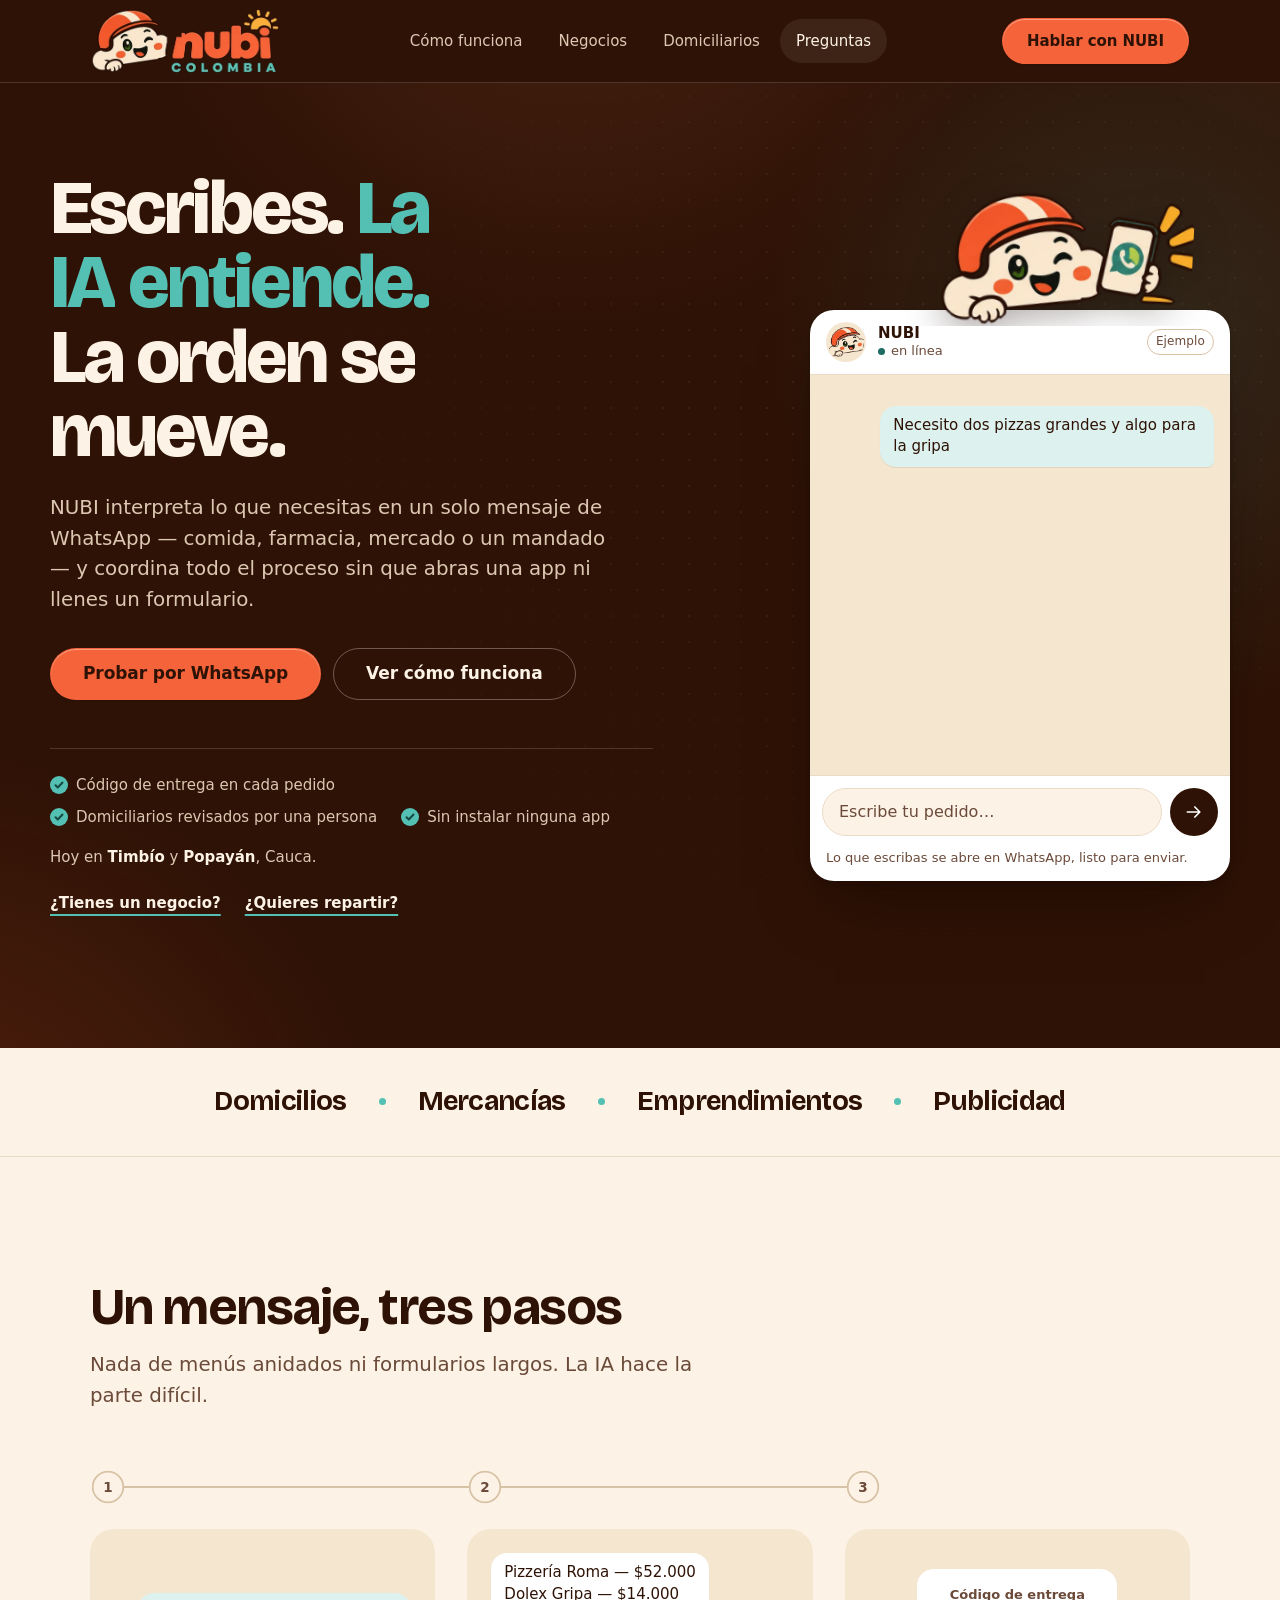
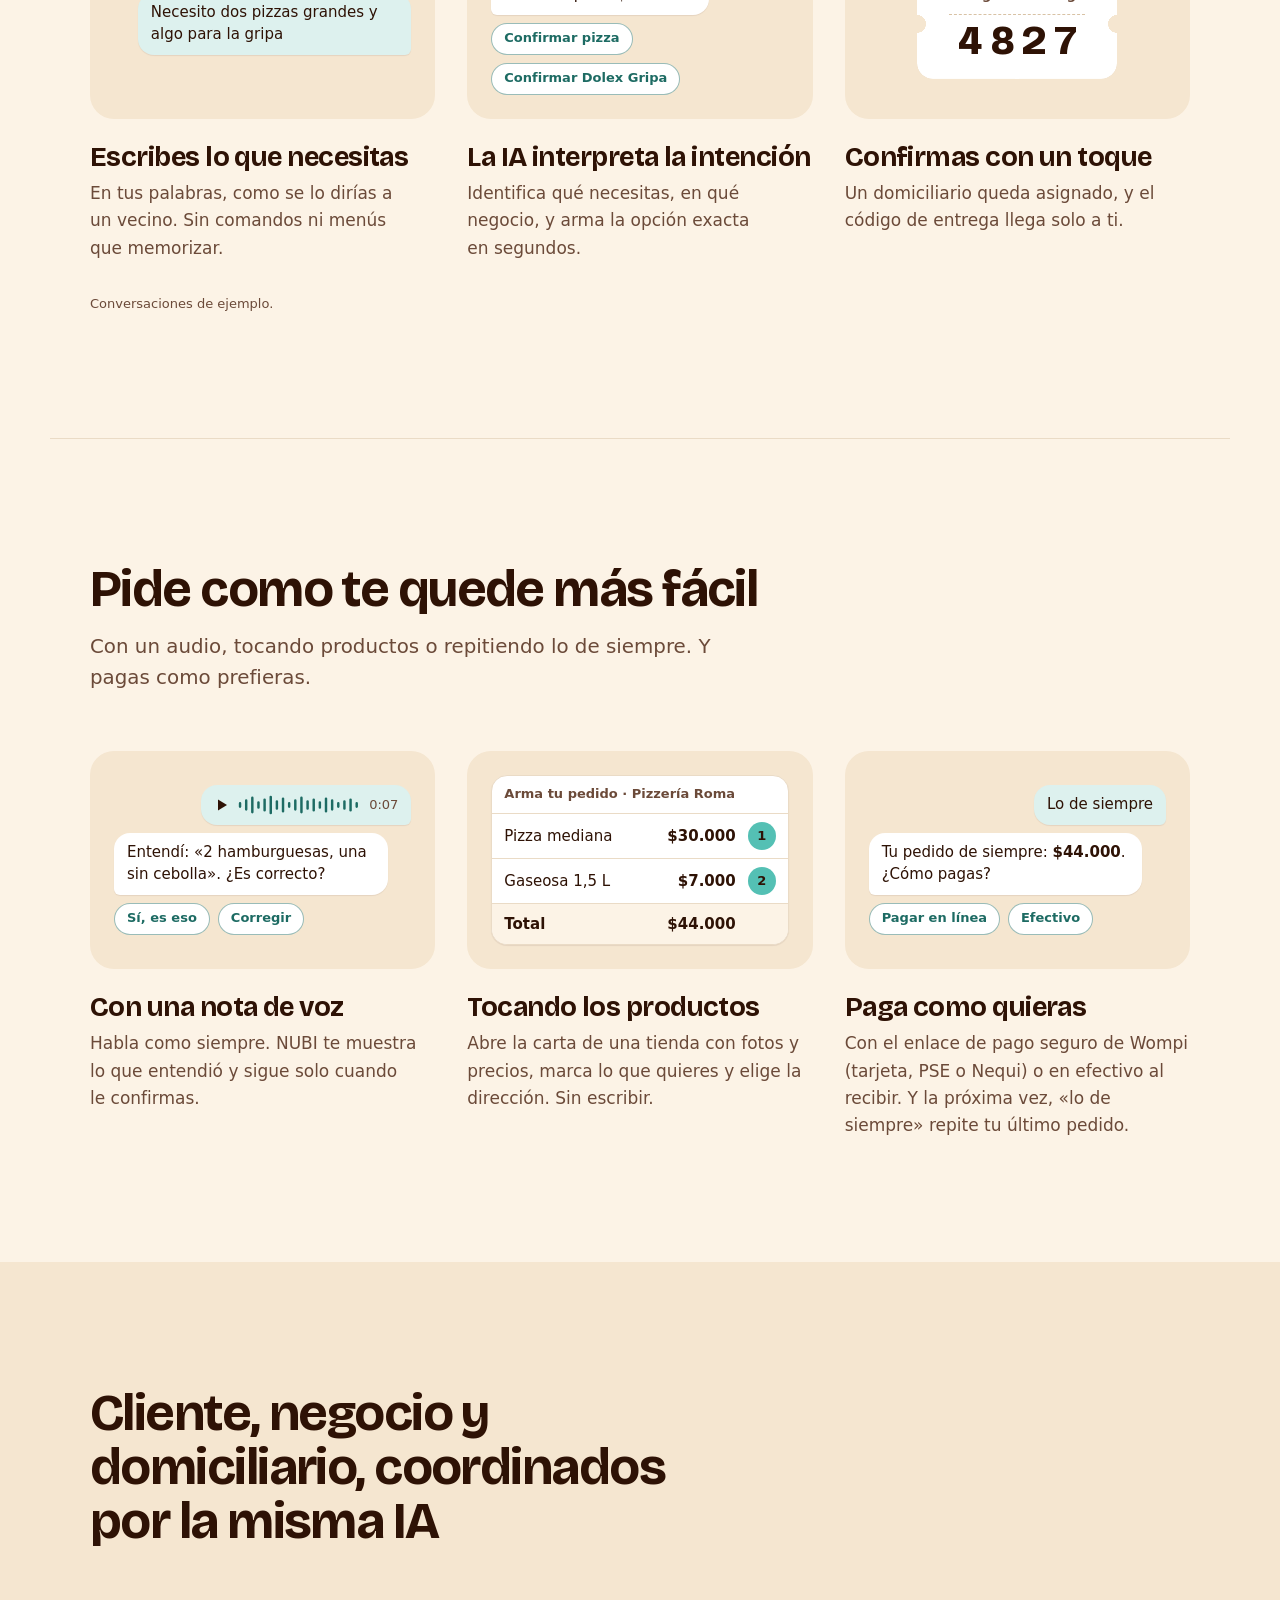
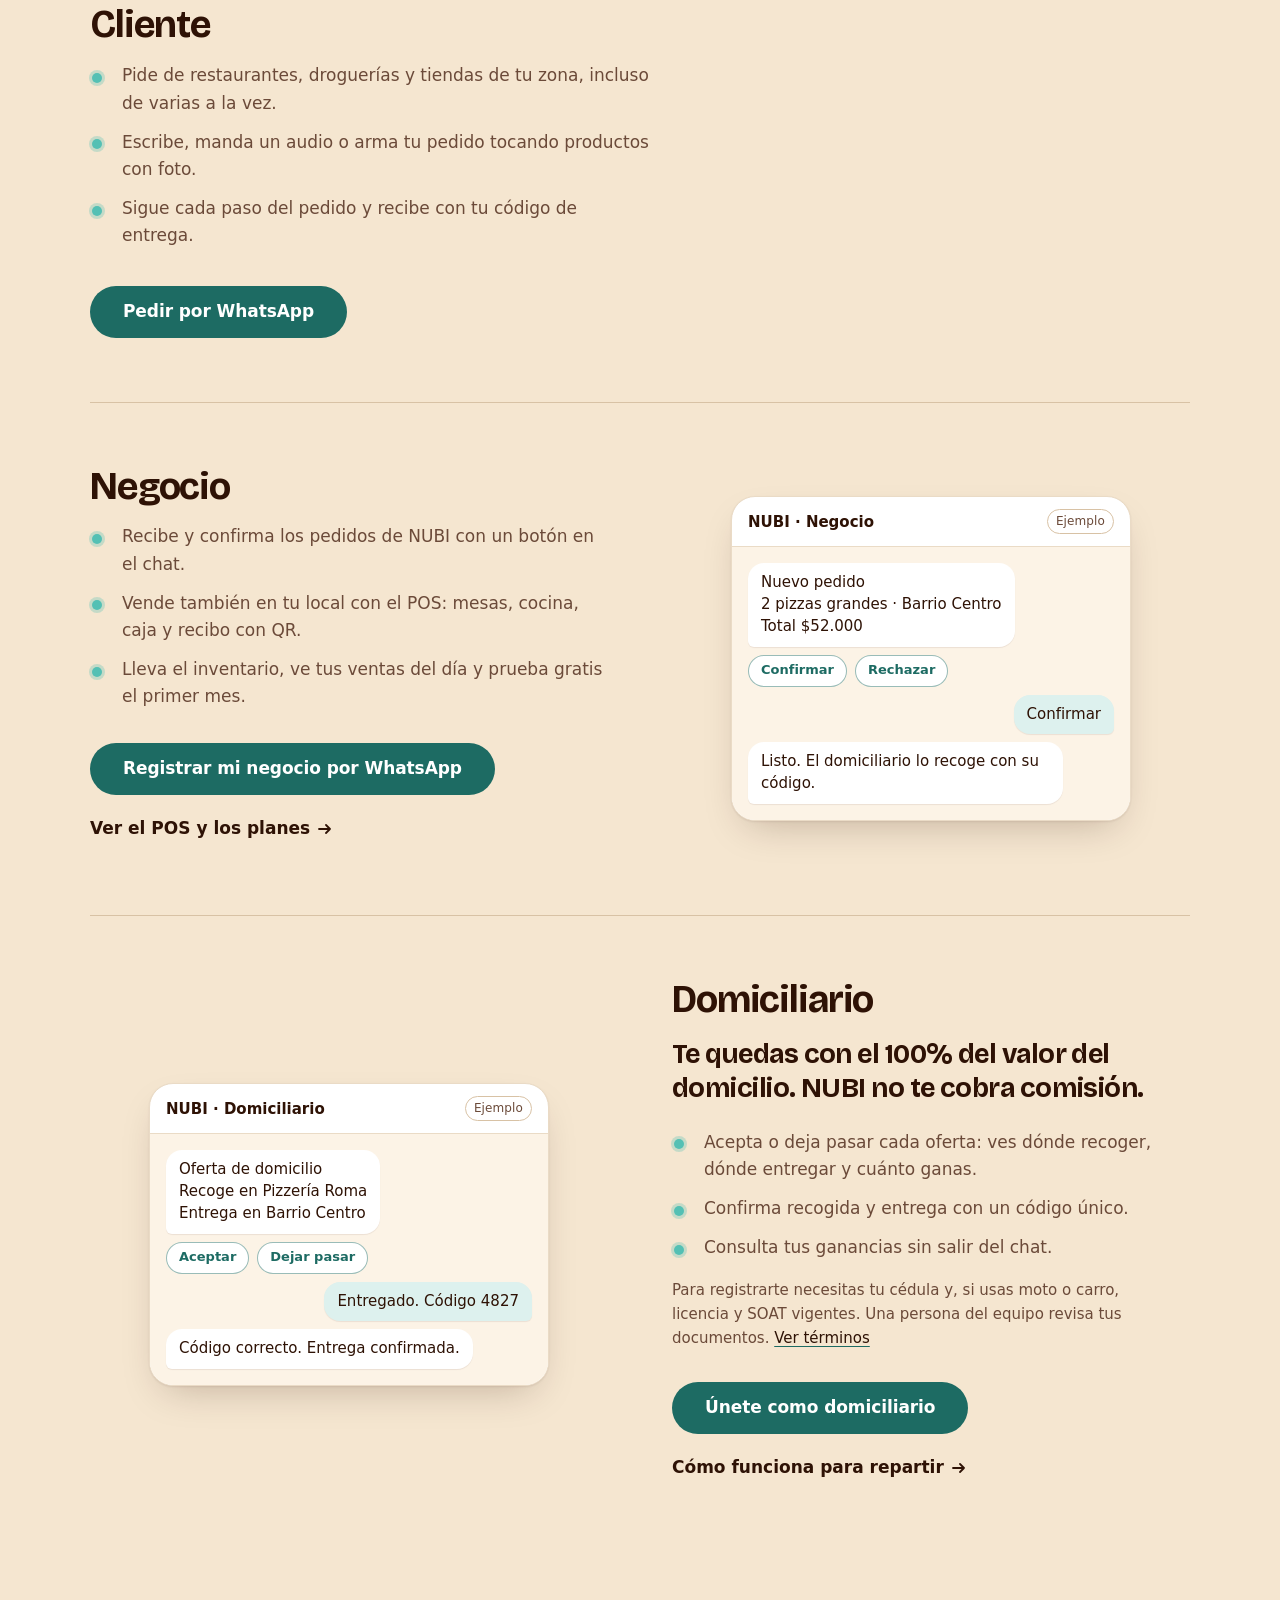
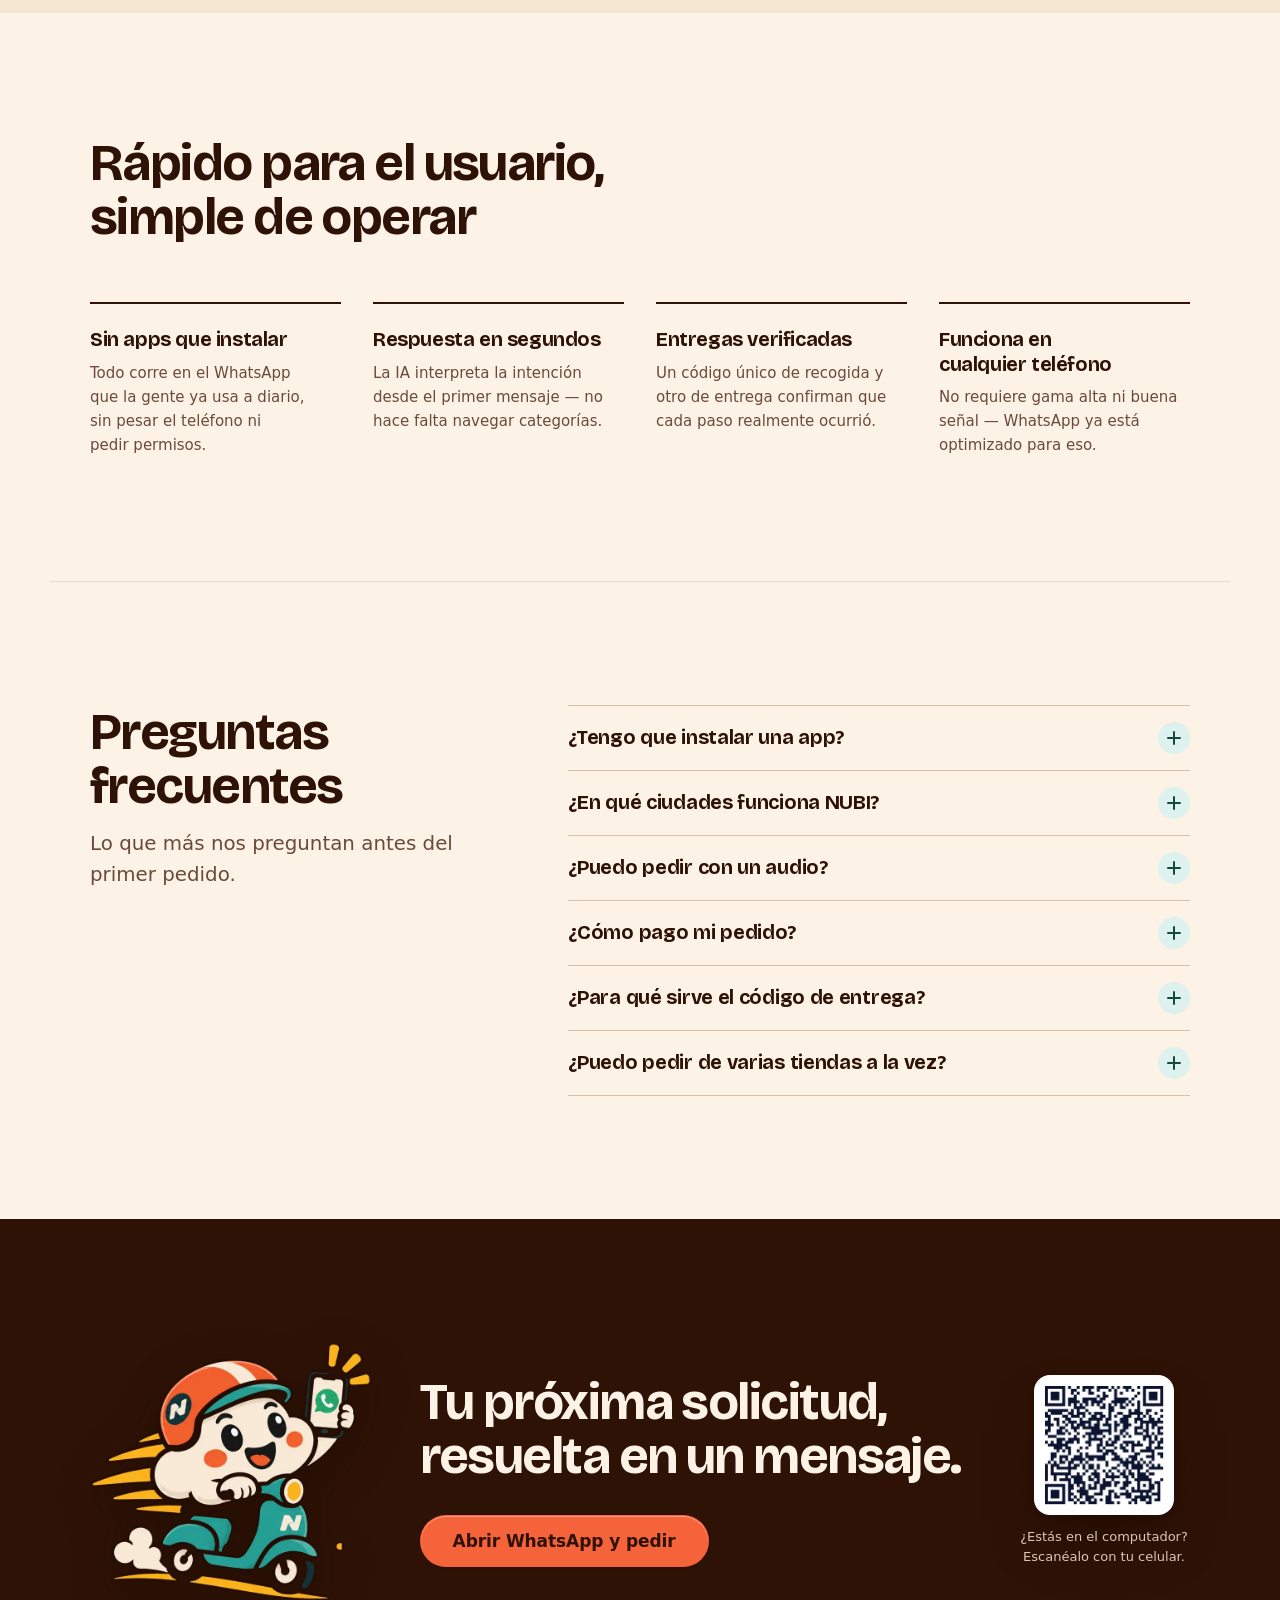
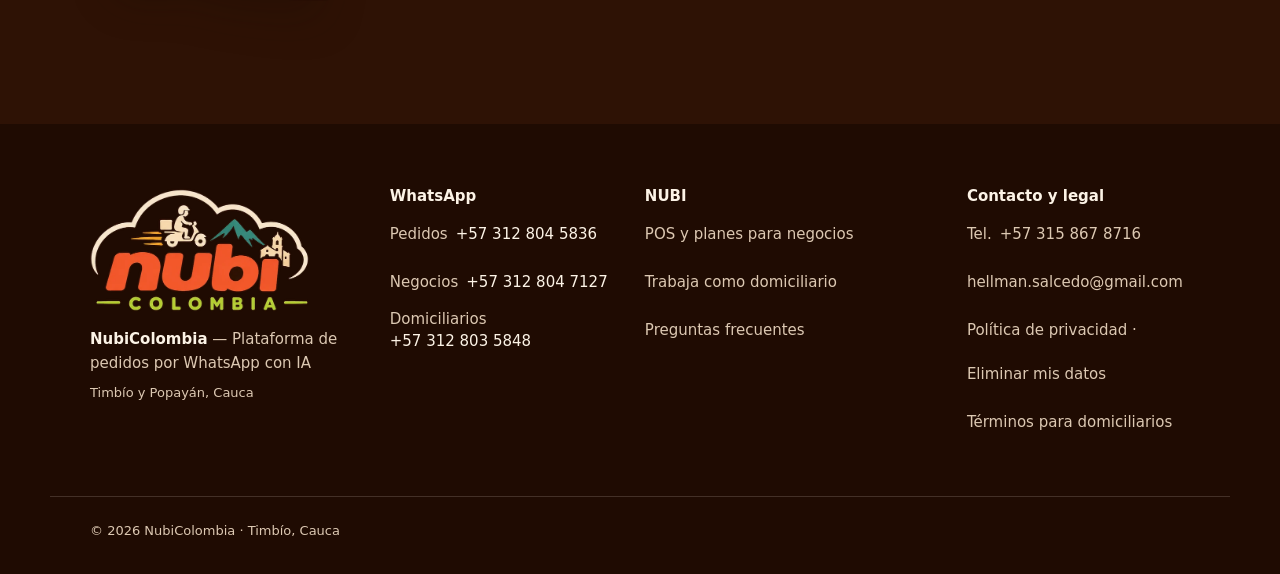
<file: index.html>
<!doctype html>
<html lang="es-CO">
<head>
  <meta charset="UTF-8" />
  <meta name="viewport" content="width=device-width, initial-scale=1.0, viewport-fit=cover" />
  <meta name="color-scheme" content="light" />
  <script>document.documentElement.classList.add("js");</script>
  <title>NUBI · Domicilios por WhatsApp en Timbío y Popayán</title>
  <meta name="description" content="Pide comida, farmacia, mercado o un mandado con un mensaje o un audio de WhatsApp. NUBI entiende, busca el negocio y te lo lleva con código de entrega. Timbío y Popayán." />
  <link rel="canonical" href="https://web.nubicolombia.com/" />
  <meta name="robots" content="index, follow, max-image-preview:large" />
  <meta name="facebook-domain-verification" content="o4zn77hr3qa62nlp1tp60ya1061qpl" />

  <meta property="og:url" content="https://web.nubicolombia.com/" />
  <meta property="og:type" content="website" />
  <meta property="og:site_name" content="NubiColombia" />
  <meta property="og:locale" content="es_CO" />
  <meta property="og:title" content="NUBI · Domicilios por WhatsApp" />
  <meta property="og:description" content="Escribes o mandas un audio, NUBI entiende y la orden se mueve. Sin instalar nada." />
  <meta property="og:image" content="https://web.nubicolombia.com/assets/og-cover.jpg" />
  <meta property="og:image:width" content="1200" />
  <meta property="og:image:height" content="630" />
  <meta property="og:image:alt" content="NUBI, pedidos por WhatsApp" />
  <meta name="twitter:card" content="summary_large_image" />
  <meta name="twitter:title" content="NUBI · Domicilios por WhatsApp" />
  <meta name="twitter:description" content="Escribes o mandas un audio, NUBI entiende y la orden se mueve. Sin instalar nada." />
  <meta name="twitter:image" content="https://web.nubicolombia.com/assets/og-cover.jpg" />

  <meta name="theme-color" content="#2E1205" />
  <!-- Backend de Nubi: de aquí sale el contenido que se edita en el admin (Sitio web) -->
  <meta name="nubi-api" content="https://api.nubicolombia.com" />
  <link rel="icon" href="assets/marca/favicon-192.png" sizes="192x192" type="image/png" />
  <link rel="icon" href="assets/favicon-32.png" sizes="32x32" type="image/png" />
  <link rel="apple-touch-icon" href="assets/apple-touch-icon.png" />

  <link rel="preload" href="assets/fonts/bricolage-grotesque-latin-v2.woff2" as="font" type="font/woff2" crossorigin />
  <link rel="stylesheet" href="styles.css" />

  <script type="application/ld+json">
  {
    "@context": "https://schema.org",
    "@graph": [
      {
        "@type": "Organization",
        "@id": "https://web.nubicolombia.com/#org",
        "name": "NubiColombia",
        "alternateName": "NUBI",
        "url": "https://web.nubicolombia.com/",
        "logo": "https://web.nubicolombia.com/assets/apple-touch-icon.png",
        "email": "hellman.salcedo@gmail.com",
        "contactPoint": [
          { "@type": "ContactPoint", "contactType": "customer service", "telephone": "+57 312 804 5836", "areaServed": "CO", "availableLanguage": "es" },
          { "@type": "ContactPoint", "contactType": "sales", "telephone": "+57 312 804 7127", "areaServed": "CO", "availableLanguage": "es" }
        ]
      },
      {
        "@type": "WebSite",
        "@id": "https://web.nubicolombia.com/#web",
        "url": "https://web.nubicolombia.com/",
        "name": "NUBI",
        "inLanguage": "es-CO",
        "publisher": { "@id": "https://web.nubicolombia.com/#org" }
      },
      {
        "@type": "LocalBusiness",
        "@id": "https://web.nubicolombia.com/#local",
        "name": "NUBI – domicilios por WhatsApp",
        "parentOrganization": { "@id": "https://web.nubicolombia.com/#org" },
        "description": "Pedidos por WhatsApp con IA: comida, farmacia, mercado y mandados, con código de entrega.",
        "url": "https://web.nubicolombia.com/",
        "image": "https://web.nubicolombia.com/assets/og-cover.jpg",
        "telephone": "+57 312 804 5836",
        "address": {
          "@type": "PostalAddress",
          "addressLocality": "Timbío",
          "addressRegion": "Cauca",
          "addressCountry": "CO"
        },
        "areaServed": [
          { "@type": "City", "name": "Timbío" },
          { "@type": "City", "name": "Popayán" }
        ]
      },
      {
        "@type": "FAQPage",
        "mainEntity": [
          { "@type": "Question", "name": "¿Tengo que instalar una app?", "acceptedAnswer": { "@type": "Answer", "text": "No. Todo pasa en WhatsApp: le escribes a NUBI al +57 312 804 5836 y listo." } },
          { "@type": "Question", "name": "¿En qué ciudades funciona NUBI?", "acceptedAnswer": { "@type": "Answer", "text": "Hoy en Timbío y Popayán, en el Cauca. Pronto llegamos a más ciudades de Colombia." } },
          { "@type": "Question", "name": "¿Puedo pedir con un audio?", "acceptedAnswer": { "@type": "Answer", "text": "Sí. Manda una nota de voz con lo que quieres. NUBI te muestra lo que entendió y sigue cuando le confirmas." } },
          { "@type": "Question", "name": "¿Cómo pago mi pedido?", "acceptedAnswer": { "@type": "Answer", "text": "En línea con el enlace de pago seguro de Wompi (tarjeta, PSE o Nequi), o en efectivo cuando la tienda lo permite." } },
          { "@type": "Question", "name": "¿Para qué sirve el código de entrega?", "acceptedAnswer": { "@type": "Answer", "text": "Es un número que te llega solo a ti. Se lo das al domiciliario cuando recibes el pedido: así queda confirmado que te llegó a ti." } },
          { "@type": "Question", "name": "¿Puedo pedir de varias tiendas a la vez?", "acceptedAnswer": { "@type": "Answer", "text": "Sí. En un mismo mensaje puedes pedir, por ejemplo, una pizza y algo de la droguería. NUBI arma el pedido con cada tienda." } }
        ]
      }
    ]
  }
  </script>
</head>
<body>
  <a class="skip-link" href="#contenido">Saltar al contenido</a>

  <nav class="site-nav" aria-label="Principal">
    <div class="nav-inner">
      <a class="logo" href="/" aria-label="NUBI, inicio">
        <img src="assets/marca/nubi-logo.webp" alt="" width="188" height="64" />
        <span class="sr-only">NUBI</span>
      </a>
      <div class="nav-links">
        <a href="#como-funciona">Cómo funciona</a>
        <a href="/negocios">Negocios</a>
        <a href="/domiciliarios">Domiciliarios</a>
        <a href="#preguntas">Preguntas</a>
      </div>
      <a class="btn btn-primary btn-small" data-wa-text="Hola, quiero saber más sobre NUBI" href="https://wa.me/573128045836?text=Hola%2C%20quiero%20saber%20m%C3%A1s%20sobre%20NUBI" target="_blank" rel="noopener" data-cms="nav.cta">Hablar con NUBI</a>
    </div>
  </nav>

  <main id="contenido" tabindex="-1">

    <header class="hero band-night">
      <div class="hero-glow" data-hero-glow aria-hidden="true"></div>
      <div class="hero-inner">
        <div class="hero-head">
          <h1 data-cms-html="hero.titleHtml">Escribes. <em>La IA entiende.</em><br>La orden se mueve.</h1>
        </div>

        <div class="hero-copy">
          <p class="hero-sub" data-cms="hero.subtitle">
            NUBI interpreta lo que necesitas en un solo mensaje de WhatsApp
            — comida, farmacia, mercado o un mandado — y coordina
            todo el proceso sin que abras una app ni llenes un formulario.
          </p>
          <div class="hero-ctas">
            <a class="btn btn-primary" data-wa-text="Hola, quiero probar NUBI" href="https://wa.me/573128045836?text=Hola%2C%20quiero%20probar%20NUBI" target="_blank" rel="noopener" data-cms="hero.ctaPrimary">Probar por WhatsApp</a>
            <a class="btn btn-ghost" href="#como-funciona" data-cms="hero.ctaSecondary">Ver cómo funciona</a>
          </div>
          <ul class="hero-proof">
            <li>Código de entrega en cada pedido</li>
            <li>Domiciliarios revisados por una persona</li>
            <li>Sin instalar ninguna app</li>
          </ul>
          <p class="hero-where">Hoy en <strong>Timbío</strong> y <strong>Popayán</strong>, Cauca.</p>
          <p class="hero-doors">
            <a href="/negocios">¿Tienes un negocio?</a>
            <a href="/domiciliarios">¿Quieres repartir?</a>
          </p>
        </div>

        <div class="hero-chat">
          <div class="bot" data-bot aria-hidden="true">
            <img class="bot-img" src="assets/marca/nubi-asoma.webp" alt="" width="280" height="150" fetchpriority="high" decoding="async" />
          </div>
          <div class="chat" aria-label="Ejemplo de conversación con NUBI">
            <div class="chat-head">
              <img src="assets/marca/nubi-cabeza.webp" alt="" width="40" height="34" />
              <div class="chat-id">
                <span class="chat-name">NUBI</span>
                <span class="chat-status" data-chat-status>en línea</span>
              </div>
              <span class="chat-tag">Ejemplo</span>
            </div>
            <div class="chat-body" data-chat-log role="log" aria-live="polite">
              <div class="msg bubble in" data-msg>Necesito dos pizzas grandes y algo para la gripa</div>
              <div class="msg bubble out" data-msg>
                Encontré esto cerca de ti:<br />
                Pizzería Roma — $52.000<br />
                Dolex Gripa en Droguería Central — $14.000
              </div>
              <div class="msg option-row msg-extra" data-msg aria-hidden="true">
                <span class="option">Confirmar pizza</span>
                <span class="option">Confirmar Dolex Gripa</span>
              </div>
              <div class="msg bubble in msg-extra" data-msg>Confirmo las dos</div>
              <div class="msg bubble out" data-msg>
                Domiciliario asignado. Tu código de entrega es <b class="code-inline">4827</b>: dáselo solo a quien te entregue.
                <span class="ticks" data-ticks aria-hidden="true">
                  <svg viewBox="0 0 18 12" class="tick tick-1"><path d="M1 6l4 4L13 2" /></svg>
                  <svg viewBox="0 0 18 12" class="tick tick-2"><path d="M5 6l4 4L17 2" /></svg>
                </span>
              </div>
            </div>
            <form class="chat-form" data-chat-form action="https://wa.me/573128045836" method="get" target="_blank" rel="noopener">
              <label class="sr-only" for="chat-text">Escribe tu pedido para enviarlo por WhatsApp</label>
              <input id="chat-text" name="text" type="text" class="chat-input" data-chat-input placeholder="Escribe tu pedido…" autocomplete="off" enterkeyhint="send" required />
              <button type="submit" class="chat-send" aria-label="Enviar por WhatsApp">
                <svg viewBox="0 0 24 24" fill="none" stroke="currentColor" stroke-width="2" stroke-linecap="round" stroke-linejoin="round" aria-hidden="true"><path d="M4 12h15M13 6l6 6-6 6" /></svg>
              </button>
            </form>
            <p class="chat-hint">Lo que escribas se abre en WhatsApp, listo para enviar.</p>
          </div>
        </div>
      </div>
    </header>

    <div class="services" aria-label="Servicios de NUBI">
      <p class="services-track" data-cms-marquee>
        <span>Domicilios</span><i></i><span>Mercancías</span><i></i><span>Emprendimientos</span><i></i><span>Publicidad</span><i></i>
        <span class="marquee-dup" aria-hidden="true"><span>Domicilios</span><i></i><span>Mercancías</span><i></i><span>Emprendimientos</span><i></i><span>Publicidad</span><i></i></span>
      </p>
    </div>

    <section id="como-funciona" class="section" aria-labelledby="how-title">
      <div class="wrap">
        <div class="section-head">
          <h2 id="how-title" data-cms="how.title">Un mensaje, tres pasos</h2>
          <p data-cms="how.subtitle">Nada de menús anidados ni formularios largos. La IA hace la parte difícil.</p>
        </div>

        <div class="steps-rail" aria-hidden="true">
          <span class="rail-line"><span class="rail-fill"></span></span>
          <span class="rail-node n1">1</span><span class="rail-node n2">2</span><span class="rail-node n3">3</span>
        </div>
        <ol class="steps">
          <li class="step">
            <div class="moment" aria-hidden="true">
              <div class="bubble in">Necesito dos pizzas grandes y algo para la gripa</div>
            </div>
            <h3 data-cms="how.steps.0.title">Escribes lo que necesitas</h3>
            <p data-cms="how.steps.0.text">En tus palabras, como se lo dirías a un vecino. Sin comandos ni menús que memorizar.</p>
          </li>
          <li class="step">
            <div class="moment" aria-hidden="true">
              <div class="bubble out">Pizzería Roma — $52.000<br />Dolex Gripa — $14.000</div>
              <div class="option-row"><span class="option">Confirmar pizza</span><span class="option">Confirmar Dolex Gripa</span></div>
            </div>
            <h3 data-cms="how.steps.1.title">La IA interpreta la intención</h3>
            <p data-cms="how.steps.1.text">Identifica qué necesitas, en qué negocio, y arma la opción exacta en segundos.</p>
          </li>
          <li class="step">
            <div class="moment moment-code" aria-hidden="true">
              <div class="ticket">
                <span class="ticket-label">Código de entrega</span>
                <span class="ticket-code">4827</span>
              </div>
            </div>
            <h3 data-cms="how.steps.2.title">Confirmas con un toque</h3>
            <p data-cms="how.steps.2.text">Un domiciliario queda asignado, y el código de entrega llega solo a ti.</p>
          </li>
        </ol>
        <p class="steps-note">Conversaciones de ejemplo.</p>
      </div>
    </section>

    <section id="pedir" class="section section-ways" aria-labelledby="ways-title">
      <div class="wrap">
        <div class="section-head">
          <h2 id="ways-title">Pide como te quede más fácil</h2>
          <p>Con un audio, tocando productos o repitiendo lo de siempre. Y pagas como prefieras.</p>
        </div>

        <div class="ways">
          <article class="way">
            <div class="moment" aria-hidden="true">
              <div class="bubble in voice">
                <svg class="voice-play" viewBox="0 0 16 16"><path d="M4 2.5v11l9-5.5z" /></svg>
                <svg class="voice-wave" viewBox="0 0 120 24" preserveAspectRatio="none"><path d="M2 10v4M8 7v10M14 4v16M20 9v6M26 6v12M32 3v18M38 8v8M44 5v14M50 10v4M56 7v10M62 4v16M68 8v8M74 6v12M80 9v6M86 5v14M92 7v10M98 10v4M104 8v8M110 6v12M116 10v4" /></svg>
                <span class="voice-time">0:07</span>
              </div>
              <div class="bubble out">Entendí: «2 hamburguesas, una sin cebolla». ¿Es correcto?</div>
              <div class="option-row"><span class="option">Sí, es eso</span><span class="option">Corregir</span></div>
            </div>
            <h3>Con una nota de voz</h3>
            <p>Habla como siempre. NUBI te muestra lo que entendió y sigue solo cuando le confirmas.</p>
          </article>

          <article class="way">
            <div class="moment" aria-hidden="true">
              <div class="pick">
                <div class="pick-head">Arma tu pedido · Pizzería Roma</div>
                <div class="pick-row"><span>Pizza mediana</span><b>$30.000</b><span class="pick-qty">1</span></div>
                <div class="pick-row"><span>Gaseosa 1,5 L</span><b>$7.000</b><span class="pick-qty">2</span></div>
                <div class="pick-row total"><span>Total</span><b>$44.000</b><span></span></div>
              </div>
            </div>
            <h3>Tocando los productos</h3>
            <p>Abre la carta de una tienda con fotos y precios, marca lo que quieres y elige la dirección. Sin escribir.</p>
          </article>

          <article class="way">
            <div class="moment" aria-hidden="true">
              <div class="bubble in">Lo de siempre</div>
              <div class="bubble out">Tu pedido de siempre: <b>$44.000</b>. ¿Cómo pagas?</div>
              <div class="option-row"><span class="option">Pagar en línea</span><span class="option">Efectivo</span></div>
            </div>
            <h3>Paga como quieras</h3>
            <p>Con el enlace de pago seguro de Wompi (tarjeta, PSE o Nequi) o en efectivo al recibir. Y la próxima vez, «lo de siempre» repite tu último pedido.</p>
          </article>
        </div>
      </div>
    </section>

    <section id="roles" class="section section-roles" aria-labelledby="roles-title">
      <div class="wrap">
        <div class="section-head">
          <h2 id="roles-title" data-cms="roles.title">Cliente, negocio y domiciliario, coordinados por la misma IA</h2>
        </div>

        <article class="role role-client">
          <div class="role-copy">
            <h3 data-cms="roles.cards.0.title">Cliente</h3>
            <ul class="role-list" data-cms-list="roles.cards.0.items">
              <li>Pide de restaurantes, droguerías y tiendas de tu zona, incluso de varias a la vez.</li>
              <li>Escribe, manda un audio o arma tu pedido tocando productos con foto.</li>
              <li>Sigue cada paso del pedido y recibe con tu código de entrega.</li>
            </ul>
          </div>
          <a class="btn btn-dark" data-wa-text="Hola, quiero pedir algo" href="https://wa.me/573128045836?text=Hola%2C%20quiero%20pedir%20algo" target="_blank" rel="noopener" data-cms="roles.cards.0.cta">Pedir por WhatsApp</a>
        </article>

        <article id="negocios" class="role role-split">
          <div class="role-copy">
            <h3 data-cms="roles.cards.1.title">Negocio</h3>
            <ul class="role-list" data-cms-list="roles.cards.1.items">
              <li>Recibe y confirma los pedidos de NUBI con un botón en el chat.</li>
              <li>Vende también en tu local con el POS: mesas, cocina, caja y recibo con QR.</li>
              <li>Lleva el inventario, ve tus ventas del día y prueba gratis el primer mes.</li>
            </ul>
            <div class="role-actions">
              <a class="btn btn-dark" data-wa-text="Hola, quiero registrar mi negocio en NUBI" data-wa-channel="negocios" href="https://wa.me/573128047127?text=Hola%2C%20quiero%20registrar%20mi%20negocio%20en%20NUBI" target="_blank" rel="noopener" data-cms="roles.cards.1.cta">Registrar mi negocio por WhatsApp</a>
              <a class="link-more" href="/negocios">Ver el POS y los planes</a>
            </div>
          </div>
          <div class="role-screen" aria-hidden="true">
            <div class="screen">
              <div class="screen-head">NUBI · Negocio <span class="chat-tag">Ejemplo</span></div>
              <div class="screen-body">
                <div class="bubble out">Nuevo pedido<br />2 pizzas grandes · Barrio Centro<br />Total $52.000</div>
                <div class="option-row"><span class="option">Confirmar</span><span class="option">Rechazar</span></div>
                <div class="bubble in">Confirmar</div>
                <div class="bubble out">Listo. El domiciliario lo recoge con su código.</div>
              </div>
            </div>
          </div>
        </article>

        <article id="domiciliarios" class="role role-split role-flip">
          <div class="role-copy">
            <h3 data-cms="roles.cards.2.title">Domiciliario</h3>
            <p class="role-fact">Te quedas con el 100% del valor del domicilio. NUBI no te cobra comisión.</p>
            <ul class="role-list" data-cms-list="roles.cards.2.items">
              <li>Acepta o deja pasar cada oferta: ves dónde recoger, dónde entregar y cuánto ganas.</li>
              <li>Confirma recogida y entrega con un código único.</li>
              <li>Consulta tus ganancias sin salir del chat.</li>
            </ul>
            <p class="role-note">Para registrarte necesitas tu cédula y, si usas moto o carro, licencia y SOAT vigentes. Una persona del equipo revisa tus documentos. <a href="/terminos-domiciliarios">Ver términos</a></p>
            <div class="role-actions">
              <a class="btn btn-dark" data-wa-text="Hola, quiero ser domiciliario en NUBI" data-wa-channel="domiciliarios" href="https://wa.me/573128035848?text=Hola%2C%20quiero%20ser%20domiciliario%20en%20NUBI" target="_blank" rel="noopener" data-cms="roles.cards.2.cta">Únete como domiciliario</a>
              <a class="link-more" href="/domiciliarios">Cómo funciona para repartir</a>
            </div>
          </div>
          <div class="role-screen" aria-hidden="true">
            <div class="screen">
              <div class="screen-head">NUBI · Domiciliario <span class="chat-tag">Ejemplo</span></div>
              <div class="screen-body">
                <div class="bubble out">Oferta de domicilio<br />Recoge en Pizzería Roma<br />Entrega en Barrio Centro</div>
                <div class="option-row"><span class="option">Aceptar</span><span class="option">Dejar pasar</span></div>
                <div class="bubble in">Entregado. Código 4827</div>
                <div class="bubble out">Código correcto. Entrega confirmada.</div>
              </div>
            </div>
          </div>
        </article>
      </div>
    </section>

    <section id="por-que" class="section" aria-labelledby="why-title">
      <div class="wrap">
        <div class="section-head">
          <h2 id="why-title" data-cms="why.title">Rápido para el usuario, simple de operar</h2>
        </div>

        <div class="why-grid" data-cms-why>
          <div class="why-item">
            <h3 data-cms="why.items.0.title">Sin apps que instalar</h3>
            <p data-cms="why.items.0.text">Todo corre en el WhatsApp que la gente ya usa a diario, sin pesar el teléfono ni pedir permisos.</p>
          </div>
          <div class="why-item">
            <h3 data-cms="why.items.1.title">Respuesta en segundos</h3>
            <p data-cms="why.items.1.text">La IA interpreta la intención desde el primer mensaje — no hace falta navegar categorías.</p>
          </div>
          <div class="why-item">
            <h3 data-cms="why.items.2.title">Entregas verificadas</h3>
            <p data-cms="why.items.2.text">Un código único de recogida y otro de entrega confirman que cada paso realmente ocurrió.</p>
          </div>
          <div class="why-item">
            <h3 data-cms="why.items.3.title">Funciona en cualquier teléfono</h3>
            <p data-cms="why.items.3.text">No requiere gama alta ni buena señal — WhatsApp ya está optimizado para eso.</p>
          </div>
        </div>
      </div>
    </section>

    <section id="preguntas" class="section section-faq" aria-labelledby="faq-title">
      <div class="wrap faq-wrap">
        <div class="section-head">
          <h2 id="faq-title">Preguntas frecuentes</h2>
          <p>Lo que más nos preguntan antes del primer pedido.</p>
        </div>
        <div class="faq">
          <details>
            <summary>¿Tengo que instalar una app?</summary>
            <p>No. Todo pasa en WhatsApp: le escribes a NUBI al +57 312 804 5836 y listo.</p>
          </details>
          <details>
            <summary>¿En qué ciudades funciona NUBI?</summary>
            <p>Hoy en Timbío y Popayán, en el Cauca. Pronto llegamos a más ciudades de Colombia.</p>
          </details>
          <details>
            <summary>¿Puedo pedir con un audio?</summary>
            <p>Sí. Manda una nota de voz con lo que quieres. NUBI te muestra lo que entendió y sigue cuando le confirmas.</p>
          </details>
          <details>
            <summary>¿Cómo pago mi pedido?</summary>
            <p>En línea con el enlace de pago seguro de Wompi (tarjeta, PSE o Nequi), o en efectivo cuando la tienda lo permite.</p>
          </details>
          <details>
            <summary>¿Para qué sirve el código de entrega?</summary>
            <p>Es un número que te llega solo a ti. Se lo das al domiciliario cuando recibes el pedido: así queda confirmado que te llegó a ti.</p>
          </details>
          <details>
            <summary>¿Puedo pedir de varias tiendas a la vez?</summary>
            <p>Sí. En un mismo mensaje puedes pedir, por ejemplo, una pizza y algo de la droguería. NUBI arma el pedido con cada tienda.</p>
          </details>
        </div>
      </div>
    </section>

    <section class="closing band-night" aria-labelledby="close-title">
      <div class="wrap closing-inner">
        <img class="closing-mascot" src="assets/marca/nubi-moto-celular.webp" alt="" width="340" height="312" loading="lazy" decoding="async" />
        <div class="closing-copy">
          <h2 id="close-title" data-cms="finalCta.title">Tu próxima solicitud, resuelta en un mensaje.</h2>
          <a class="btn btn-primary" data-wa-text="Hola, quiero probar NUBI" href="https://wa.me/573128045836?text=Hola%2C%20quiero%20probar%20NUBI" target="_blank" rel="noopener" data-cms="finalCta.button">Abrir WhatsApp y pedir</a>
        </div>
        <figure class="closing-qr">
          <img src="assets/qr-nubi-pedidos.png" alt="Código QR para pedir por WhatsApp" width="132" height="132" loading="lazy" decoding="async" />
          <figcaption>¿Estás en el computador? Escanéalo con tu celular.</figcaption>
        </figure>
      </div>
    </section>

  </main>

  <footer class="site-footer">
    <div class="wrap footer-grid">
      <div class="footer-brand">
        <a class="logo" href="/" aria-label="NUBI, inicio">
          <img src="assets/marca/nubi-timbio.webp" alt="" width="220" height="125" loading="lazy" decoding="async" />
          <span class="sr-only">NUBI</span>
        </a>
        <p><strong>NubiColombia</strong> — <span data-cms="contact.tagline">Plataforma de pedidos por WhatsApp con IA</span></p>
        <p class="footer-where">Timbío y Popayán, Cauca</p>
      </div>

      <div class="footer-col">
        <h2 class="footer-title">WhatsApp</h2>
        <ul>
          <li><a data-wa-text="Hola, quiero pedir algo" href="https://wa.me/573128045836?text=Hola%2C%20quiero%20pedir%20algo" target="_blank" rel="noopener">Pedidos <span data-wa-display="pedidos">+57 312 804 5836</span></a></li>
          <li><a data-wa-text="Hola, quiero registrar mi negocio en NUBI" data-wa-channel="negocios" href="https://wa.me/573128047127?text=Hola%2C%20quiero%20registrar%20mi%20negocio%20en%20NUBI" target="_blank" rel="noopener">Negocios <span data-wa-display="negocios">+57 312 804 7127</span></a></li>
          <li><a data-wa-text="Hola, quiero ser domiciliario en NUBI" data-wa-channel="domiciliarios" href="https://wa.me/573128035848?text=Hola%2C%20quiero%20ser%20domiciliario%20en%20NUBI" target="_blank" rel="noopener">Domiciliarios <span data-wa-display="domiciliarios">+57 312 803 5848</span></a></li>
        </ul>
      </div>

      <div class="footer-col">
        <h2 class="footer-title">NUBI</h2>
        <ul>
          <li><a href="/negocios">POS y planes para negocios</a></li>
          <li><a href="/domiciliarios">Trabaja como domiciliario</a></li>
          <li><a href="/#preguntas">Preguntas frecuentes</a></li>
        </ul>
      </div>

      <div class="footer-col">
        <h2 class="footer-title">Contacto y legal</h2>
        <ul>
          <li><a href="tel:+573158678716" data-contact-phone>Tel. <span data-cms="contact.phone">+57 315 867 8716</span></a></li>
          <li><a href="mailto:hellman.salcedo@gmail.com" data-contact-email data-cms="contact.email">hellman.salcedo@gmail.com</a></li>
          <li><a href="/privacidad">Política de privacidad</a> · <a href="/privacidad#eliminacion">Eliminar mis datos</a></li>
          <li><a href="/terminos-domiciliarios">Términos para domiciliarios</a></li>
        </ul>
      </div>
    </div>
    <div class="wrap footer-base">© 2026 NubiColombia · Timbío, Cauca</div>
  </footer>

  <script src="script.js" defer></script>
</body>
</html>
</file>
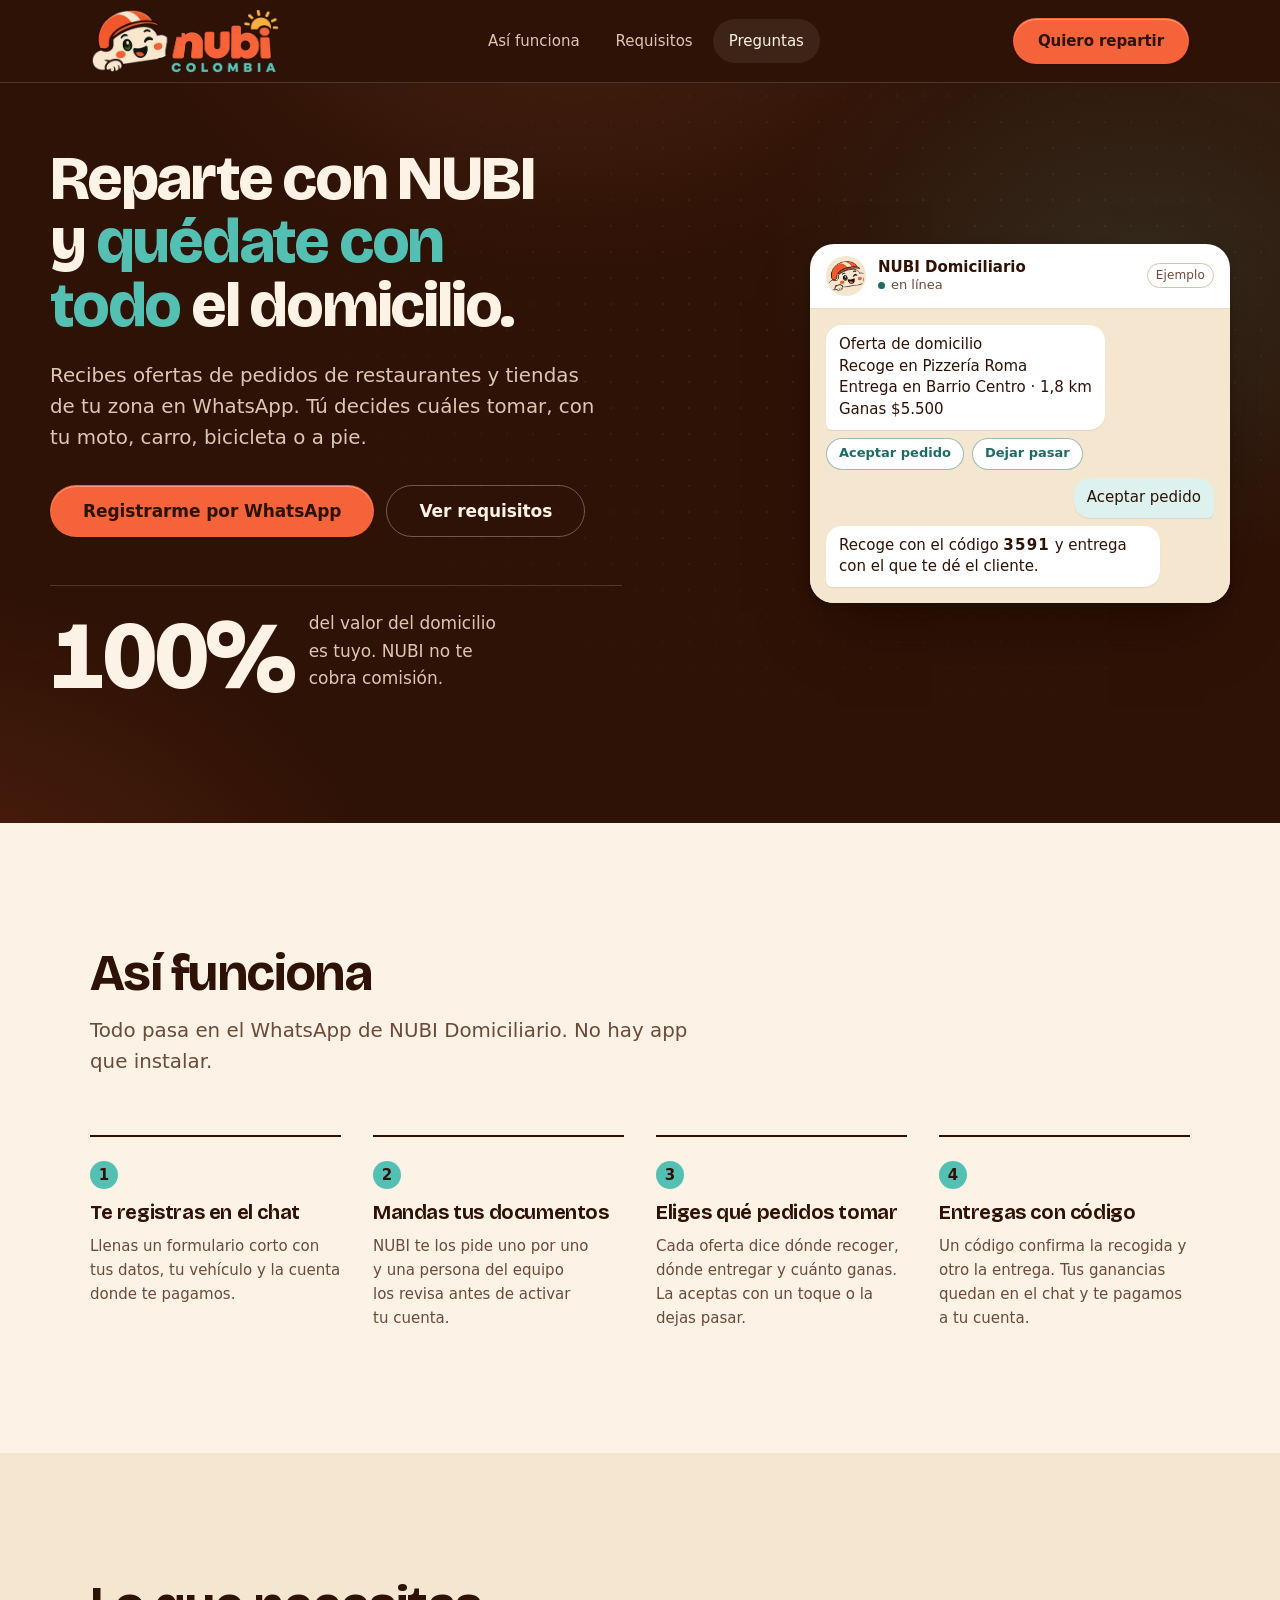
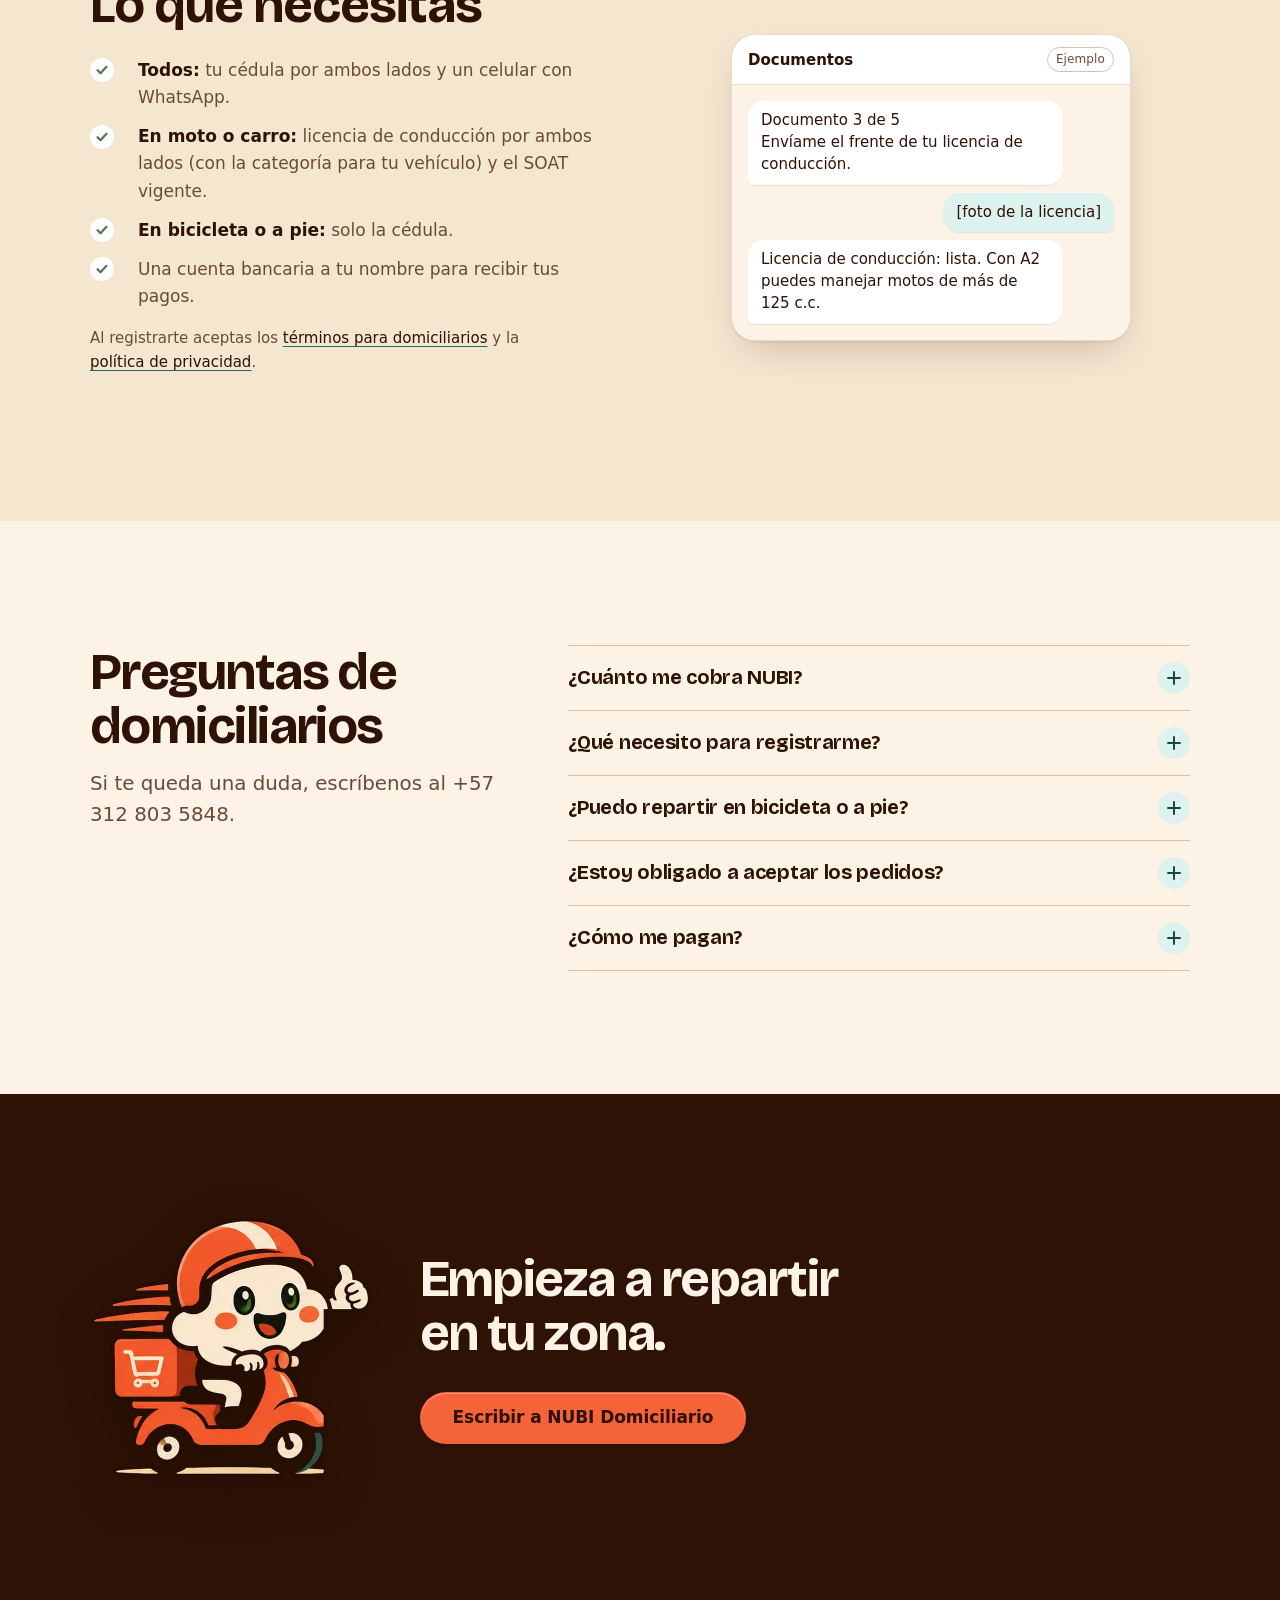
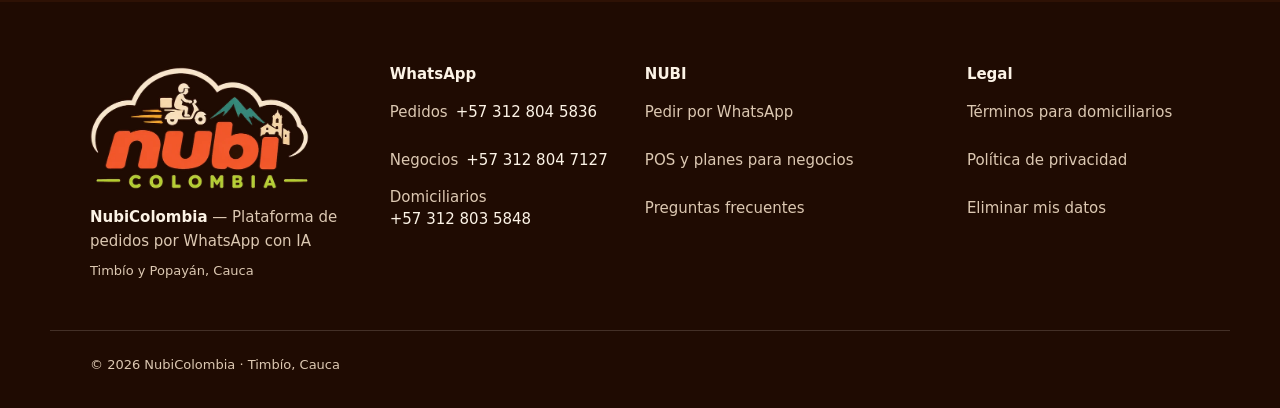
<file: domiciliarios.html>
<!doctype html>
<html lang="es-CO">
<head>
  <meta charset="UTF-8" />
  <meta name="viewport" content="width=device-width, initial-scale=1.0, viewport-fit=cover" />
  <meta name="color-scheme" content="light" />
  <script>document.documentElement.classList.add("js");</script>
  <title>Trabaja como domiciliario en Timbío y Popayán · NUBI</title>
  <meta name="description" content="Reparte con tu moto, carro, bicicleta o a pie y quédate con el 100% del domicilio: NUBI no cobra comisión. Te registras por WhatsApp y eliges qué pedidos tomar." />
  <link rel="canonical" href="https://web.nubicolombia.com/domiciliarios" />
  <meta name="robots" content="index, follow, max-image-preview:large" />

  <meta property="og:url" content="https://web.nubicolombia.com/domiciliarios" />
  <meta property="og:type" content="website" />
  <meta property="og:site_name" content="NubiColombia" />
  <meta property="og:locale" content="es_CO" />
  <meta property="og:title" content="Reparte con NUBI y quédate con el 100% del domicilio" />
  <meta property="og:description" content="Sin comisión. Te registras por WhatsApp y eliges qué pedidos tomar." />
  <meta property="og:image" content="https://web.nubicolombia.com/assets/og-cover.jpg" />
  <meta property="og:image:width" content="1200" />
  <meta property="og:image:height" content="630" />
  <meta name="twitter:card" content="summary_large_image" />
  <meta name="twitter:title" content="Reparte con NUBI" />
  <meta name="twitter:description" content="Quédate con el 100% del domicilio. Sin comisión." />
  <meta name="twitter:image" content="https://web.nubicolombia.com/assets/og-cover.jpg" />

  <meta name="theme-color" content="#2E1205" />
  <meta name="nubi-api" content="https://api.nubicolombia.com" />
  <link rel="icon" href="assets/marca/favicon-192.png" sizes="192x192" type="image/png" />
  <link rel="icon" href="assets/favicon-32.png" sizes="32x32" type="image/png" />
  <link rel="apple-touch-icon" href="assets/apple-touch-icon.png" />
  <link rel="preload" href="assets/fonts/bricolage-grotesque-latin-v2.woff2" as="font" type="font/woff2" crossorigin />
  <link rel="stylesheet" href="styles.css" />

  <script type="application/ld+json">
  {
    "@context": "https://schema.org",
    "@graph": [
      {
        "@type": "BreadcrumbList",
        "itemListElement": [
          { "@type": "ListItem", "position": 1, "name": "Inicio", "item": "https://web.nubicolombia.com/" },
          { "@type": "ListItem", "position": 2, "name": "Domiciliarios", "item": "https://web.nubicolombia.com/domiciliarios" }
        ]
      },
      {
        "@type": "FAQPage",
        "mainEntity": [
          { "@type": "Question", "name": "¿Cuánto me cobra NUBI?", "acceptedAnswer": { "@type": "Answer", "text": "Nada. Te quedas con el 100% del valor del domicilio; NUBI no te cobra comisión." } },
          { "@type": "Question", "name": "¿Qué necesito para registrarme?", "acceptedAnswer": { "@type": "Answer", "text": "Tu cédula por ambos lados. Si repartes en moto o carro, también tu licencia de conducción por ambos lados y el SOAT vigente. Una persona del equipo revisa tus documentos antes de activar tu cuenta." } },
          { "@type": "Question", "name": "¿Puedo repartir en bicicleta o a pie?", "acceptedAnswer": { "@type": "Answer", "text": "Sí. En bicicleta o a pie solo necesitas tu cédula." } },
          { "@type": "Question", "name": "¿Estoy obligado a aceptar los pedidos?", "acceptedAnswer": { "@type": "Answer", "text": "No. Cada oferta te muestra dónde recoger, dónde entregar y cuánto ganas, y tú decides si la tomas o la dejas pasar." } },
          { "@type": "Question", "name": "¿Cómo me pagan?", "acceptedAnswer": { "@type": "Answer", "text": "Ves tus ganancias en el chat y te pagamos a la cuenta bancaria que registras, que confirmas tú mismo por WhatsApp." } }
        ]
      }
    ]
  }
  </script>
</head>
<body>
  <a class="skip-link" href="#contenido">Saltar al contenido</a>

  <nav class="site-nav" aria-label="Principal">
    <div class="nav-inner">
      <a class="logo" href="/" aria-label="NUBI, inicio">
        <img src="assets/marca/nubi-logo.webp" alt="" width="188" height="64" />
        <span class="sr-only">NUBI</span>
      </a>
      <div class="nav-links">
        <a href="#asi-funciona">Así funciona</a>
        <a href="#requisitos">Requisitos</a>
        <a href="#preguntas">Preguntas</a>
      </div>
      <a class="btn btn-primary btn-small" data-wa-text="Hola, quiero ser domiciliario en NUBI" data-wa-channel="domiciliarios" href="https://wa.me/573128035848?text=Hola%2C%20quiero%20ser%20domiciliario%20en%20NUBI" target="_blank" rel="noopener">Quiero repartir</a>
    </div>
  </nav>

  <main id="contenido" tabindex="-1">

    <header class="page-hero band-night">
      <div class="page-hero-inner">
        <div>
          <h1>Reparte con NUBI y <em>quédate con todo</em> el domicilio.</h1>
          <p class="hero-sub">Recibes ofertas de pedidos de restaurantes y tiendas de tu zona en WhatsApp. Tú decides cuáles tomar, con tu moto, carro, bicicleta o a pie.</p>
          <div class="hero-ctas">
            <a class="btn btn-primary" data-wa-text="Hola, quiero ser domiciliario en NUBI" data-wa-channel="domiciliarios" href="https://wa.me/573128035848?text=Hola%2C%20quiero%20ser%20domiciliario%20en%20NUBI" target="_blank" rel="noopener">Registrarme por WhatsApp</a>
            <a class="btn btn-ghost" href="#requisitos">Ver requisitos</a>
          </div>
          <div class="big-fact-wrap" style="margin-top: var(--s-7)">
            <span class="big-fact">100%</span>
            <p>del valor del domicilio es tuyo. NUBI no te cobra comisión.</p>
          </div>
        </div>
        <div aria-hidden="true">
          <div class="chat">
            <div class="chat-head">
              <img src="assets/marca/nubi-cabeza.webp" alt="" width="40" height="34" />
              <div class="chat-id"><span class="chat-name">NUBI Domiciliario</span><span class="chat-status">en línea</span></div>
              <span class="chat-tag">Ejemplo</span>
            </div>
            <div class="screen-body">
              <div class="bubble out">Oferta de domicilio<br />Recoge en Pizzería Roma<br />Entrega en Barrio Centro · 1,8 km<br />Ganas $5.500</div>
              <div class="option-row"><span class="option">Aceptar pedido</span><span class="option">Dejar pasar</span></div>
              <div class="bubble in">Aceptar pedido</div>
              <div class="bubble out">Recoge con el código <b class="code-inline">3591</b> y entrega con el que te dé el cliente.</div>
            </div>
          </div>
        </div>
      </div>
    </header>

    <section id="asi-funciona" class="section" aria-labelledby="how-title">
      <div class="wrap">
        <div class="section-head">
          <h2 id="how-title">Así funciona</h2>
          <p>Todo pasa en el WhatsApp de NUBI Domiciliario. No hay app que instalar.</p>
        </div>
        <ol class="journey">
          <li>
            <h3>Te registras en el chat</h3>
            <p>Llenas un formulario corto con tus datos, tu vehículo y la cuenta donde te pagamos.</p>
          </li>
          <li>
            <h3>Mandas tus documentos</h3>
            <p>NUBI te los pide uno por uno y una persona del equipo los revisa antes de activar tu cuenta.</p>
          </li>
          <li>
            <h3>Eliges qué pedidos tomar</h3>
            <p>Cada oferta dice dónde recoger, dónde entregar y cuánto ganas. La aceptas con un toque o la dejas pasar.</p>
          </li>
          <li>
            <h3>Entregas con código</h3>
            <p>Un código confirma la recogida y otro la entrega. Tus ganancias quedan en el chat y te pagamos a tu cuenta.</p>
          </li>
        </ol>
      </div>
    </section>

    <section id="requisitos" class="section section-roles" aria-labelledby="req-title">
      <div class="wrap">
        <article class="feature">
          <div class="feature-copy">
            <h2 id="req-title" style="font-size: var(--t-2xl); margin-bottom: var(--s-5)">Lo que necesitas</h2>
            <ul class="check-list">
              <li><b>Todos:</b> tu cédula por ambos lados y un celular con WhatsApp.</li>
              <li><b>En moto o carro:</b> licencia de conducción por ambos lados (con la categoría para tu vehículo) y el SOAT vigente.</li>
              <li><b>En bicicleta o a pie:</b> solo la cédula.</li>
              <li>Una cuenta bancaria a tu nombre para recibir tus pagos.</li>
            </ul>
            <p class="role-note">Al registrarte aceptas los <a href="/terminos-domiciliarios">términos para domiciliarios</a> y la <a href="/privacidad">política de privacidad</a>.</p>
          </div>
          <div class="role-screen" aria-hidden="true">
            <div class="screen">
              <div class="screen-head">Documentos <span class="chat-tag">Ejemplo</span></div>
              <div class="screen-body">
                <div class="bubble out">Documento 3 de 5<br />Envíame el frente de tu licencia de conducción.</div>
                <div class="bubble in">[foto de la licencia]</div>
                <div class="bubble out">Licencia de conducción: lista. Con A2 puedes manejar motos de más de 125 c.c.</div>
              </div>
            </div>
          </div>
        </article>
      </div>
    </section>

    <section id="preguntas" class="section section-faq" aria-labelledby="faq-title">
      <div class="wrap faq-wrap">
        <div class="section-head">
          <h2 id="faq-title">Preguntas de domiciliarios</h2>
          <p>Si te queda una duda, escríbenos al +57 312 803 5848.</p>
        </div>
        <div class="faq">
          <details>
            <summary>¿Cuánto me cobra NUBI?</summary>
            <p>Nada. Te quedas con el 100% del valor del domicilio; NUBI no te cobra comisión.</p>
          </details>
          <details>
            <summary>¿Qué necesito para registrarme?</summary>
            <p>Tu cédula por ambos lados. Si repartes en moto o carro, también tu licencia de conducción por ambos lados y el SOAT vigente. Una persona del equipo revisa tus documentos antes de activar tu cuenta.</p>
          </details>
          <details>
            <summary>¿Puedo repartir en bicicleta o a pie?</summary>
            <p>Sí. En bicicleta o a pie solo necesitas tu cédula.</p>
          </details>
          <details>
            <summary>¿Estoy obligado a aceptar los pedidos?</summary>
            <p>No. Cada oferta te muestra dónde recoger, dónde entregar y cuánto ganas, y tú decides si la tomas o la dejas pasar.</p>
          </details>
          <details>
            <summary>¿Cómo me pagan?</summary>
            <p>Ves tus ganancias en el chat y te pagamos a la cuenta bancaria que registras, que confirmas tú mismo por WhatsApp.</p>
          </details>
        </div>
      </div>
    </section>

    <section class="closing band-night" aria-labelledby="close-title">
      <div class="wrap closing-inner">
        <img class="closing-mascot" src="assets/marca/nubi-moto-caja.webp" alt="" width="280" height="260" loading="lazy" decoding="async" />
        <div class="closing-copy">
          <h2 id="close-title">Empieza a repartir en tu zona.</h2>
          <a class="btn btn-primary" data-wa-text="Hola, quiero ser domiciliario en NUBI" data-wa-channel="domiciliarios" href="https://wa.me/573128035848?text=Hola%2C%20quiero%20ser%20domiciliario%20en%20NUBI" target="_blank" rel="noopener">Escribir a NUBI Domiciliario</a>
        </div>
      </div>
    </section>
  </main>

  <footer class="site-footer">
    <div class="wrap footer-grid">
      <div class="footer-brand">
        <a class="logo" href="/" aria-label="NUBI, inicio">
          <img src="assets/marca/nubi-timbio.webp" alt="" width="220" height="125" loading="lazy" decoding="async" />
          <span class="sr-only">NUBI</span>
        </a>
        <p><strong>NubiColombia</strong> — Plataforma de pedidos por WhatsApp con IA</p>
        <p class="footer-where">Timbío y Popayán, Cauca</p>
      </div>
      <div class="footer-col">
        <h2 class="footer-title">WhatsApp</h2>
        <ul>
          <li><a data-wa-text="Hola, quiero pedir algo" href="https://wa.me/573128045836?text=Hola%2C%20quiero%20pedir%20algo" target="_blank" rel="noopener">Pedidos <span data-wa-display="pedidos">+57 312 804 5836</span></a></li>
          <li><a data-wa-text="Hola, quiero registrar mi negocio en NUBI" data-wa-channel="negocios" href="https://wa.me/573128047127?text=Hola%2C%20quiero%20registrar%20mi%20negocio%20en%20NUBI" target="_blank" rel="noopener">Negocios <span data-wa-display="negocios">+57 312 804 7127</span></a></li>
          <li><a data-wa-text="Hola, quiero ser domiciliario en NUBI" data-wa-channel="domiciliarios" href="https://wa.me/573128035848?text=Hola%2C%20quiero%20ser%20domiciliario%20en%20NUBI" target="_blank" rel="noopener">Domiciliarios <span data-wa-display="domiciliarios">+57 312 803 5848</span></a></li>
        </ul>
      </div>
      <div class="footer-col">
        <h2 class="footer-title">NUBI</h2>
        <ul>
          <li><a href="/">Pedir por WhatsApp</a></li>
          <li><a href="/negocios">POS y planes para negocios</a></li>
          <li><a href="/#preguntas">Preguntas frecuentes</a></li>
        </ul>
      </div>
      <div class="footer-col">
        <h2 class="footer-title">Legal</h2>
        <ul>
          <li><a href="/terminos-domiciliarios">Términos para domiciliarios</a></li>
          <li><a href="/privacidad">Política de privacidad</a></li>
          <li><a href="/privacidad#eliminacion">Eliminar mis datos</a></li>
        </ul>
      </div>
    </div>
    <div class="wrap footer-base">© 2026 NubiColombia · Timbío, Cauca</div>
  </footer>

  <script src="script.js" defer></script>
</body>
</html>
</file>
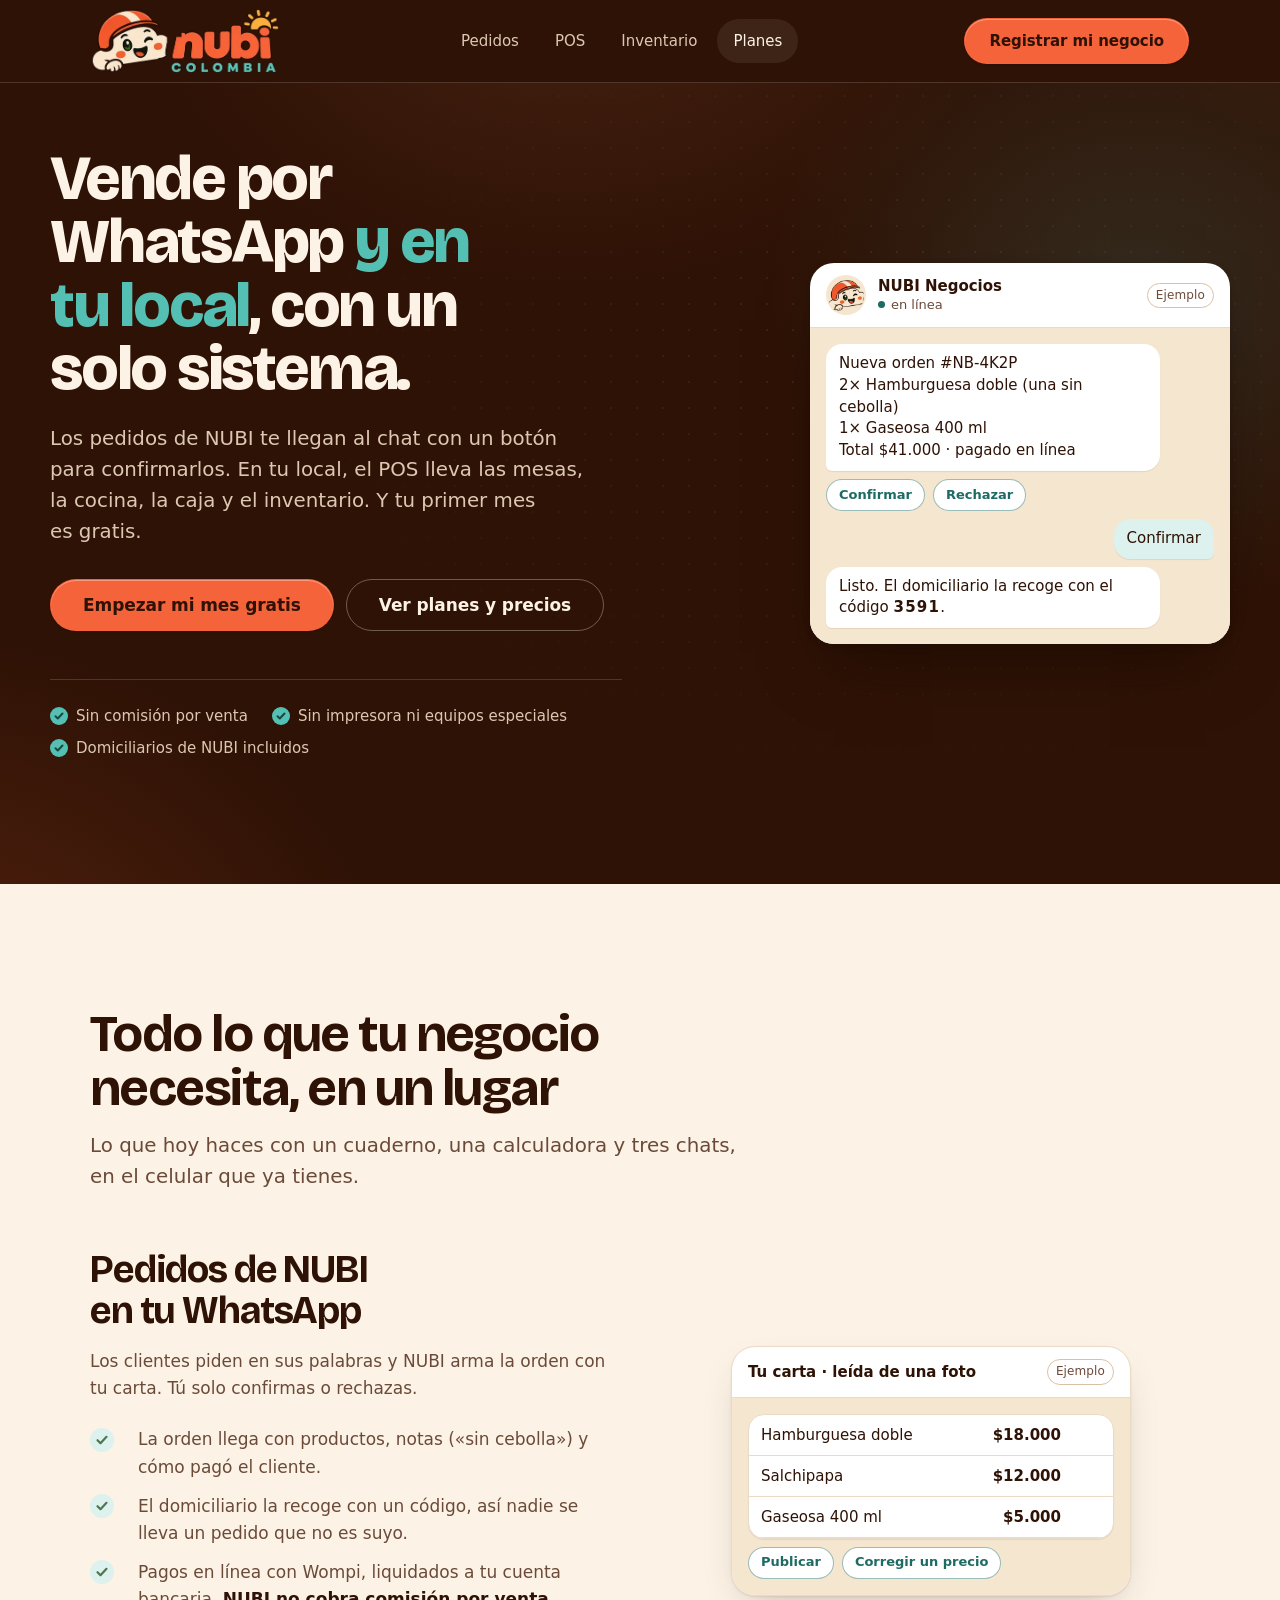
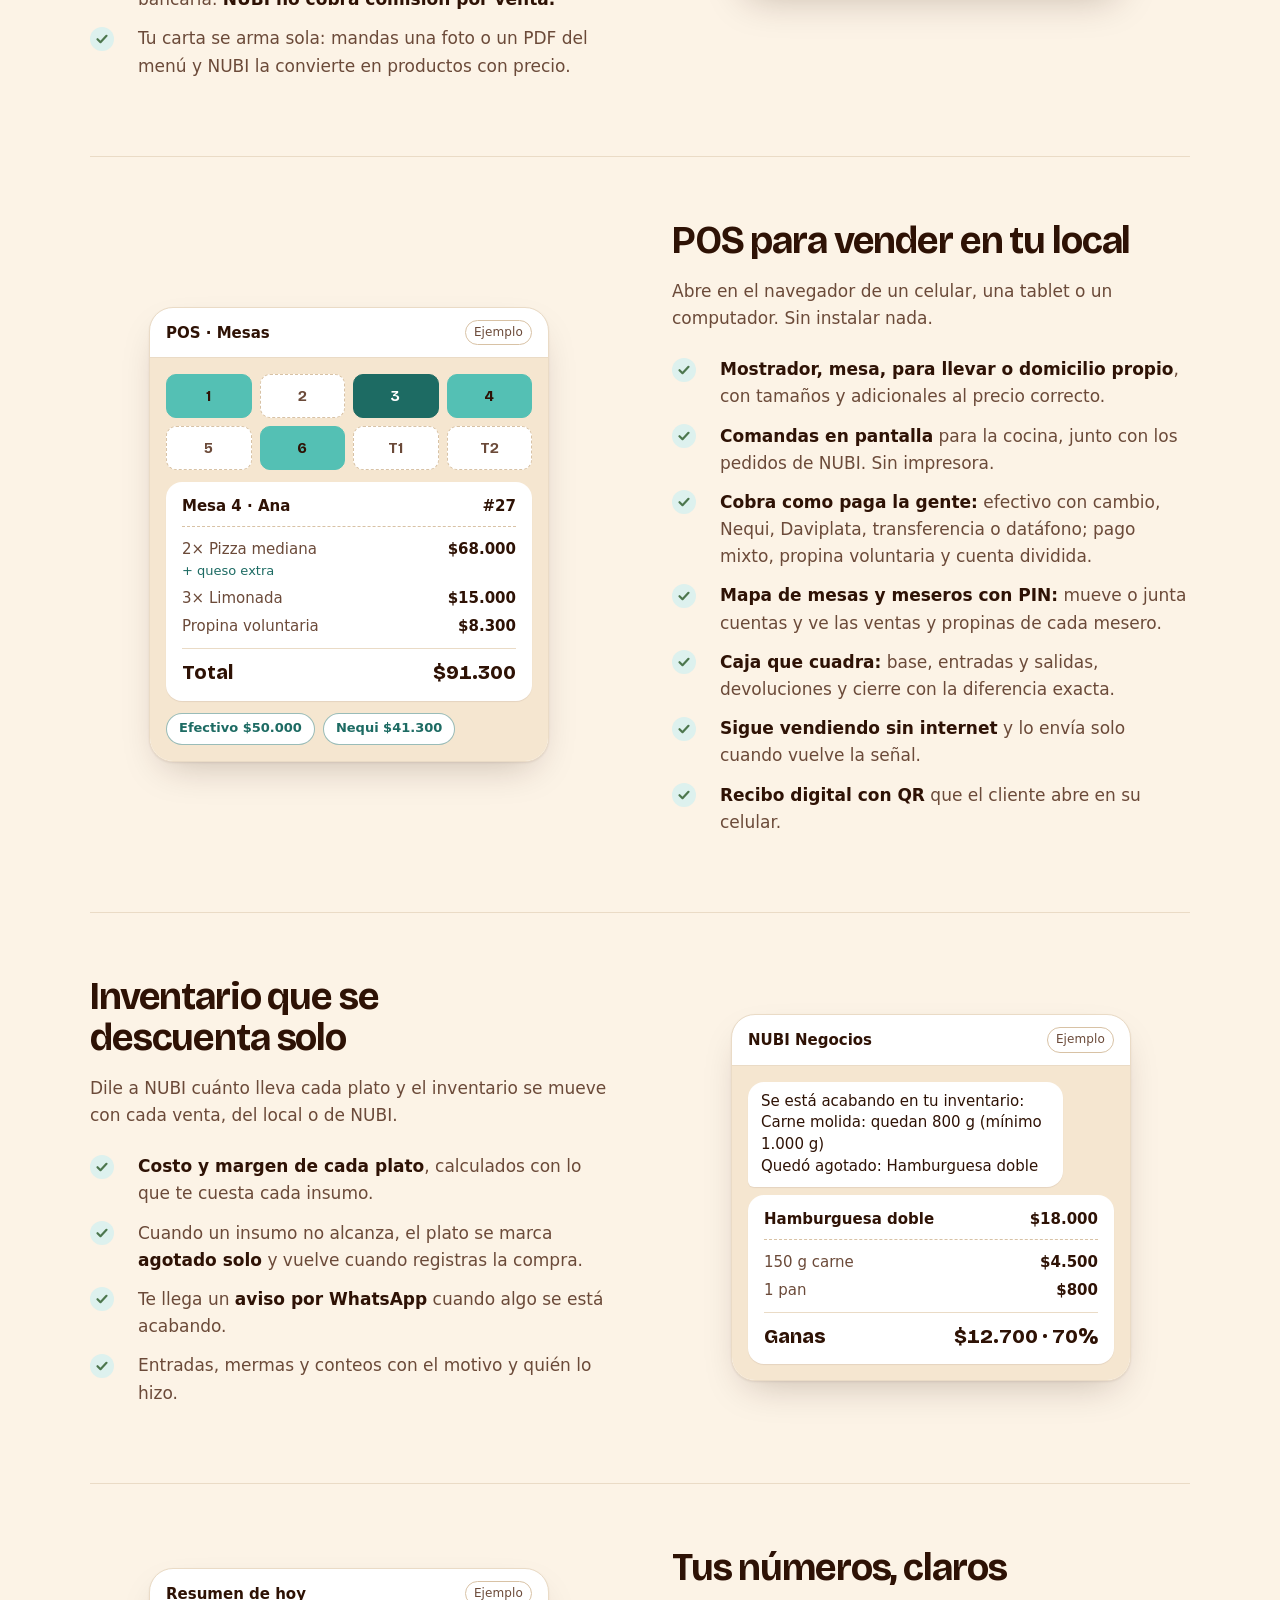
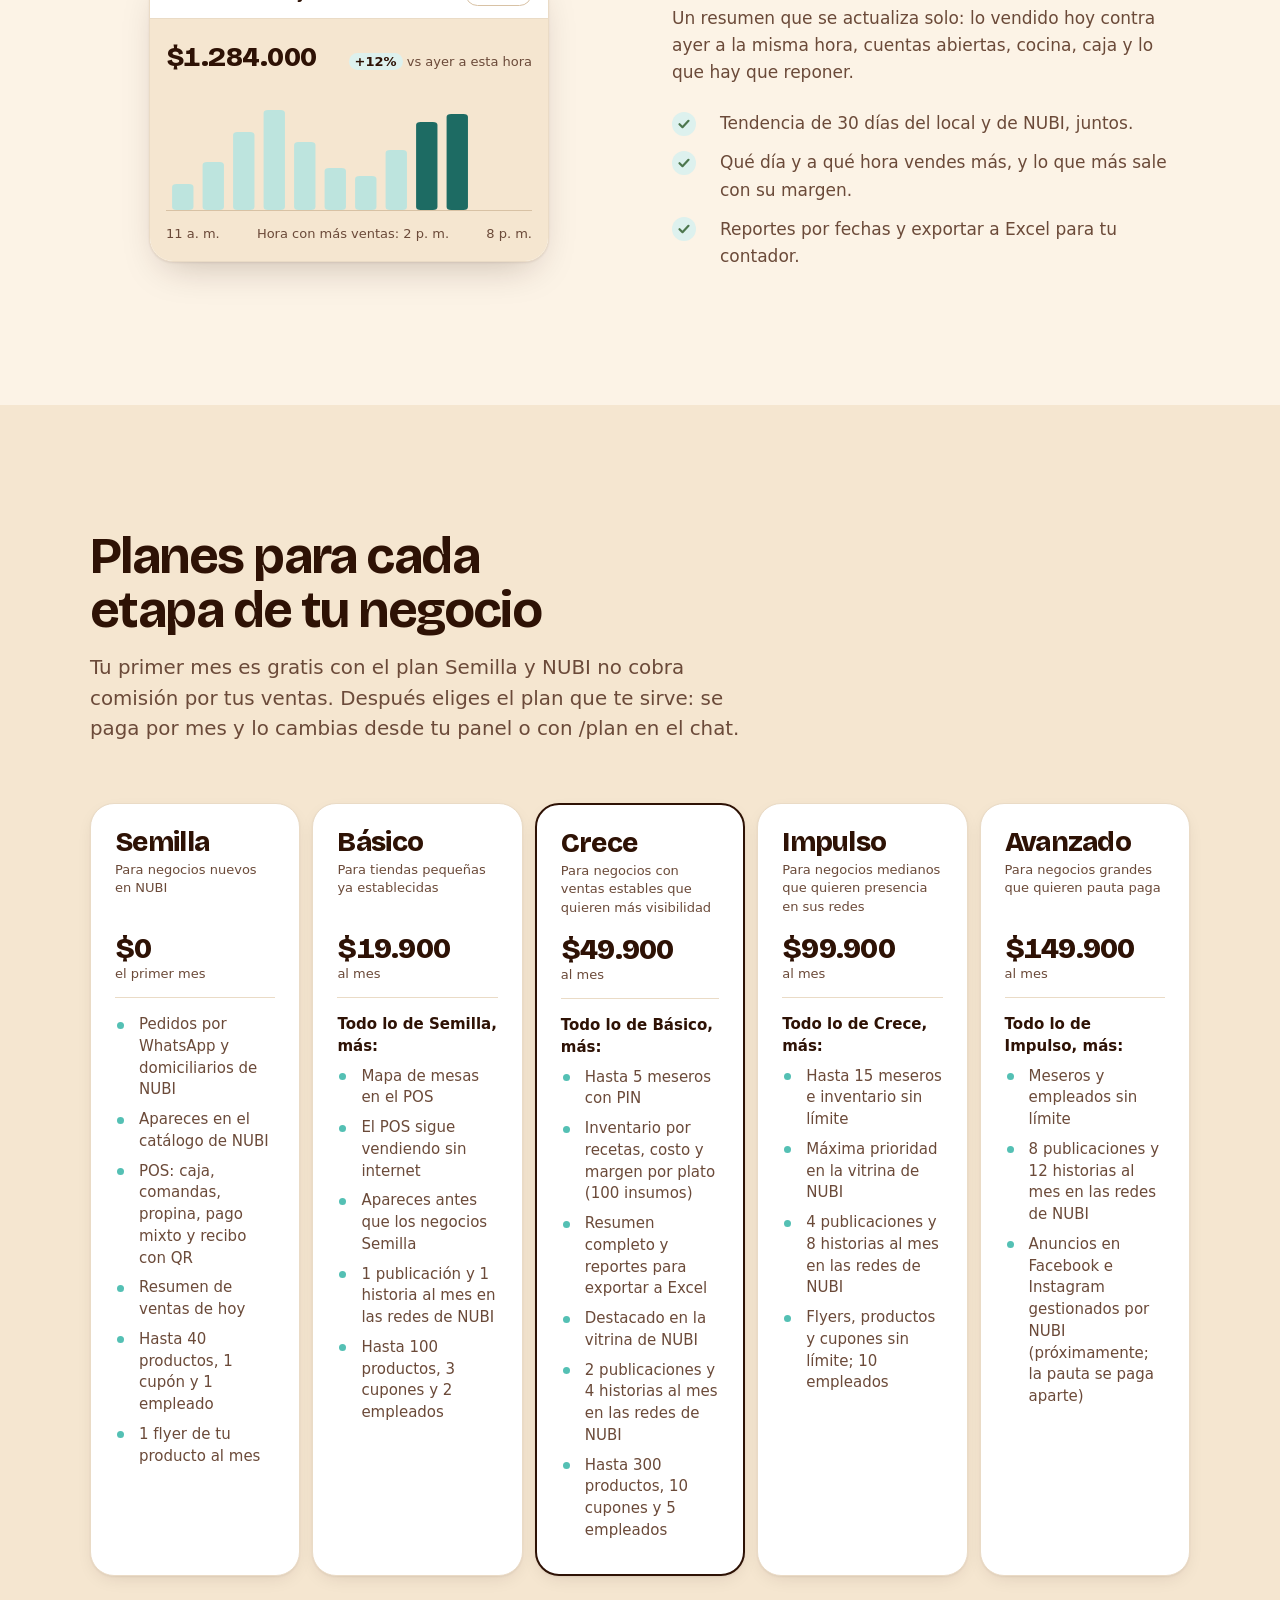
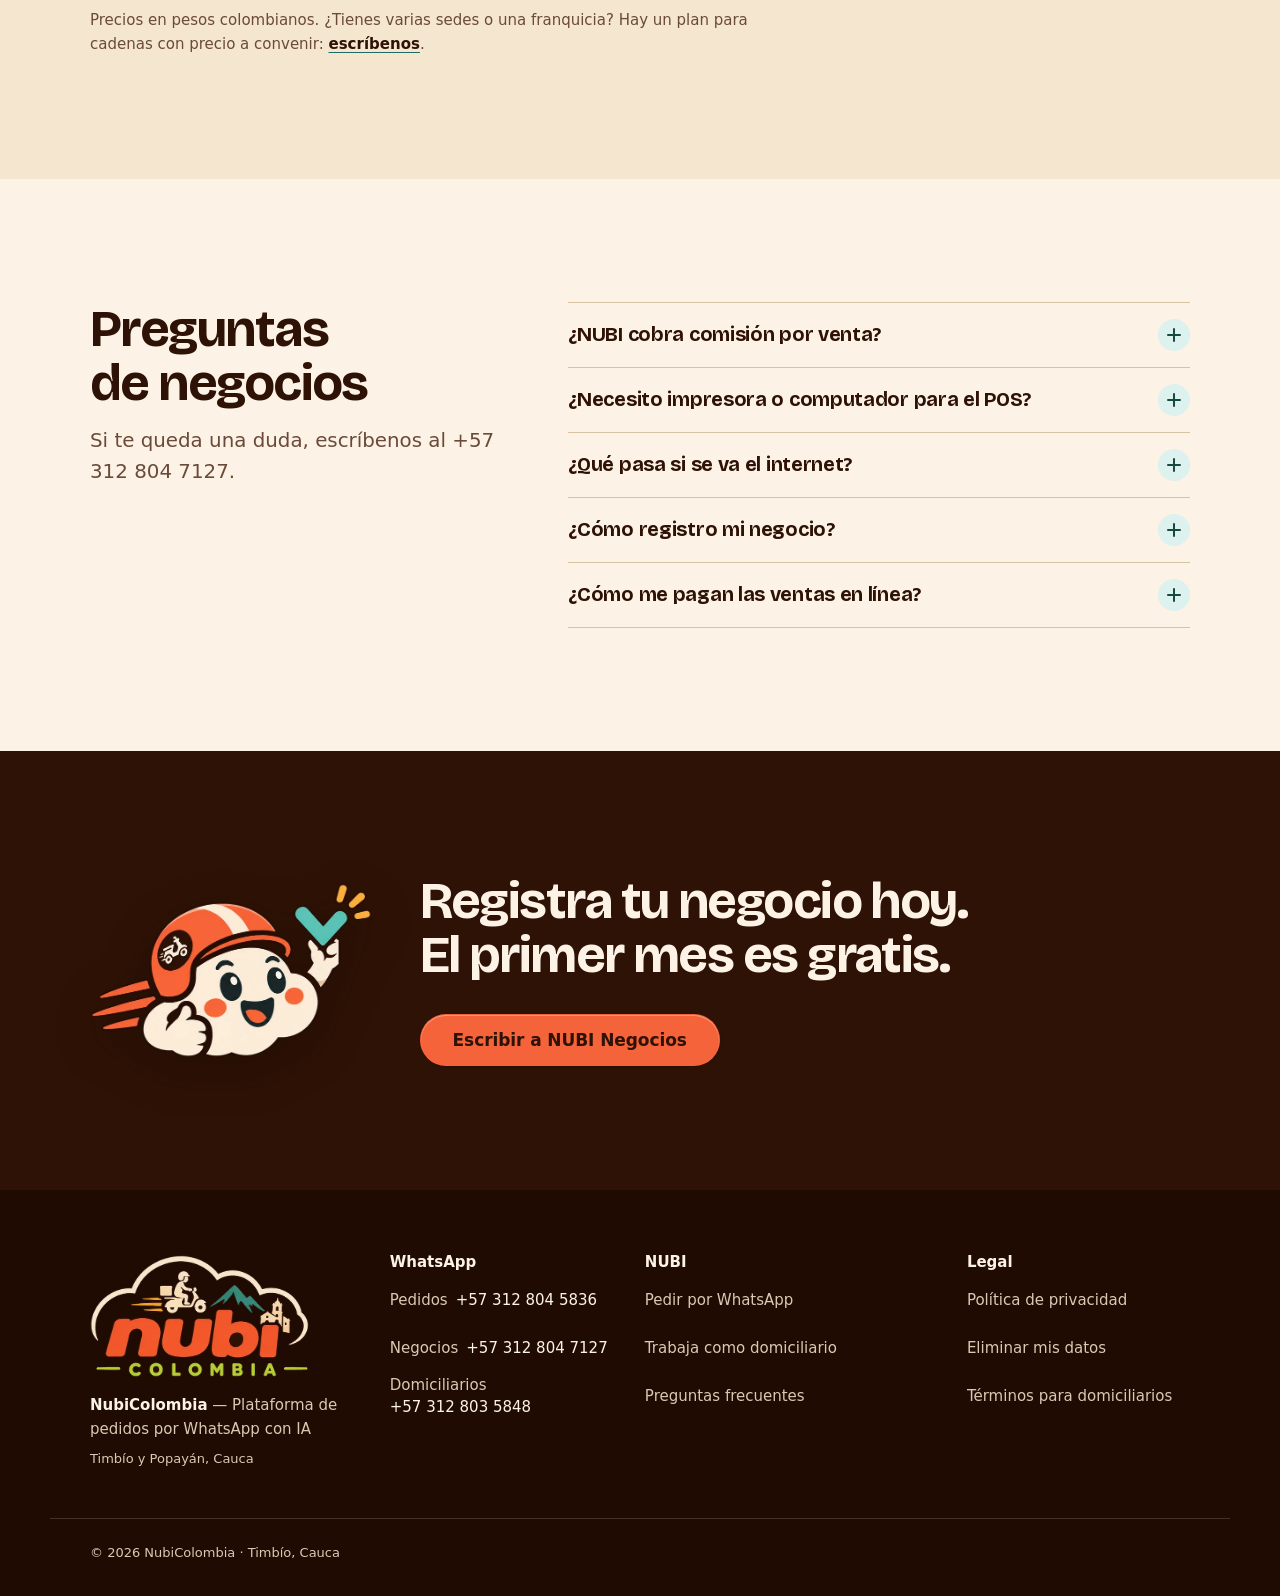
<file: negocios.html>
<!doctype html>
<html lang="es-CO">
<head>
  <meta charset="UTF-8" />
  <meta name="viewport" content="width=device-width, initial-scale=1.0, viewport-fit=cover" />
  <meta name="color-scheme" content="light" />
  <script>document.documentElement.classList.add("js");</script>
  <title>POS para restaurantes y tiendas + pedidos por WhatsApp · NUBI Negocios</title>
  <meta name="description" content="Recibe pedidos por WhatsApp y vende en tu local con el POS de NUBI: mesas, comandas de cocina, caja, inventario por recetas y reportes. Primer mes gratis. Timbío y Popayán." />
  <link rel="canonical" href="https://web.nubicolombia.com/negocios" />
  <meta name="robots" content="index, follow, max-image-preview:large" />

  <meta property="og:url" content="https://web.nubicolombia.com/negocios" />
  <meta property="og:type" content="website" />
  <meta property="og:site_name" content="NubiColombia" />
  <meta property="og:locale" content="es_CO" />
  <meta property="og:title" content="NUBI para negocios: pedidos por WhatsApp y POS para tu local" />
  <meta property="og:description" content="Mesas, cocina, caja, inventario y reportes, más los pedidos de NUBI en tu WhatsApp. Tu primer mes es gratis." />
  <meta property="og:image" content="https://web.nubicolombia.com/assets/og-cover.jpg" />
  <meta property="og:image:width" content="1200" />
  <meta property="og:image:height" content="630" />
  <meta name="twitter:card" content="summary_large_image" />
  <meta name="twitter:title" content="NUBI para negocios" />
  <meta name="twitter:description" content="Pedidos por WhatsApp y POS para tu local. Tu primer mes es gratis." />
  <meta name="twitter:image" content="https://web.nubicolombia.com/assets/og-cover.jpg" />

  <meta name="theme-color" content="#2E1205" />
  <meta name="nubi-api" content="https://api.nubicolombia.com" />
  <link rel="icon" href="assets/marca/favicon-192.png" sizes="192x192" type="image/png" />
  <link rel="icon" href="assets/favicon-32.png" sizes="32x32" type="image/png" />
  <link rel="apple-touch-icon" href="assets/apple-touch-icon.png" />
  <link rel="preload" href="assets/fonts/bricolage-grotesque-latin-v2.woff2" as="font" type="font/woff2" crossorigin />
  <link rel="stylesheet" href="styles.css" />

  <script type="application/ld+json">
  {
    "@context": "https://schema.org",
    "@graph": [
      {
        "@type": "SoftwareApplication",
        "name": "NUBI Negocios",
        "applicationCategory": "BusinessApplication",
        "applicationSubCategory": "Punto de venta (POS) y pedidos por WhatsApp",
        "operatingSystem": "Web, WhatsApp",
        "inLanguage": "es-CO",
        "url": "https://web.nubicolombia.com/negocios",
        "publisher": { "@id": "https://web.nubicolombia.com/#org" },
        "description": "POS para restaurantes y tiendas con mesas, comandas de cocina, caja, inventario por recetas y reportes, más pedidos por WhatsApp con domiciliarios.",
        "offers": [
          { "@type": "Offer", "name": "Semilla", "price": "0", "priceCurrency": "COP", "description": "Primer mes gratis para negocios nuevos" },
          { "@type": "Offer", "name": "Básico", "price": "19900", "priceCurrency": "COP", "priceSpecification": { "@type": "UnitPriceSpecification", "price": "19900", "priceCurrency": "COP", "unitText": "MONTH" } },
          { "@type": "Offer", "name": "Crece", "price": "49900", "priceCurrency": "COP", "priceSpecification": { "@type": "UnitPriceSpecification", "price": "49900", "priceCurrency": "COP", "unitText": "MONTH" } },
          { "@type": "Offer", "name": "Impulso", "price": "99900", "priceCurrency": "COP", "priceSpecification": { "@type": "UnitPriceSpecification", "price": "99900", "priceCurrency": "COP", "unitText": "MONTH" } },
          { "@type": "Offer", "name": "Avanzado", "price": "149900", "priceCurrency": "COP", "priceSpecification": { "@type": "UnitPriceSpecification", "price": "149900", "priceCurrency": "COP", "unitText": "MONTH" } }
        ]
      },
      {
        "@type": "BreadcrumbList",
        "itemListElement": [
          { "@type": "ListItem", "position": 1, "name": "Inicio", "item": "https://web.nubicolombia.com/" },
          { "@type": "ListItem", "position": 2, "name": "Negocios", "item": "https://web.nubicolombia.com/negocios" }
        ]
      },
      {
        "@type": "FAQPage",
        "mainEntity": [
          { "@type": "Question", "name": "¿NUBI cobra comisión por venta?", "acceptedAnswer": { "@type": "Answer", "text": "No. NUBI no cobra comisión por tus ventas: pagas solo tu plan, y el primer mes es gratis con el plan Semilla. Si el cliente paga en línea, se descuenta el costo de la pasarela de pagos." } },
          { "@type": "Question", "name": "¿Necesito impresora o computador para el POS?", "acceptedAnswer": { "@type": "Answer", "text": "No. El POS abre en el navegador de un celular, una tablet o un computador. Las comandas se ven en pantalla en la cocina, y el recibo se le da al cliente con un código QR. Si tienes impresora, también puedes imprimir." } },
          { "@type": "Question", "name": "¿Qué pasa si se va el internet?", "acceptedAnswer": { "@type": "Answer", "text": "Desde el plan Básico el POS sigue vendiendo sin internet: guarda las ventas en el equipo y las envía solas cuando vuelve la señal, sin duplicarlas." } },
          { "@type": "Question", "name": "¿Cómo registro mi negocio?", "acceptedAnswer": { "@type": "Answer", "text": "Escribe al WhatsApp de NUBI Negocios, +57 312 804 7127. Te llega un formulario corto con los datos del negocio y tu carta (puedes mandar fotos o un PDF). Nuestro equipo lo revisa y te avisa cuando quede activo." } },
          { "@type": "Question", "name": "¿Cómo me pagan las ventas en línea?", "acceptedAnswer": { "@type": "Answer", "text": "Lo que tus clientes pagan en línea con Wompi te lo transferimos una vez por semana, los lunes, a la cuenta bancaria que registres. De cada pago se descuenta el costo de la transferencia." } }
        ]
      }
    ]
  }
  </script>
</head>
<body>
  <a class="skip-link" href="#contenido">Saltar al contenido</a>

  <nav class="site-nav" aria-label="Principal">
    <div class="nav-inner">
      <a class="logo" href="/" aria-label="NUBI, inicio">
        <img src="assets/marca/nubi-logo.webp" alt="" width="188" height="64" />
        <span class="sr-only">NUBI</span>
      </a>
      <div class="nav-links">
        <a href="#pedidos">Pedidos</a>
        <a href="#pos">POS</a>
        <a href="#inventario">Inventario</a>
        <a href="#planes">Planes</a>
      </div>
      <a class="btn btn-primary btn-small" data-wa-text="Hola, quiero registrar mi negocio en NUBI" data-wa-channel="negocios" href="https://wa.me/573128047127?text=Hola%2C%20quiero%20registrar%20mi%20negocio%20en%20NUBI" target="_blank" rel="noopener">Registrar mi negocio</a>
    </div>
  </nav>

  <main id="contenido" tabindex="-1">

    <header class="page-hero band-night">
      <div class="page-hero-inner">
        <div>
          <h1>Vende por WhatsApp <em>y en tu local</em>, con un solo sistema.</h1>
          <p class="hero-sub">Los pedidos de NUBI te llegan al chat con un botón para confirmarlos. En tu local, el POS lleva las mesas, la cocina, la caja y el inventario. Y tu primer mes es gratis.</p>
          <div class="hero-ctas">
            <a class="btn btn-primary" data-wa-text="Hola, quiero registrar mi negocio en NUBI" data-wa-channel="negocios" href="https://wa.me/573128047127?text=Hola%2C%20quiero%20registrar%20mi%20negocio%20en%20NUBI" target="_blank" rel="noopener">Empezar mi mes gratis</a>
            <a class="btn btn-ghost" href="#planes">Ver planes y precios</a>
          </div>
          <ul class="hero-proof">
            <li>Sin comisión por venta</li>
            <li>Sin impresora ni equipos especiales</li>
            <li>Domiciliarios de NUBI incluidos</li>
          </ul>
        </div>
        <div aria-hidden="true">
          <div class="chat">
            <div class="chat-head">
              <img src="assets/marca/nubi-cabeza.webp" alt="" width="40" height="34" />
              <div class="chat-id"><span class="chat-name">NUBI Negocios</span><span class="chat-status">en línea</span></div>
              <span class="chat-tag">Ejemplo</span>
            </div>
            <div class="screen-body">
              <div class="bubble out">Nueva orden #NB-4K2P<br />2× Hamburguesa doble (una sin cebolla)<br />1× Gaseosa 400 ml<br />Total $41.000 · pagado en línea</div>
              <div class="option-row"><span class="option">Confirmar</span><span class="option">Rechazar</span></div>
              <div class="bubble in">Confirmar</div>
              <div class="bubble out">Listo. El domiciliario la recoge con el código <b class="code-inline">3591</b>.</div>
            </div>
          </div>
        </div>
      </div>
    </header>

    <section id="pedidos" class="section" aria-labelledby="orders-title">
      <div class="wrap">
        <div class="section-head">
          <h2 id="orders-title">Todo lo que tu negocio necesita, en un lugar</h2>
          <p>Lo que hoy haces con un cuaderno, una calculadora y tres chats, en el celular que ya tienes.</p>
        </div>

        <article class="feature">
          <div class="feature-copy">
            <h3>Pedidos de NUBI en tu WhatsApp</h3>
            <p>Los clientes piden en sus palabras y NUBI arma la orden con tu carta. Tú solo confirmas o rechazas.</p>
            <ul class="check-list">
              <li>La orden llega con productos, notas («sin cebolla») y cómo pagó el cliente.</li>
              <li>El domiciliario la recoge con un código, así nadie se lleva un pedido que no es suyo.</li>
              <li>Pagos en línea con Wompi, liquidados a tu cuenta bancaria. <b>NUBI no cobra comisión por venta.</b></li>
              <li>Tu carta se arma sola: mandas una foto o un PDF del menú y NUBI la convierte en productos con precio.</li>
            </ul>
          </div>
          <div class="role-screen" aria-hidden="true">
            <div class="screen">
              <div class="screen-head">Tu carta · leída de una foto <span class="chat-tag">Ejemplo</span></div>
              <div class="screen-body">
                <div class="pick">
                  <div class="pick-row"><span>Hamburguesa doble</span><b>$18.000</b><span></span></div>
                  <div class="pick-row"><span>Salchipapa</span><b>$12.000</b><span></span></div>
                  <div class="pick-row"><span>Gaseosa 400 ml</span><b>$5.000</b><span></span></div>
                </div>
                <div class="option-row"><span class="option">Publicar</span><span class="option">Corregir un precio</span></div>
              </div>
            </div>
          </div>
        </article>

        <article id="pos" class="feature feature-flip">
          <div class="feature-copy">
            <h3>POS para vender en tu local</h3>
            <p>Abre en el navegador de un celular, una tablet o un computador. Sin instalar nada.</p>
            <ul class="check-list">
              <li><b>Mostrador, mesa, para llevar o domicilio propio</b>, con tamaños y adicionales al precio correcto.</li>
              <li><b>Comandas en pantalla</b> para la cocina, junto con los pedidos de NUBI. Sin impresora.</li>
              <li><b>Cobra como paga la gente:</b> efectivo con cambio, Nequi, Daviplata, transferencia o datáfono; pago mixto, propina voluntaria y cuenta dividida.</li>
              <li><b>Mapa de mesas y meseros con PIN:</b> mueve o junta cuentas y ve las ventas y propinas de cada mesero.</li>
              <li><b>Caja que cuadra:</b> base, entradas y salidas, devoluciones y cierre con la diferencia exacta.</li>
              <li><b>Sigue vendiendo sin internet</b> y lo envía solo cuando vuelve la señal.</li>
              <li><b>Recibo digital con QR</b> que el cliente abre en su celular.</li>
            </ul>
          </div>
          <div aria-hidden="true">
            <div class="pos-mock">
              <div class="screen-head">POS · Mesas <span class="chat-tag">Ejemplo</span></div>
              <div class="pos-mock-body">
                <div class="tables">
                  <span class="table-dot busy">1</span><span class="table-dot">2</span><span class="table-dot paying">3</span><span class="table-dot busy">4</span>
                  <span class="table-dot">5</span><span class="table-dot busy">6</span><span class="table-dot">T1</span><span class="table-dot">T2</span>
                </div>
                <div class="bill">
                  <div class="bill-head"><span>Mesa 4 · Ana</span><span>#27</span></div>
                  <div class="bill-row"><span>2× Pizza mediana<small>+ queso extra</small></span><b>$68.000</b></div>
                  <div class="bill-row"><span>3× Limonada</span><b>$15.000</b></div>
                  <div class="bill-row"><span>Propina voluntaria</span><b>$8.300</b></div>
                  <div class="bill-total"><span>Total</span><span>$91.300</span></div>
                </div>
                <div class="pay-split"><span class="option">Efectivo $50.000</span><span class="option">Nequi $41.300</span></div>
              </div>
            </div>
          </div>
        </article>

        <article id="inventario" class="feature">
          <div class="feature-copy">
            <h3>Inventario que se descuenta solo</h3>
            <p>Dile a NUBI cuánto lleva cada plato y el inventario se mueve con cada venta, del local o de NUBI.</p>
            <ul class="check-list">
              <li><b>Costo y margen de cada plato</b>, calculados con lo que te cuesta cada insumo.</li>
              <li>Cuando un insumo no alcanza, el plato se marca <b>agotado solo</b> y vuelve cuando registras la compra.</li>
              <li>Te llega un <b>aviso por WhatsApp</b> cuando algo se está acabando.</li>
              <li>Entradas, mermas y conteos con el motivo y quién lo hizo.</li>
            </ul>
          </div>
          <div class="role-screen" aria-hidden="true">
            <div class="screen">
              <div class="screen-head">NUBI Negocios <span class="chat-tag">Ejemplo</span></div>
              <div class="screen-body">
                <div class="bubble out">Se está acabando en tu inventario:<br />Carne molida: quedan 800 g (mínimo 1.000 g)<br />Quedó agotado: Hamburguesa doble</div>
                <div class="bill">
                  <div class="bill-head"><span>Hamburguesa doble</span><span>$18.000</span></div>
                  <div class="bill-row"><span>150 g carne</span><b>$4.500</b></div>
                  <div class="bill-row"><span>1 pan</span><b>$800</b></div>
                  <div class="bill-total"><span>Ganas</span><span>$12.700 · 70%</span></div>
                </div>
              </div>
            </div>
          </div>
        </article>

        <article id="resumen" class="feature feature-flip">
          <div class="feature-copy">
            <h3>Tus números, claros</h3>
            <p>Un resumen que se actualiza solo: lo vendido hoy contra ayer a la misma hora, cuentas abiertas, cocina, caja y lo que hay que reponer.</p>
            <ul class="check-list">
              <li>Tendencia de 30 días del local y de NUBI, juntos.</li>
              <li>Qué día y a qué hora vendes más, y lo que más sale con su margen.</li>
              <li>Reportes por fechas y exportar a Excel para tu contador.</li>
            </ul>
          </div>
          <div aria-hidden="true">
            <div class="pos-mock">
              <div class="screen-head">Resumen de hoy <span class="chat-tag">Ejemplo</span></div>
              <div class="pos-mock-body">
                <div class="stat-line"><strong>$1.284.000</strong><span><span class="up">+12%</span> vs ayer a esta hora</span></div>
                <svg class="mini-chart" viewBox="0 0 240 120" preserveAspectRatio="none">
                  <rect class="bar past" x="4" y="92" width="14" height="26" rx="3" />
                  <rect class="bar past" x="24" y="70" width="14" height="48" rx="3" />
                  <rect class="bar past" x="44" y="40" width="14" height="78" rx="3" />
                  <rect class="bar past" x="64" y="18" width="14" height="100" rx="3" />
                  <rect class="bar past" x="84" y="50" width="14" height="68" rx="3" />
                  <rect class="bar past" x="104" y="76" width="14" height="42" rx="3" />
                  <rect class="bar past" x="124" y="84" width="14" height="34" rx="3" />
                  <rect class="bar past" x="144" y="58" width="14" height="60" rx="3" />
                  <rect class="bar" x="164" y="30" width="14" height="88" rx="3" />
                  <rect class="bar" x="184" y="22" width="14" height="96" rx="3" />
                  <line class="base" x1="0" y1="118.5" x2="240" y2="118.5" />
                </svg>
                <div class="mini-legend"><span>11 a. m.</span><span>Hora con más ventas: 2 p. m.</span><span>8 p. m.</span></div>
              </div>
            </div>
          </div>
        </article>
      </div>
    </section>

    <section id="planes" class="section section-roles" aria-labelledby="plans-title">
      <div class="wrap">
        <div class="section-head">
          <h2 id="plans-title">Planes para cada etapa de tu negocio</h2>
          <p>Tu primer mes es gratis con el plan Semilla y NUBI no cobra comisión por tus ventas. Después eliges el plan que te sirve: se paga por mes y lo cambias desde tu panel o con /plan en el chat.</p>
        </div>

        <div class="plans">
          <article class="plan">
            <h3 class="plan-name">Semilla</h3>
            <p class="plan-for">Para negocios nuevos en NUBI</p>
            <p class="plan-price">$0 <small>el primer mes</small></p>
            <ul>
              <li>Pedidos por WhatsApp y domiciliarios de NUBI</li>
              <li>Apareces en el catálogo de NUBI</li>
              <li>POS: caja, comandas, propina, pago mixto y recibo con QR</li>
              <li>Resumen de ventas de hoy</li>
              <li>Hasta 40 productos, 1 cupón y 1 empleado</li>
              <li>1 flyer de tu producto al mes</li>
            </ul>
          </article>
          <article class="plan">
            <h3 class="plan-name">Básico</h3>
            <p class="plan-for">Para tiendas pequeñas ya establecidas</p>
            <p class="plan-price">$19.900 <small>al mes</small></p>
            <ul>
              <li class="lead">Todo lo de Semilla, más:</li>
              <li>Mapa de mesas en el POS</li>
              <li>El POS sigue vendiendo sin internet</li>
              <li>Apareces antes que los negocios Semilla</li>
              <li>1 publicación y 1 historia al mes en las redes de NUBI</li>
              <li>Hasta 100 productos, 3 cupones y 2 empleados</li>
            </ul>
          </article>
          <article class="plan featured">
            <h3 class="plan-name">Crece</h3>
            <p class="plan-for">Para negocios con ventas estables que quieren más visibilidad</p>
            <p class="plan-price">$49.900 <small>al mes</small></p>
            <ul>
              <li class="lead">Todo lo de Básico, más:</li>
              <li>Hasta 5 meseros con PIN</li>
              <li>Inventario por recetas, costo y margen por plato (100 insumos)</li>
              <li>Resumen completo y reportes para exportar a Excel</li>
              <li>Destacado en la vitrina de NUBI</li>
              <li>2 publicaciones y 4 historias al mes en las redes de NUBI</li>
              <li>Hasta 300 productos, 10 cupones y 5 empleados</li>
            </ul>
          </article>
          <article class="plan">
            <h3 class="plan-name">Impulso</h3>
            <p class="plan-for">Para negocios medianos que quieren presencia en sus redes</p>
            <p class="plan-price">$99.900 <small>al mes</small></p>
            <ul>
              <li class="lead">Todo lo de Crece, más:</li>
              <li>Hasta 15 meseros e inventario sin límite</li>
              <li>Máxima prioridad en la vitrina de NUBI</li>
              <li>4 publicaciones y 8 historias al mes en las redes de NUBI</li>
              <li>Flyers, productos y cupones sin límite; 10 empleados</li>
            </ul>
          </article>
          <article class="plan">
            <h3 class="plan-name">Avanzado</h3>
            <p class="plan-for">Para negocios grandes que quieren pauta paga</p>
            <p class="plan-price">$149.900 <small>al mes</small></p>
            <ul>
              <li class="lead">Todo lo de Impulso, más:</li>
              <li>Meseros y empleados sin límite</li>
              <li>8 publicaciones y 12 historias al mes en las redes de NUBI</li>
              <li>Anuncios en Facebook e Instagram gestionados por NUBI (próximamente; la pauta se paga aparte)</li>
            </ul>
          </article>
        </div>
        <p class="plans-note">Precios en pesos colombianos. ¿Tienes varias sedes o una franquicia? Hay un plan para cadenas con precio a convenir: <a data-wa-text="Hola, tengo varias sedes y quiero el plan para cadenas de NUBI" data-wa-channel="negocios" href="https://wa.me/573128047127?text=Hola%2C%20tengo%20varias%20sedes%20y%20quiero%20el%20plan%20para%20cadenas%20de%20NUBI" target="_blank" rel="noopener">escríbenos</a>.</p>
      </div>
    </section>

    <section id="preguntas" class="section section-faq" aria-labelledby="faq-title">
      <div class="wrap faq-wrap">
        <div class="section-head">
          <h2 id="faq-title">Preguntas de negocios</h2>
          <p>Si te queda una duda, escríbenos al +57 312 804 7127.</p>
        </div>
        <div class="faq">
          <details>
            <summary>¿NUBI cobra comisión por venta?</summary>
            <p>No. NUBI no cobra comisión por tus ventas: pagas solo tu plan, y el primer mes es gratis con el plan Semilla. Si el cliente paga en línea, se descuenta el costo de la pasarela de pagos.</p>
          </details>
          <details>
            <summary>¿Necesito impresora o computador para el POS?</summary>
            <p>No. El POS abre en el navegador de un celular, una tablet o un computador. Las comandas se ven en pantalla en la cocina, y el recibo se le da al cliente con un código QR. Si tienes impresora, también puedes imprimir.</p>
          </details>
          <details>
            <summary>¿Qué pasa si se va el internet?</summary>
            <p>Desde el plan Básico el POS sigue vendiendo sin internet: guarda las ventas en el equipo y las envía solas cuando vuelve la señal, sin duplicarlas.</p>
          </details>
          <details>
            <summary>¿Cómo registro mi negocio?</summary>
            <p>Escribe al WhatsApp de NUBI Negocios, +57 312 804 7127. Te llega un formulario corto con los datos del negocio y tu carta (puedes mandar fotos o un PDF). Nuestro equipo lo revisa y te avisa cuando quede activo.</p>
          </details>
          <details>
            <summary>¿Cómo me pagan las ventas en línea?</summary>
            <p>Lo que tus clientes pagan en línea con Wompi te lo transferimos una vez por semana, los lunes, a la cuenta bancaria que registres. De cada pago se descuenta el costo de la transferencia.</p>
          </details>
        </div>
      </div>
    </section>

    <section class="closing band-night" aria-labelledby="close-title">
      <div class="wrap closing-inner">
        <img class="closing-mascot" src="assets/marca/nubi-pulgar.webp" alt="" width="320" height="198" loading="lazy" decoding="async" />
        <div class="closing-copy">
          <h2 id="close-title">Registra tu negocio hoy. El primer mes es gratis.</h2>
          <a class="btn btn-primary" data-wa-text="Hola, quiero registrar mi negocio en NUBI" data-wa-channel="negocios" href="https://wa.me/573128047127?text=Hola%2C%20quiero%20registrar%20mi%20negocio%20en%20NUBI" target="_blank" rel="noopener">Escribir a NUBI Negocios</a>
        </div>
      </div>
    </section>
  </main>

  <footer class="site-footer">
    <div class="wrap footer-grid">
      <div class="footer-brand">
        <a class="logo" href="/" aria-label="NUBI, inicio">
          <img src="assets/marca/nubi-timbio.webp" alt="" width="220" height="125" loading="lazy" decoding="async" />
          <span class="sr-only">NUBI</span>
        </a>
        <p><strong>NubiColombia</strong> — Plataforma de pedidos por WhatsApp con IA</p>
        <p class="footer-where">Timbío y Popayán, Cauca</p>
      </div>
      <div class="footer-col">
        <h2 class="footer-title">WhatsApp</h2>
        <ul>
          <li><a data-wa-text="Hola, quiero pedir algo" href="https://wa.me/573128045836?text=Hola%2C%20quiero%20pedir%20algo" target="_blank" rel="noopener">Pedidos <span data-wa-display="pedidos">+57 312 804 5836</span></a></li>
          <li><a data-wa-text="Hola, quiero registrar mi negocio en NUBI" data-wa-channel="negocios" href="https://wa.me/573128047127?text=Hola%2C%20quiero%20registrar%20mi%20negocio%20en%20NUBI" target="_blank" rel="noopener">Negocios <span data-wa-display="negocios">+57 312 804 7127</span></a></li>
          <li><a data-wa-text="Hola, quiero ser domiciliario en NUBI" data-wa-channel="domiciliarios" href="https://wa.me/573128035848?text=Hola%2C%20quiero%20ser%20domiciliario%20en%20NUBI" target="_blank" rel="noopener">Domiciliarios <span data-wa-display="domiciliarios">+57 312 803 5848</span></a></li>
        </ul>
      </div>
      <div class="footer-col">
        <h2 class="footer-title">NUBI</h2>
        <ul>
          <li><a href="/">Pedir por WhatsApp</a></li>
          <li><a href="/domiciliarios">Trabaja como domiciliario</a></li>
          <li><a href="/#preguntas">Preguntas frecuentes</a></li>
        </ul>
      </div>
      <div class="footer-col">
        <h2 class="footer-title">Legal</h2>
        <ul>
          <li><a href="/privacidad">Política de privacidad</a></li>
          <li><a href="/privacidad#eliminacion">Eliminar mis datos</a></li>
          <li><a href="/terminos-domiciliarios">Términos para domiciliarios</a></li>
        </ul>
      </div>
    </div>
    <div class="wrap footer-base">© 2026 NubiColombia · Timbío, Cauca</div>
  </footer>

  <script src="script.js" defer></script>
</body>
</html>
</file>
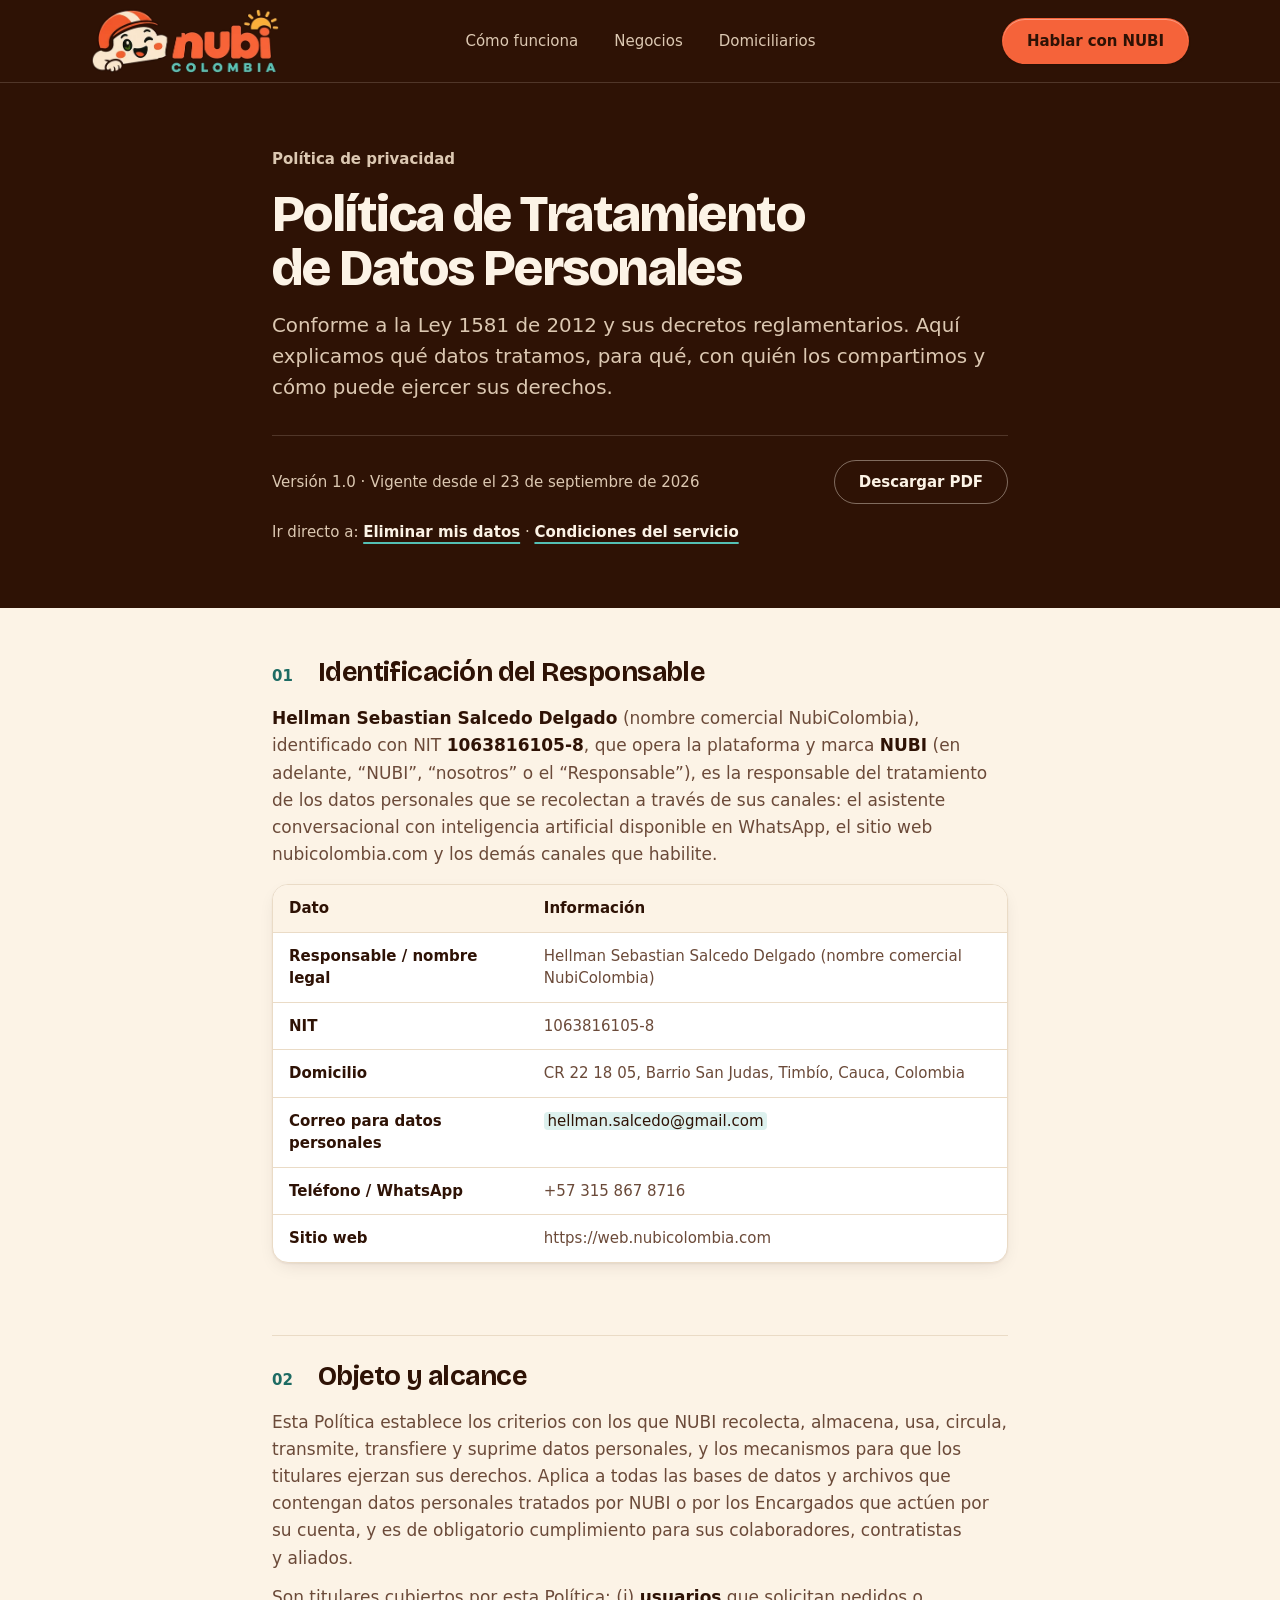
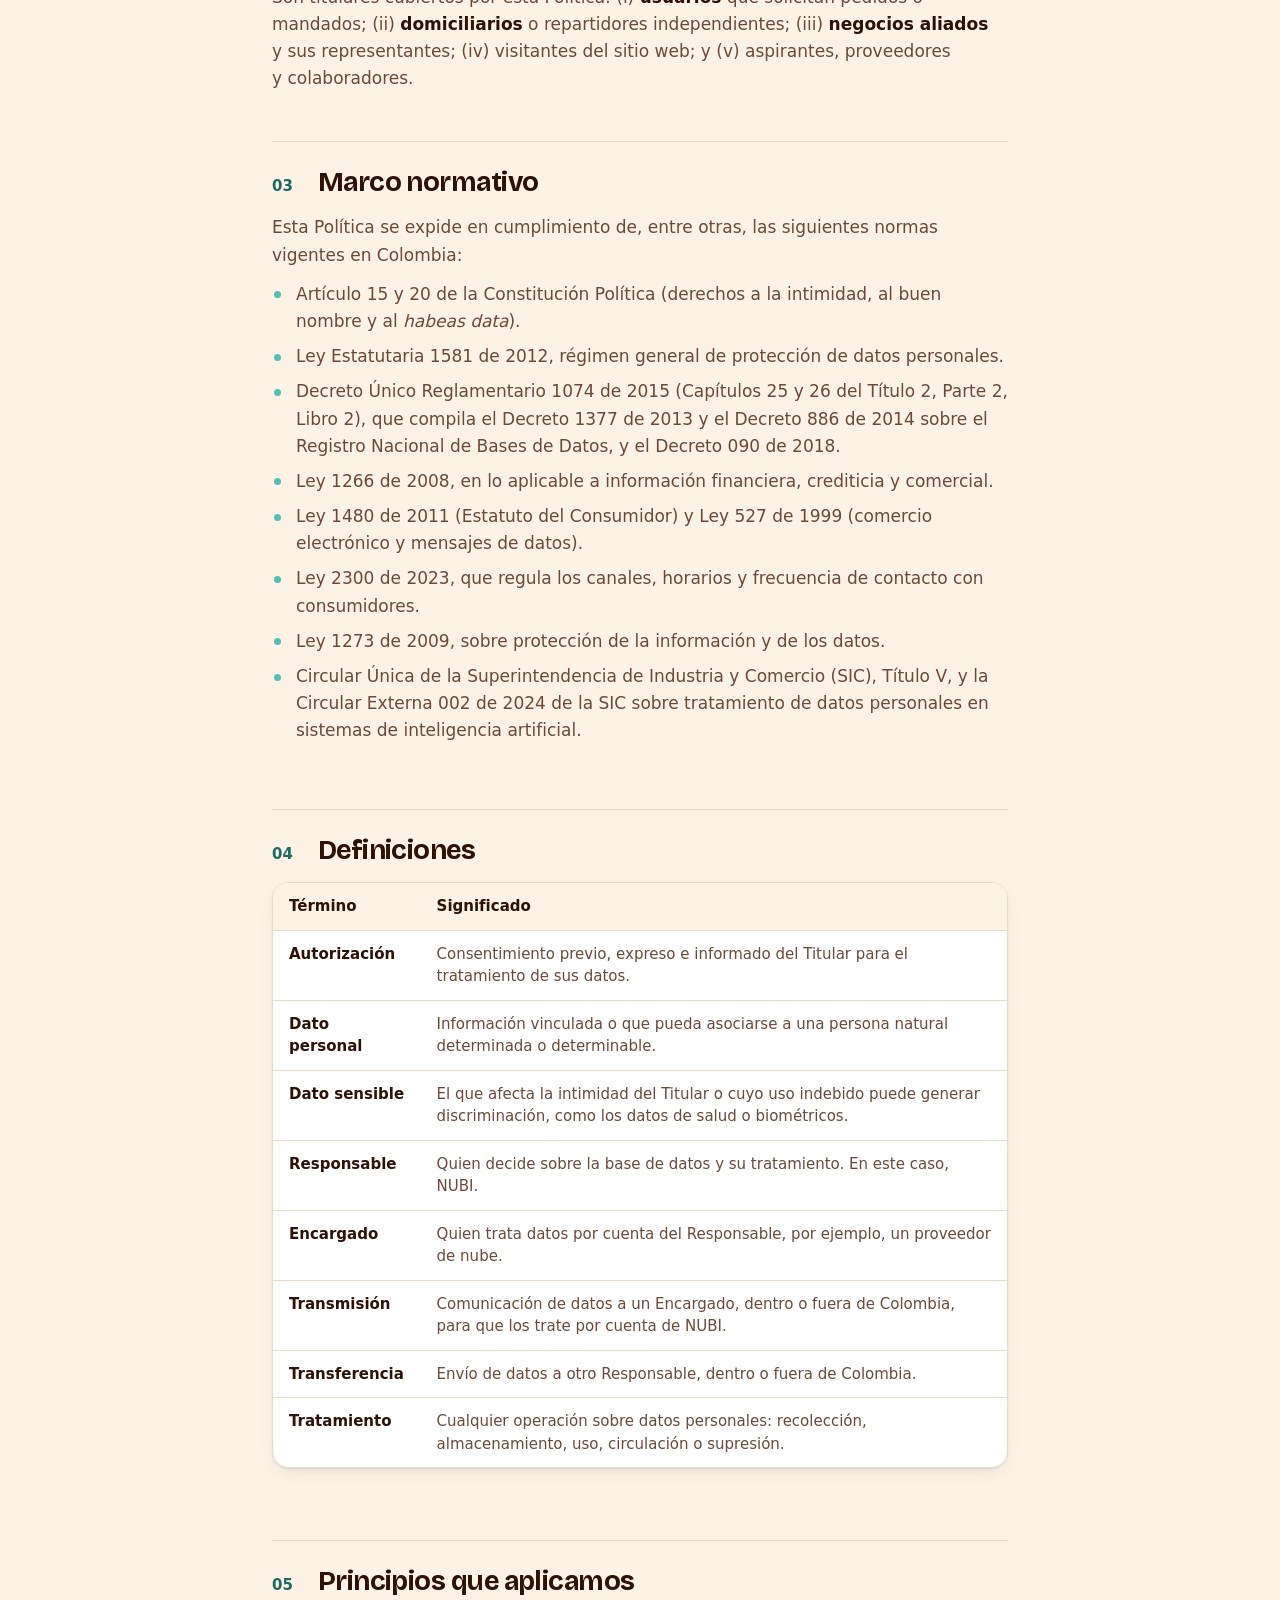
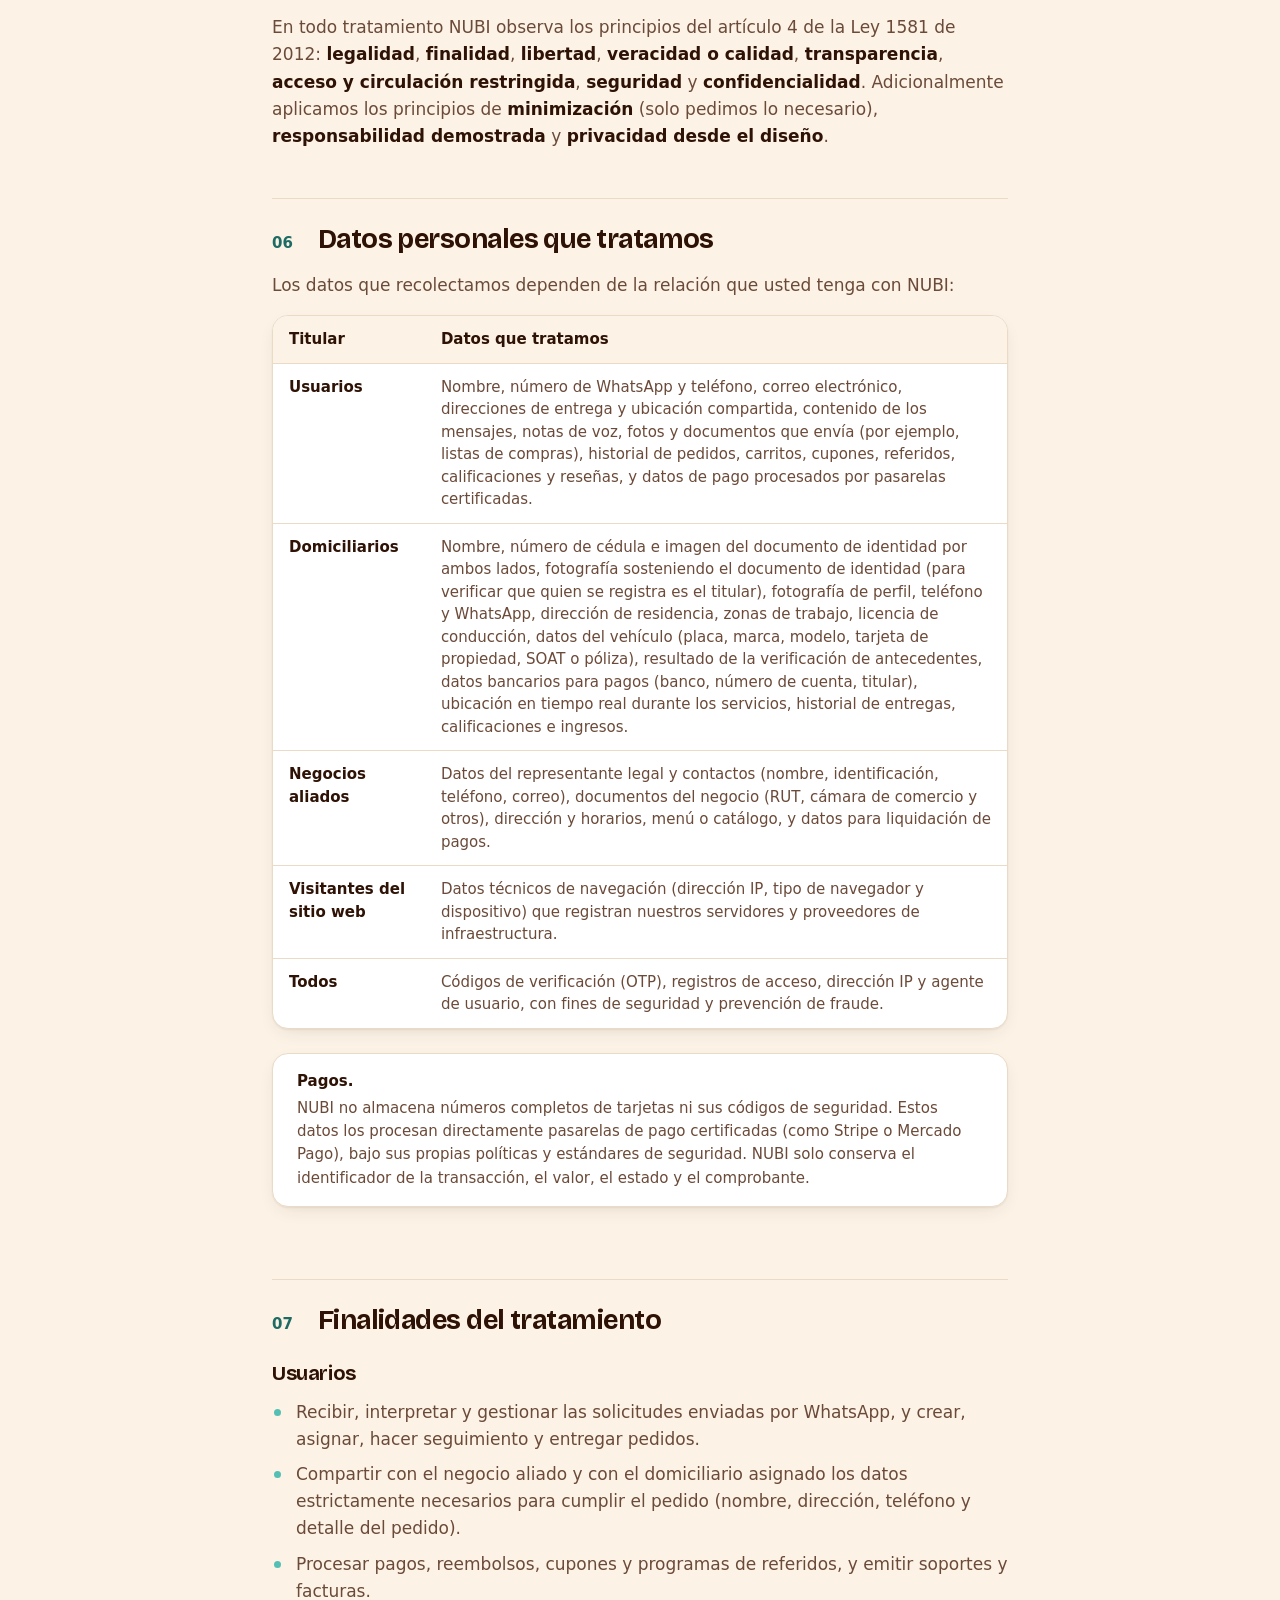
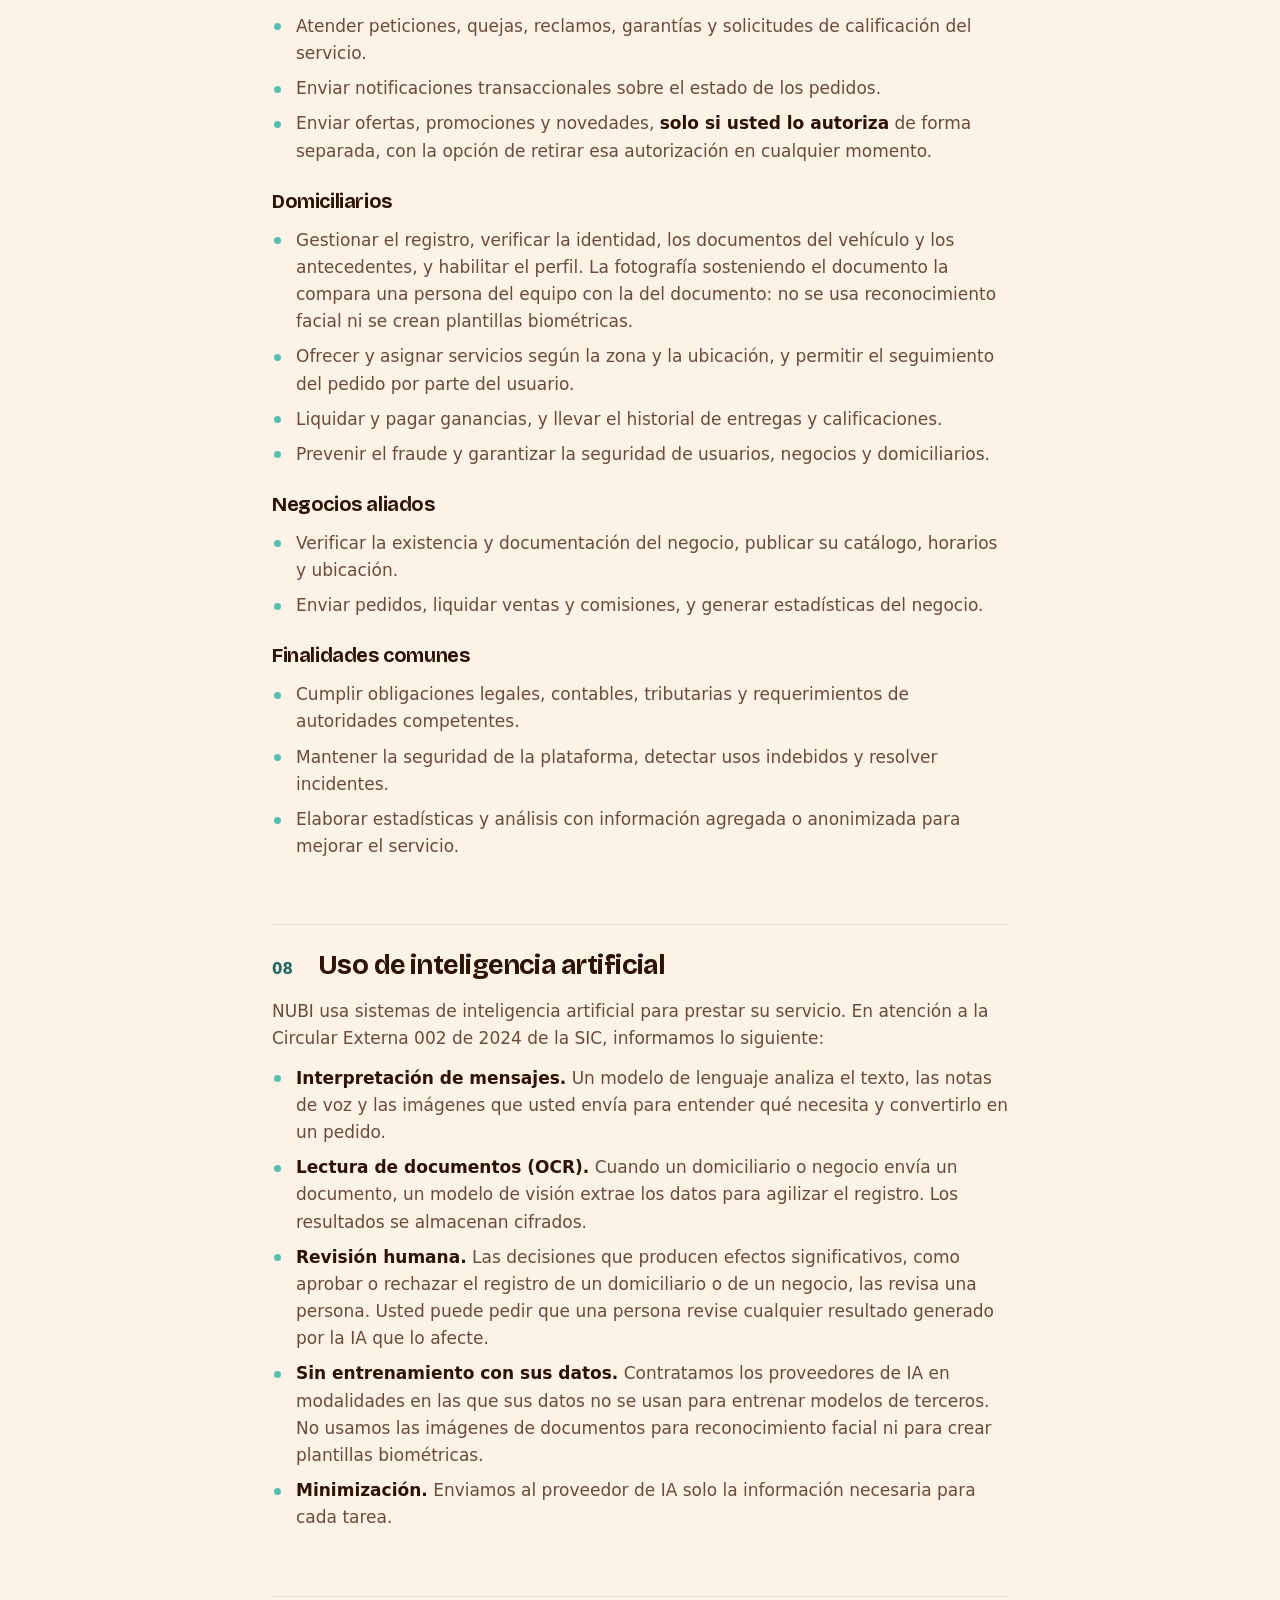
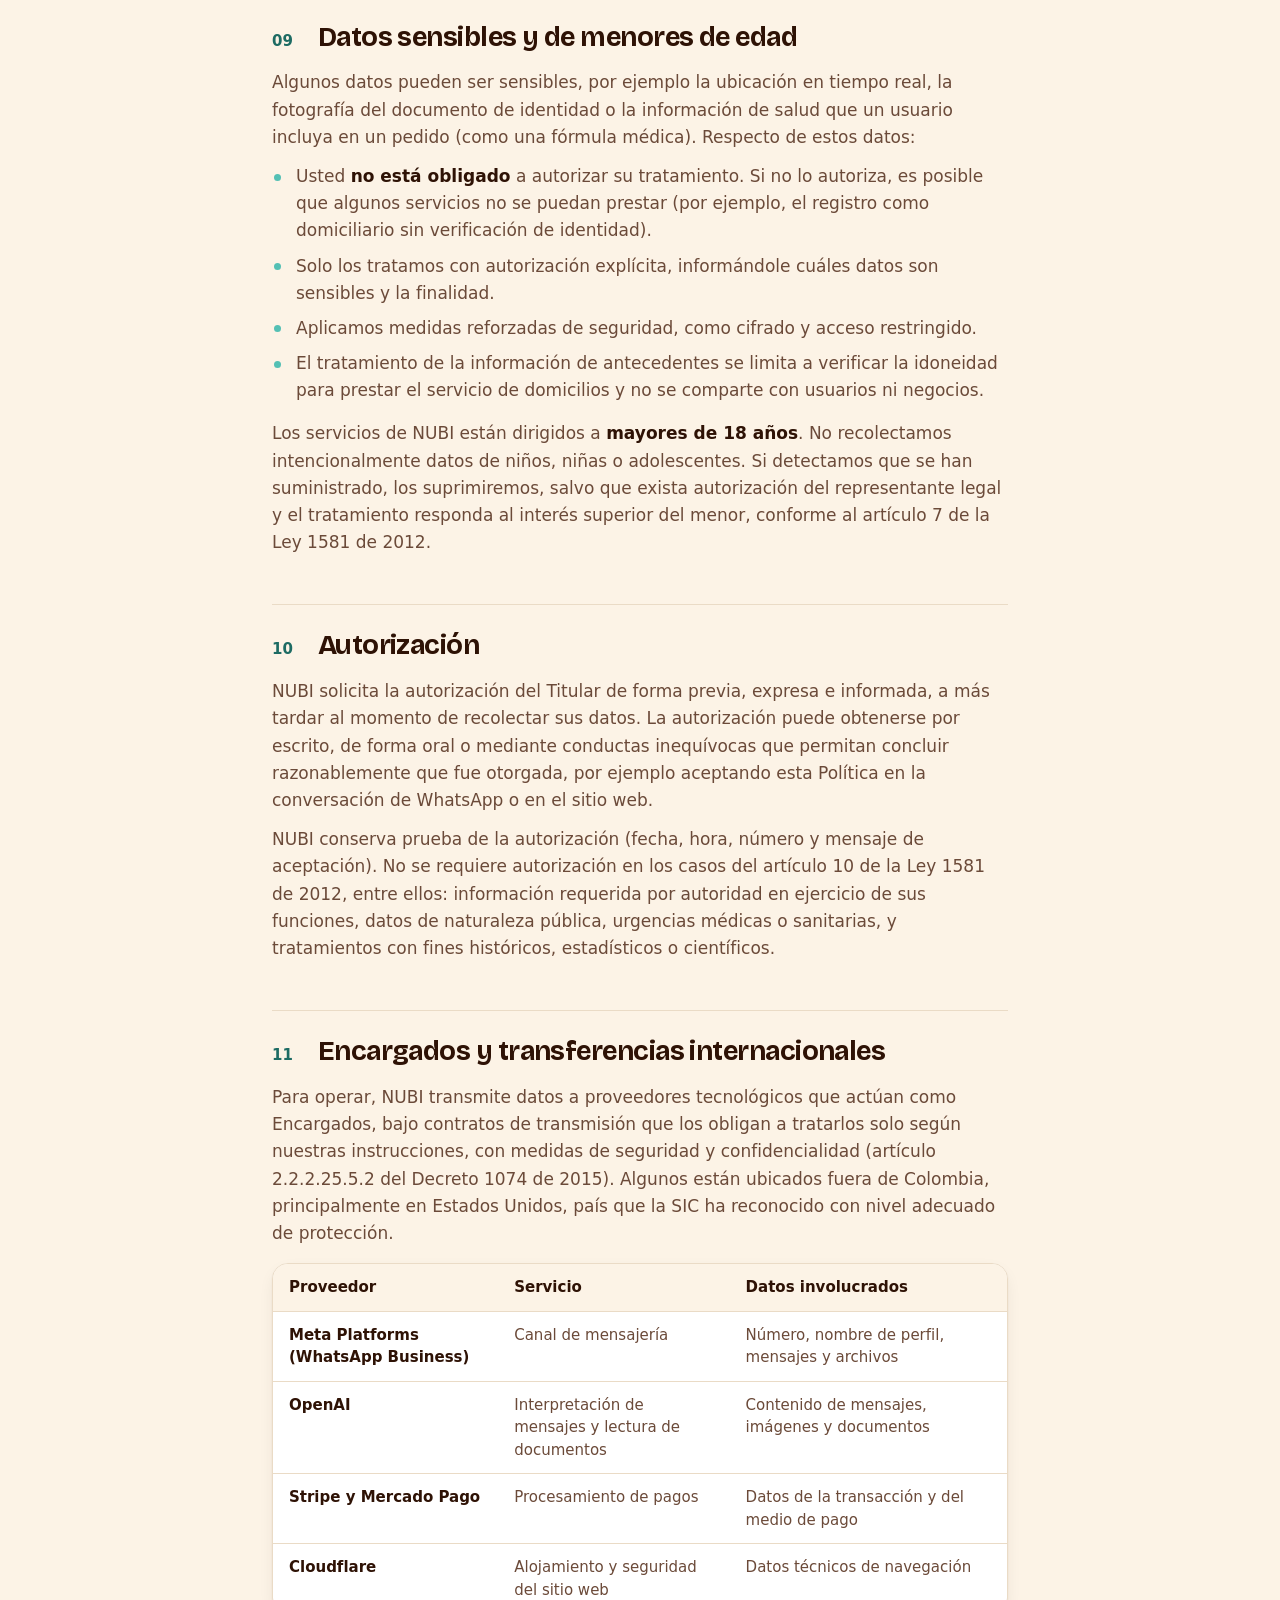
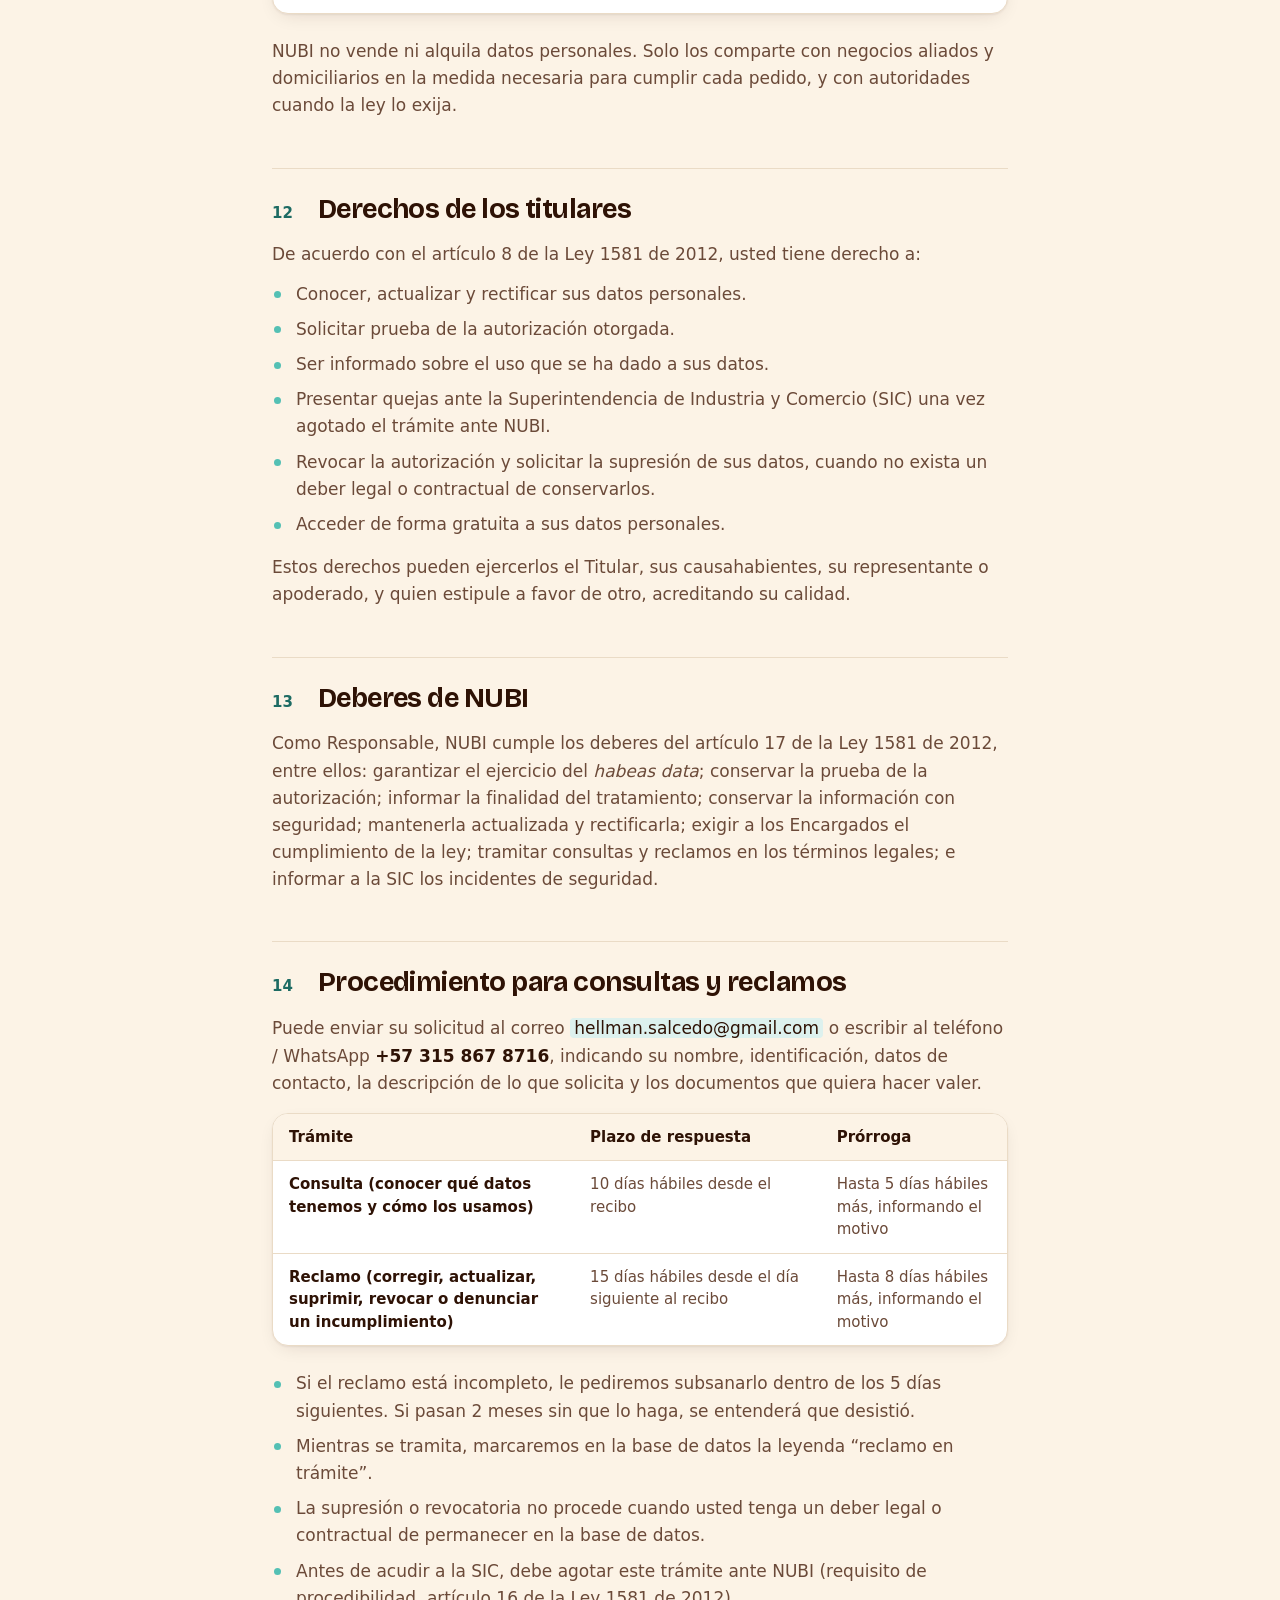
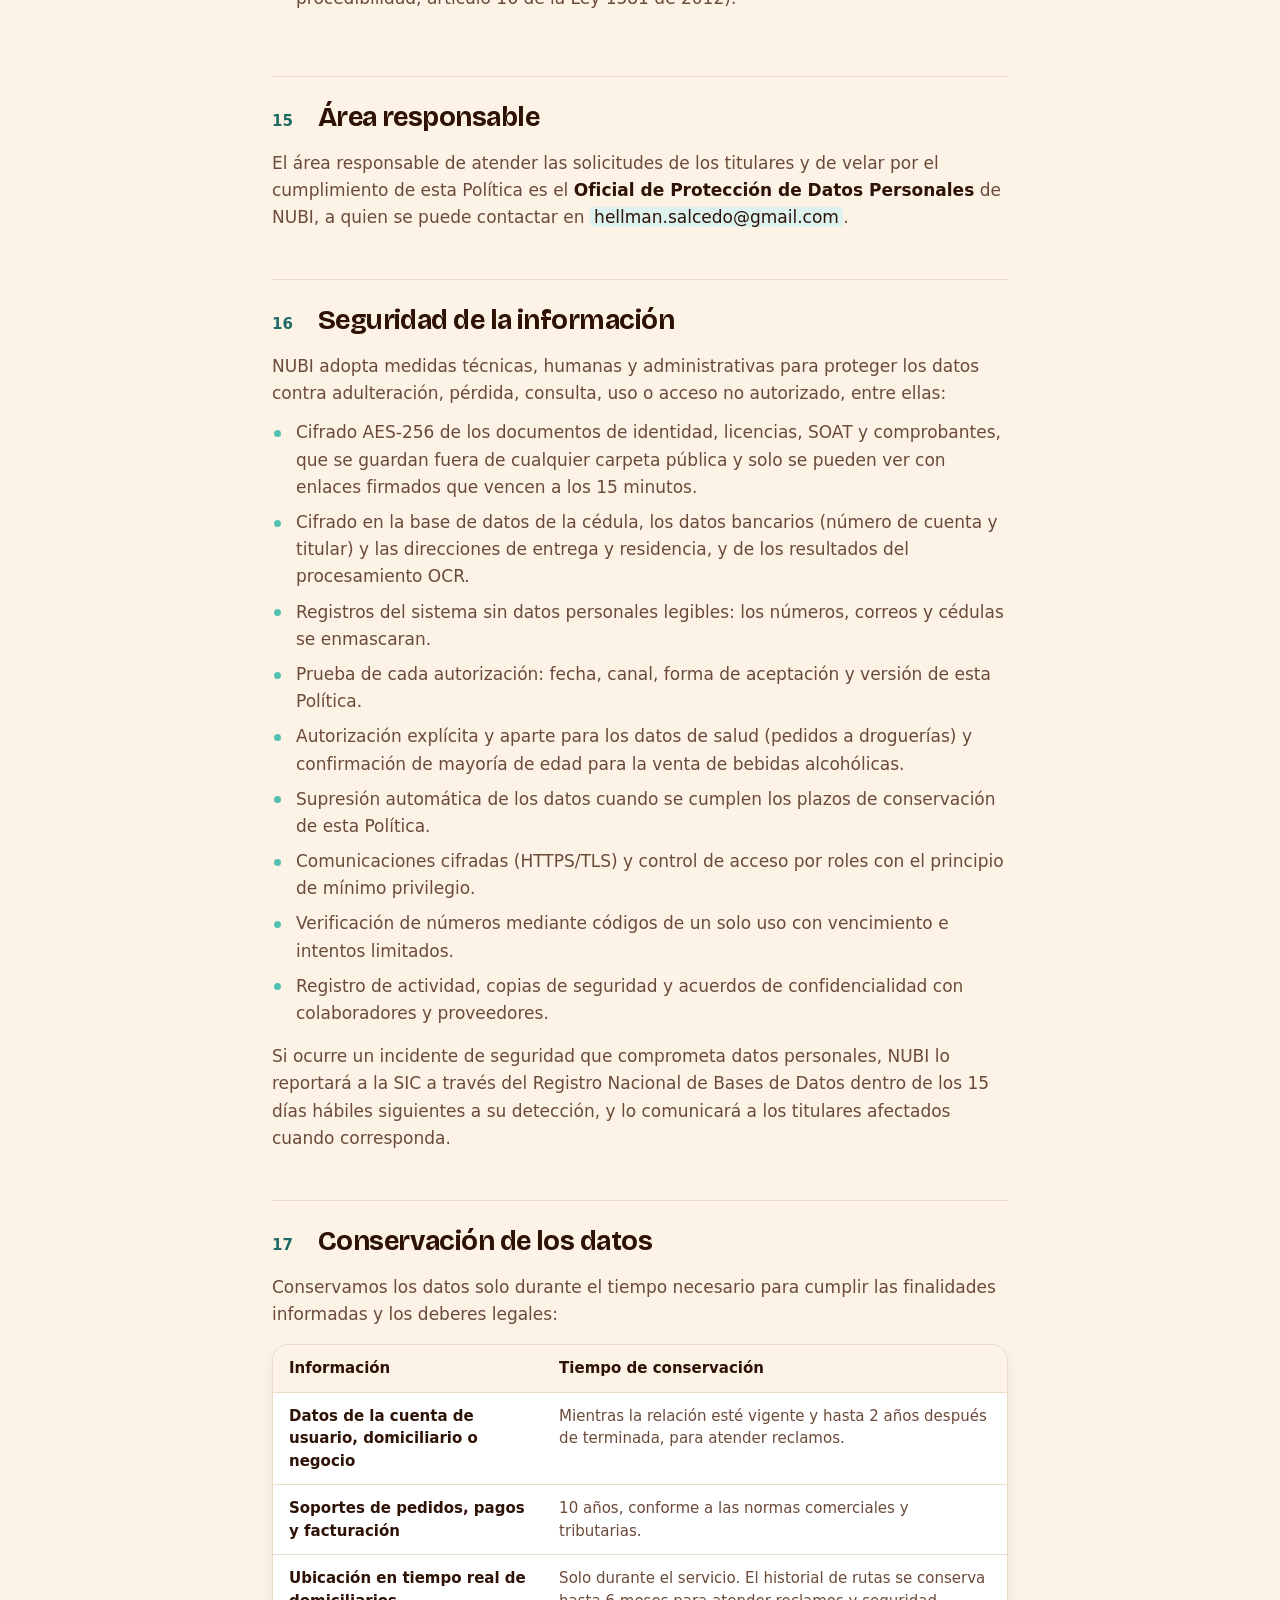
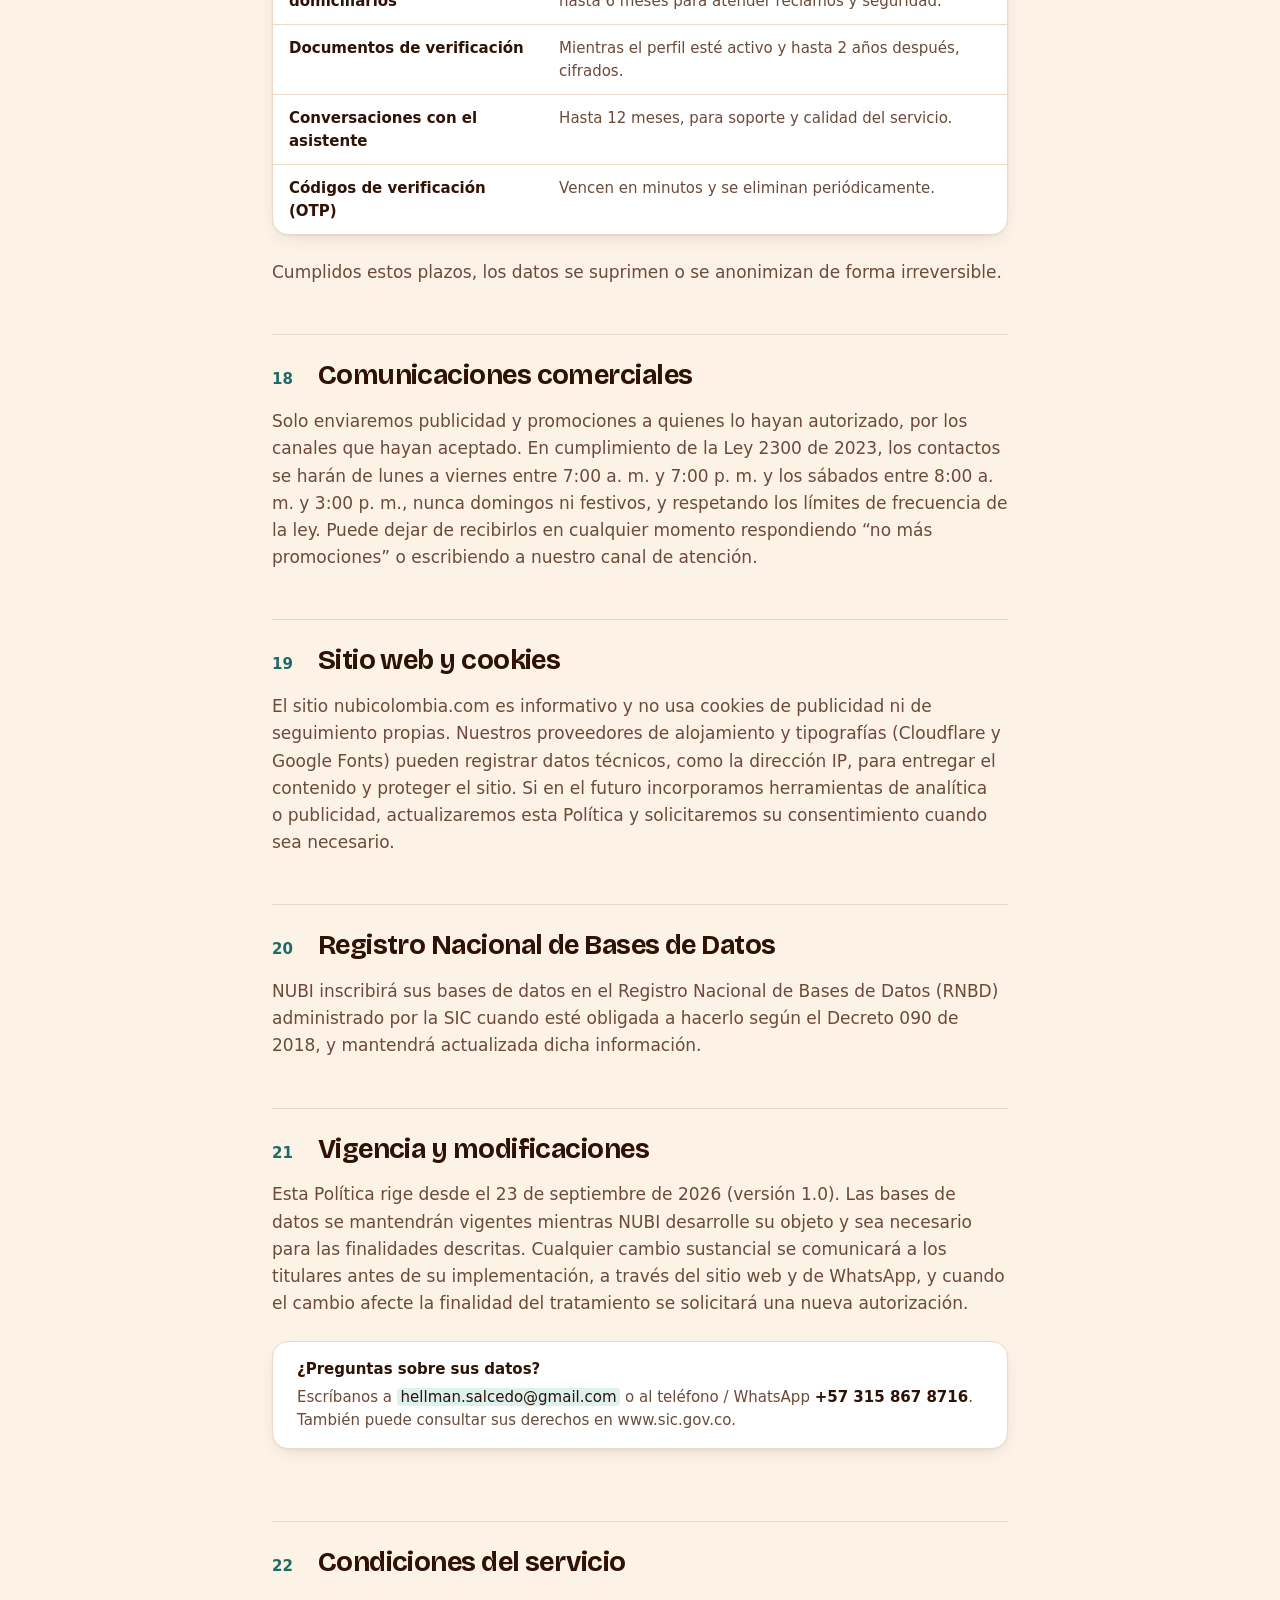
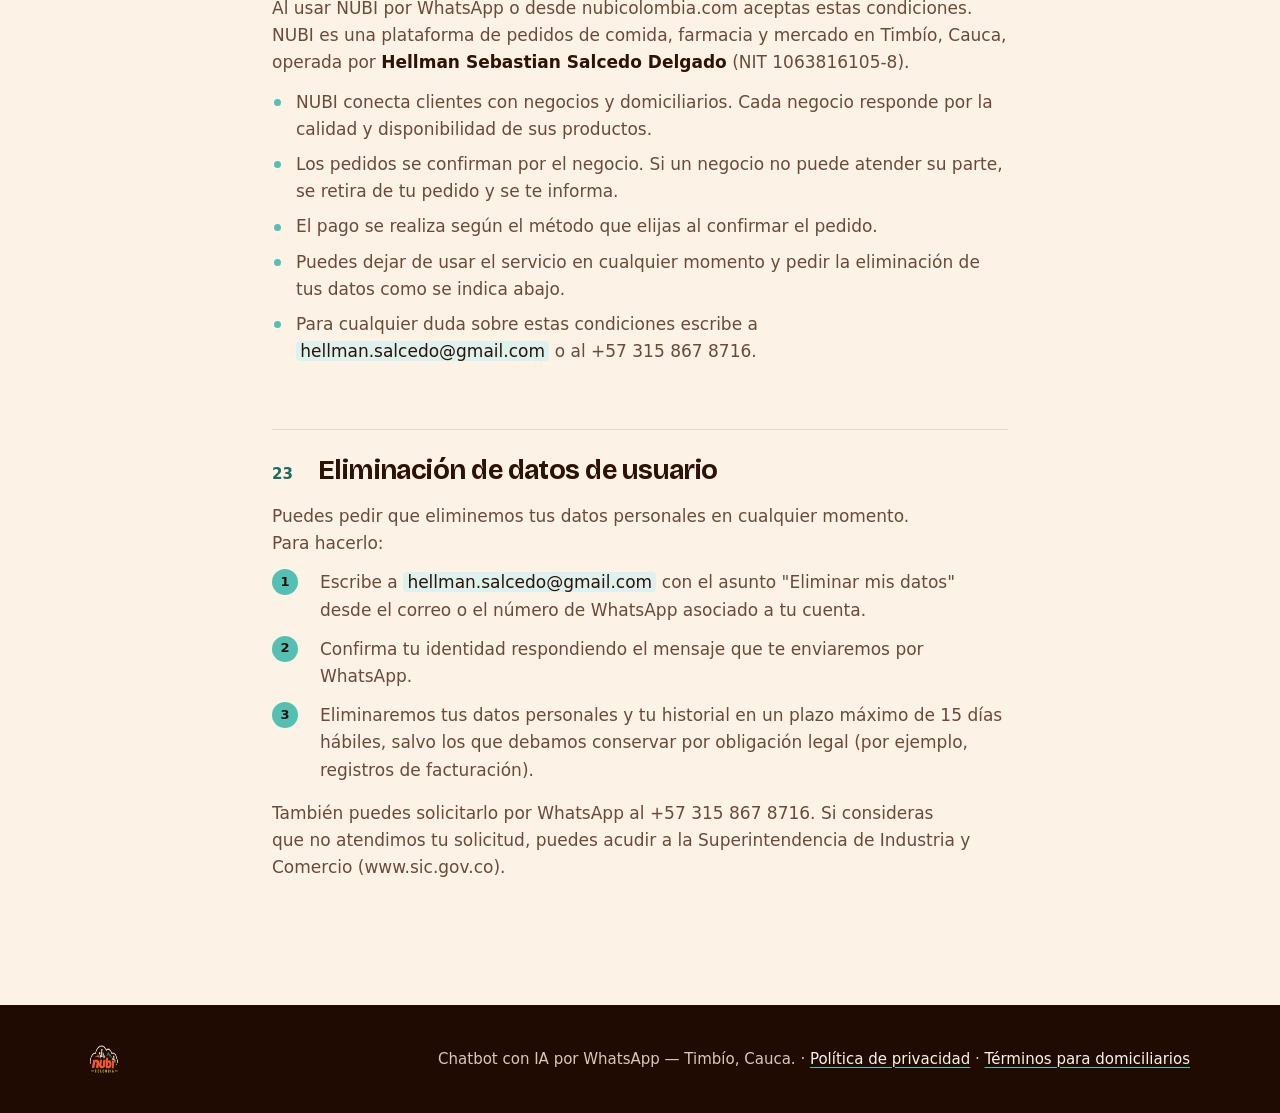
<file: privacidad.html>
<!doctype html>
<html lang="es">
<head>
  <meta charset="UTF-8" />
  <meta name="color-scheme" content="light" />
  <meta name="viewport" content="width=device-width, initial-scale=1.0, viewport-fit=cover" />
  <title>Política de Privacidad — NubiColombia</title>
  <meta name="description" content="Política de Tratamiento de Datos Personales de NUBI, conforme a la Ley 1581 de 2012: qué datos tratamos, para qué, con quién los compartimos y cómo ejercer sus derechos." />
  <link rel="canonical" href="https://web.nubicolombia.com/privacidad" />
  <meta property="og:url" content="https://web.nubicolombia.com/privacidad" />
  <meta property="og:type" content="article" />
  <meta property="og:site_name" content="NubiColombia" />
  <meta property="og:title" content="Política de privacidad — NUBI" />
  <meta property="og:description" content="Qué datos tratamos, para qué y cómo eliminar tus datos de NUBI." />
  <meta property="og:image" content="https://web.nubicolombia.com/assets/og-cover.jpg" />
  <meta property="og:locale" content="es_CO" />
  <meta name="twitter:card" content="summary_large_image" />

  <meta name="theme-color" content="#2E1205" />
  <meta name="nubi-api" content="https://api.nubicolombia.com" />
  <link rel="icon" href="assets/marca/favicon-192.png" sizes="192x192" type="image/png" />
  <link rel="icon" href="assets/favicon-32.png" sizes="32x32" type="image/png" />
  <link rel="apple-touch-icon" href="assets/apple-touch-icon.png" />

  <link rel="preload" href="assets/fonts/bricolage-grotesque-latin-v2.woff2" as="font" type="font/woff2" crossorigin />
  <link rel="stylesheet" href="styles.css" />
  <link rel="stylesheet" href="legal.css" />
</head>
<body>

  <a class="skip-link" href="#contenido">Saltar al contenido</a>

  <nav class="site-nav" aria-label="Principal">
    <div class="nav-inner">
      <a class="logo" href="/">
        <img src="assets/marca/nubi-logo.webp" alt="" width="188" height="64" />
        <span class="sr-only">NUBI</span>
      </a>
      <div class="nav-links">
        <a href="/#como-funciona">Cómo funciona</a>
        <a href="/#negocios">Negocios</a>
        <a href="/#domiciliarios">Domiciliarios</a>
      </div>
      <a class="btn btn-primary btn-small" data-wa-text="Hola, tengo una consulta sobre mis datos personales" href="#" target="_blank" rel="noopener">Hablar con NUBI</a>
    </div>
  </nav>

  <main id="contenido" tabindex="-1" class="legal" data-cms-page="privacidad">
    <header class="legal-head wrap">
      <p class="legal-eyebrow mono" data-cms="legal.privacidad.eyebrow">Política de privacidad</p>
      <h1 data-cms="legal.privacidad.title">Política de Tratamiento de Datos Personales</h1>
      <p class="legal-lede" data-cms="legal.privacidad.lede">Conforme a la Ley 1581 de 2012 y sus decretos reglamentarios. Aquí explicamos qué datos tratamos, para qué, con quién los compartimos y cómo puede ejercer sus derechos.</p>
      <div class="legal-meta">
        <span class="mono" data-cms="legal.privacidad.version"><!-- VIGENCIA -->Versión 1.0 · Vigente desde el 23 de septiembre de 2026<!-- /VIGENCIA --></span>
        <a class="btn btn-outline btn-small" href="assets/politica-privacidad-nubi.pdf" download>Descargar PDF</a>
      </div>
      <p class="legal-quick">Ir directo a: <a href="#eliminacion">Eliminar mis datos</a> · <a href="#terminos">Condiciones del servicio</a></p>
    </header>

    <article class="legal-body wrap" data-cms-legal-body>
      <!-- El contenido entre estos marcadores lo genera politica.py a partir
           de la misma fuente que el PDF: no editarlo a mano. -->
      <!-- POLITICA:INICIO -->
<section id="identificacion-del-responsable"><h2><span class="num">01</span>Identificación del Responsable</h2>
<p><b>Hellman Sebastian Salcedo Delgado</b> (nombre comercial NubiColombia), identificado con NIT <b>1063816105-8</b>, que opera la plataforma y marca <b>NUBI</b> (en adelante, “NUBI”, “nosotros” o el “Responsable”), es la responsable del tratamiento de los datos personales que se recolectan a través de sus canales: el asistente conversacional con inteligencia artificial disponible en WhatsApp, el sitio web nubicolombia.com y los demás canales que habilite.</p>
<div class="table-scroll"><table><thead><tr><th>Dato</th><th>Información</th></tr></thead><tbody><tr><td>Responsable / nombre legal</td><td>Hellman Sebastian Salcedo Delgado (nombre comercial NubiColombia)</td></tr><tr><td>NIT</td><td>1063816105-8</td></tr><tr><td>Domicilio</td><td>CR 22 18 05, Barrio San Judas, Timbío, Cauca, Colombia</td></tr><tr><td>Correo para datos personales</td><td><mark>hellman.salcedo@gmail.com</mark></td></tr><tr><td>Teléfono / WhatsApp</td><td>+57 315 867 8716</td></tr><tr><td>Sitio web</td><td>https://web.nubicolombia.com</td></tr></tbody></table></div>
</section>
<section id="objeto-y-alcance"><h2><span class="num">02</span>Objeto y alcance</h2>
<p>Esta Política establece los criterios con los que NUBI recolecta, almacena, usa, circula, transmite, transfiere y suprime datos personales, y los mecanismos para que los titulares ejerzan sus derechos. Aplica a todas las bases de datos y archivos que contengan datos personales tratados por NUBI o por los Encargados que actúen por su cuenta, y es de obligatorio cumplimiento para sus colaboradores, contratistas y aliados.</p>
<p>Son titulares cubiertos por esta Política: (i) <b>usuarios</b> que solicitan pedidos o mandados; (ii) <b>domiciliarios</b> o repartidores independientes; (iii) <b>negocios aliados</b> y sus representantes; (iv) visitantes del sitio web; y (v) aspirantes, proveedores y colaboradores.</p>
</section>
<section id="marco-normativo"><h2><span class="num">03</span>Marco normativo</h2>
<p>Esta Política se expide en cumplimiento de, entre otras, las siguientes normas vigentes en Colombia:</p>
<ul><li>Artículo 15 y 20 de la Constitución Política (derechos a la intimidad, al buen nombre y al <i>habeas data</i>).</li><li>Ley Estatutaria 1581 de 2012, régimen general de protección de datos personales.</li><li>Decreto Único Reglamentario 1074 de 2015 (Capítulos 25 y 26 del Título 2, Parte 2, Libro 2), que compila el Decreto 1377 de 2013 y el Decreto 886 de 2014 sobre el Registro Nacional de Bases de Datos, y el Decreto 090 de 2018.</li><li>Ley 1266 de 2008, en lo aplicable a información financiera, crediticia y comercial.</li><li>Ley 1480 de 2011 (Estatuto del Consumidor) y Ley 527 de 1999 (comercio electrónico y mensajes de datos).</li><li>Ley 2300 de 2023, que regula los canales, horarios y frecuencia de contacto con consumidores.</li><li>Ley 1273 de 2009, sobre protección de la información y de los datos.</li><li>Circular Única de la Superintendencia de Industria y Comercio (SIC), Título V, y la Circular Externa 002 de 2024 de la SIC sobre tratamiento de datos personales en sistemas de inteligencia artificial.</li></ul>
</section>
<section id="definiciones"><h2><span class="num">04</span>Definiciones</h2>
<div class="table-scroll"><table><thead><tr><th>Término</th><th>Significado</th></tr></thead><tbody><tr><td>Autorización</td><td>Consentimiento previo, expreso e informado del Titular para el tratamiento de sus datos.</td></tr><tr><td>Dato personal</td><td>Información vinculada o que pueda asociarse a una persona natural determinada o determinable.</td></tr><tr><td>Dato sensible</td><td>El que afecta la intimidad del Titular o cuyo uso indebido puede generar discriminación, como los datos de salud o biométricos.</td></tr><tr><td>Responsable</td><td>Quien decide sobre la base de datos y su tratamiento. En este caso, NUBI.</td></tr><tr><td>Encargado</td><td>Quien trata datos por cuenta del Responsable, por ejemplo, un proveedor de nube.</td></tr><tr><td>Transmisión</td><td>Comunicación de datos a un Encargado, dentro o fuera de Colombia, para que los trate por cuenta de NUBI.</td></tr><tr><td>Transferencia</td><td>Envío de datos a otro Responsable, dentro o fuera de Colombia.</td></tr><tr><td>Tratamiento</td><td>Cualquier operación sobre datos personales: recolección, almacenamiento, uso, circulación o supresión.</td></tr></tbody></table></div>
</section>
<section id="principios-que-aplicamos"><h2><span class="num">05</span>Principios que aplicamos</h2>
<p>En todo tratamiento NUBI observa los principios del artículo 4 de la Ley 1581 de 2012: <b>legalidad</b>, <b>finalidad</b>, <b>libertad</b>, <b>veracidad o calidad</b>, <b>transparencia</b>, <b>acceso y circulación restringida</b>, <b>seguridad</b> y <b>confidencialidad</b>. Adicionalmente aplicamos los principios de <b>minimización</b> (solo pedimos lo necesario), <b>responsabilidad demostrada</b> y <b>privacidad desde el diseño</b>.</p>
</section>
<section id="datos-personales-que-tratamos"><h2><span class="num">06</span>Datos personales que tratamos</h2>
<p>Los datos que recolectamos dependen de la relación que usted tenga con NUBI:</p>
<div class="table-scroll"><table><thead><tr><th>Titular</th><th>Datos que tratamos</th></tr></thead><tbody><tr><td>Usuarios</td><td>Nombre, número de WhatsApp y teléfono, correo electrónico, direcciones de entrega y ubicación compartida, contenido de los mensajes, notas de voz, fotos y documentos que envía (por ejemplo, listas de compras), historial de pedidos, carritos, cupones, referidos, calificaciones y reseñas, y datos de pago procesados por pasarelas certificadas.</td></tr><tr><td>Domiciliarios</td><td>Nombre, número de cédula e imagen del documento de identidad por ambos lados, fotografía sosteniendo el documento de identidad (para verificar que quien se registra es el titular), fotografía de perfil, teléfono y WhatsApp, dirección de residencia, zonas de trabajo, licencia de conducción, datos del vehículo (placa, marca, modelo, tarjeta de propiedad, SOAT o póliza), resultado de la verificación de antecedentes, datos bancarios para pagos (banco, número de cuenta, titular), ubicación en tiempo real durante los servicios, historial de entregas, calificaciones e ingresos.</td></tr><tr><td>Negocios aliados</td><td>Datos del representante legal y contactos (nombre, identificación, teléfono, correo), documentos del negocio (RUT, cámara de comercio y otros), dirección y horarios, menú o catálogo, y datos para liquidación de pagos.</td></tr><tr><td>Visitantes del sitio web</td><td>Datos técnicos de navegación (dirección IP, tipo de navegador y dispositivo) que registran nuestros servidores y proveedores de infraestructura.</td></tr><tr><td>Todos</td><td>Códigos de verificación (OTP), registros de acceso, dirección IP y agente de usuario, con fines de seguridad y prevención de fraude.</td></tr></tbody></table></div>
<aside class="note"><b>Pagos.</b> NUBI no almacena números completos de tarjetas ni sus códigos de seguridad. Estos datos los procesan directamente pasarelas de pago certificadas (como Stripe o Mercado Pago), bajo sus propias políticas y estándares de seguridad. NUBI solo conserva el identificador de la transacción, el valor, el estado y el comprobante.</aside>
</section>
<section id="finalidades-del-tratamiento"><h2><span class="num">07</span>Finalidades del tratamiento</h2>
<h3>Usuarios</h3>
<ul><li>Recibir, interpretar y gestionar las solicitudes enviadas por WhatsApp, y crear, asignar, hacer seguimiento y entregar pedidos.</li><li>Compartir con el negocio aliado y con el domiciliario asignado los datos estrictamente necesarios para cumplir el pedido (nombre, dirección, teléfono y detalle del pedido).</li><li>Procesar pagos, reembolsos, cupones y programas de referidos, y emitir soportes y facturas.</li><li>Atender peticiones, quejas, reclamos, garantías y solicitudes de calificación del servicio.</li><li>Enviar notificaciones transaccionales sobre el estado de los pedidos.</li><li>Enviar ofertas, promociones y novedades, <b>solo si usted lo autoriza</b> de forma separada, con la opción de retirar esa autorización en cualquier momento.</li></ul>
<h3>Domiciliarios</h3>
<ul><li>Gestionar el registro, verificar la identidad, los documentos del vehículo y los antecedentes, y habilitar el perfil. La fotografía sosteniendo el documento la compara una persona del equipo con la del documento: no se usa reconocimiento facial ni se crean plantillas biométricas.</li><li>Ofrecer y asignar servicios según la zona y la ubicación, y permitir el seguimiento del pedido por parte del usuario.</li><li>Liquidar y pagar ganancias, y llevar el historial de entregas y calificaciones.</li><li>Prevenir el fraude y garantizar la seguridad de usuarios, negocios y domiciliarios.</li></ul>
<h3>Negocios aliados</h3>
<ul><li>Verificar la existencia y documentación del negocio, publicar su catálogo, horarios y ubicación.</li><li>Enviar pedidos, liquidar ventas y comisiones, y generar estadísticas del negocio.</li></ul>
<h3>Finalidades comunes</h3>
<ul><li>Cumplir obligaciones legales, contables, tributarias y requerimientos de autoridades competentes.</li><li>Mantener la seguridad de la plataforma, detectar usos indebidos y resolver incidentes.</li><li>Elaborar estadísticas y análisis con información agregada o anonimizada para mejorar el servicio.</li></ul>
</section>
<section id="uso-de-inteligencia-artificial"><h2><span class="num">08</span>Uso de inteligencia artificial</h2>
<p>NUBI usa sistemas de inteligencia artificial para prestar su servicio. En atención a la Circular Externa 002 de 2024 de la SIC, informamos lo siguiente:</p>
<ul><li><b>Interpretación de mensajes.</b> Un modelo de lenguaje analiza el texto, las notas de voz y las imágenes que usted envía para entender qué necesita y convertirlo en un pedido.</li><li><b>Lectura de documentos (OCR).</b> Cuando un domiciliario o negocio envía un documento, un modelo de visión extrae los datos para agilizar el registro. Los resultados se almacenan cifrados.</li><li><b>Revisión humana.</b> Las decisiones que producen efectos significativos, como aprobar o rechazar el registro de un domiciliario o de un negocio, las revisa una persona. Usted puede pedir que una persona revise cualquier resultado generado por la IA que lo afecte.</li><li><b>Sin entrenamiento con sus datos.</b> Contratamos los proveedores de IA en modalidades en las que sus datos no se usan para entrenar modelos de terceros. No usamos las imágenes de documentos para reconocimiento facial ni para crear plantillas biométricas.</li><li><b>Minimización.</b> Enviamos al proveedor de IA solo la información necesaria para cada tarea.</li></ul>
</section>
<section id="datos-sensibles-y-de-menores-de-edad"><h2><span class="num">09</span>Datos sensibles y de menores de edad</h2>
<p>Algunos datos pueden ser sensibles, por ejemplo la ubicación en tiempo real, la fotografía del documento de identidad o la información de salud que un usuario incluya en un pedido (como una fórmula médica). Respecto de estos datos:</p>
<ul><li>Usted <b>no está obligado</b> a autorizar su tratamiento. Si no lo autoriza, es posible que algunos servicios no se puedan prestar (por ejemplo, el registro como domiciliario sin verificación de identidad).</li><li>Solo los tratamos con autorización explícita, informándole cuáles datos son sensibles y la finalidad.</li><li>Aplicamos medidas reforzadas de seguridad, como cifrado y acceso restringido.</li><li>El tratamiento de la información de antecedentes se limita a verificar la idoneidad para prestar el servicio de domicilios y no se comparte con usuarios ni negocios.</li></ul>
<p>Los servicios de NUBI están dirigidos a <b>mayores de 18 años</b>. No recolectamos intencionalmente datos de niños, niñas o adolescentes. Si detectamos que se han suministrado, los suprimiremos, salvo que exista autorización del representante legal y el tratamiento responda al interés superior del menor, conforme al artículo 7 de la Ley 1581 de 2012.</p>
</section>
<section id="autorizacion"><h2><span class="num">10</span>Autorización</h2>
<p>NUBI solicita la autorización del Titular de forma previa, expresa e informada, a más tardar al momento de recolectar sus datos. La autorización puede obtenerse por escrito, de forma oral o mediante conductas inequívocas que permitan concluir razonablemente que fue otorgada, por ejemplo aceptando esta Política en la conversación de WhatsApp o en el sitio web.</p>
<p>NUBI conserva prueba de la autorización (fecha, hora, número y mensaje de aceptación). No se requiere autorización en los casos del artículo 10 de la Ley 1581 de 2012, entre ellos: información requerida por autoridad en ejercicio de sus funciones, datos de naturaleza pública, urgencias médicas o sanitarias, y tratamientos con fines históricos, estadísticos o científicos.</p>
</section>
<section id="encargados-y-transferencias-internacionales"><h2><span class="num">11</span>Encargados y transferencias internacionales</h2>
<p>Para operar, NUBI transmite datos a proveedores tecnológicos que actúan como Encargados, bajo contratos de transmisión que los obligan a tratarlos solo según nuestras instrucciones, con medidas de seguridad y confidencialidad (artículo 2.2.2.25.5.2 del Decreto 1074 de 2015). Algunos están ubicados fuera de Colombia, principalmente en Estados Unidos, país que la SIC ha reconocido con nivel adecuado de protección.</p>
<div class="table-scroll"><table><thead><tr><th>Proveedor</th><th>Servicio</th><th>Datos involucrados</th></tr></thead><tbody><tr><td>Meta Platforms (WhatsApp Business)</td><td>Canal de mensajería</td><td>Número, nombre de perfil, mensajes y archivos</td></tr><tr><td>OpenAI</td><td>Interpretación de mensajes y lectura de documentos</td><td>Contenido de mensajes, imágenes y documentos</td></tr><tr><td>Stripe y Mercado Pago</td><td>Procesamiento de pagos</td><td>Datos de la transacción y del medio de pago</td></tr><tr><td>Cloudflare</td><td>Alojamiento y seguridad del sitio web</td><td>Datos técnicos de navegación</td></tr></tbody></table></div>
<p>NUBI no vende ni alquila datos personales. Solo los comparte con negocios aliados y domiciliarios en la medida necesaria para cumplir cada pedido, y con autoridades cuando la ley lo exija.</p>
</section>
<section id="derechos-de-los-titulares"><h2><span class="num">12</span>Derechos de los titulares</h2>
<p>De acuerdo con el artículo 8 de la Ley 1581 de 2012, usted tiene derecho a:</p>
<ul><li>Conocer, actualizar y rectificar sus datos personales.</li><li>Solicitar prueba de la autorización otorgada.</li><li>Ser informado sobre el uso que se ha dado a sus datos.</li><li>Presentar quejas ante la Superintendencia de Industria y Comercio (SIC) una vez agotado el trámite ante NUBI.</li><li>Revocar la autorización y solicitar la supresión de sus datos, cuando no exista un deber legal o contractual de conservarlos.</li><li>Acceder de forma gratuita a sus datos personales.</li></ul>
<p>Estos derechos pueden ejercerlos el Titular, sus causahabientes, su representante o apoderado, y quien estipule a favor de otro, acreditando su calidad.</p>
</section>
<section id="deberes-de-nubi"><h2><span class="num">13</span>Deberes de NUBI</h2>
<p>Como Responsable, NUBI cumple los deberes del artículo 17 de la Ley 1581 de 2012, entre ellos: garantizar el ejercicio del <i>habeas data</i>; conservar la prueba de la autorización; informar la finalidad del tratamiento; conservar la información con seguridad; mantenerla actualizada y rectificarla; exigir a los Encargados el cumplimiento de la ley; tramitar consultas y reclamos en los términos legales; e informar a la SIC los incidentes de seguridad.</p>
</section>
<section id="procedimiento-para-consultas-y-reclamos"><h2><span class="num">14</span>Procedimiento para consultas y reclamos</h2>
<p>Puede enviar su solicitud al correo <mark>hellman.salcedo@gmail.com</mark> o escribir al teléfono / WhatsApp <b>+57 315 867 8716</b>, indicando su nombre, identificación, datos de contacto, la descripción de lo que solicita y los documentos que quiera hacer valer.</p>
<div class="table-scroll"><table><thead><tr><th>Trámite</th><th>Plazo de respuesta</th><th>Prórroga</th></tr></thead><tbody><tr><td><b>Consulta</b> (conocer qué datos tenemos y cómo los usamos)</td><td>10 días hábiles desde el recibo</td><td>Hasta 5 días hábiles más, informando el motivo</td></tr><tr><td><b>Reclamo</b> (corregir, actualizar, suprimir, revocar o denunciar un incumplimiento)</td><td>15 días hábiles desde el día siguiente al recibo</td><td>Hasta 8 días hábiles más, informando el motivo</td></tr></tbody></table></div>
<ul><li>Si el reclamo está incompleto, le pediremos subsanarlo dentro de los 5 días siguientes. Si pasan 2 meses sin que lo haga, se entenderá que desistió.</li><li>Mientras se tramita, marcaremos en la base de datos la leyenda “reclamo en trámite”.</li><li>La supresión o revocatoria no procede cuando usted tenga un deber legal o contractual de permanecer en la base de datos.</li><li>Antes de acudir a la SIC, debe agotar este trámite ante NUBI (requisito de procedibilidad, artículo 16 de la Ley 1581 de 2012).</li></ul>
</section>
<section id="area-responsable"><h2><span class="num">15</span>Área responsable</h2>
<p>El área responsable de atender las solicitudes de los titulares y de velar por el cumplimiento de esta Política es el <b>Oficial de Protección de Datos Personales</b> de NUBI, a quien se puede contactar en <mark>hellman.salcedo@gmail.com</mark>.</p>
</section>
<section id="seguridad-de-la-informacion"><h2><span class="num">16</span>Seguridad de la información</h2>
<p>NUBI adopta medidas técnicas, humanas y administrativas para proteger los datos contra adulteración, pérdida, consulta, uso o acceso no autorizado, entre ellas:</p>
<ul><li>Cifrado AES-256 de los documentos de identidad, licencias, SOAT y comprobantes, que se guardan fuera de cualquier carpeta pública y solo se pueden ver con enlaces firmados que vencen a los 15 minutos.</li><li>Cifrado en la base de datos de la cédula, los datos bancarios (número de cuenta y titular) y las direcciones de entrega y residencia, y de los resultados del procesamiento OCR.</li><li>Registros del sistema sin datos personales legibles: los números, correos y cédulas se enmascaran.</li><li>Prueba de cada autorización: fecha, canal, forma de aceptación y versión de esta Política.</li><li>Autorización explícita y aparte para los datos de salud (pedidos a droguerías) y confirmación de mayoría de edad para la venta de bebidas alcohólicas.</li><li>Supresión automática de los datos cuando se cumplen los plazos de conservación de esta Política.</li><li>Comunicaciones cifradas (HTTPS/TLS) y control de acceso por roles con el principio de mínimo privilegio.</li><li>Verificación de números mediante códigos de un solo uso con vencimiento e intentos limitados.</li><li>Registro de actividad, copias de seguridad y acuerdos de confidencialidad con colaboradores y proveedores.</li></ul>
<p>Si ocurre un incidente de seguridad que comprometa datos personales, NUBI lo reportará a la SIC a través del Registro Nacional de Bases de Datos dentro de los 15 días hábiles siguientes a su detección, y lo comunicará a los titulares afectados cuando corresponda.</p>
</section>
<section id="conservacion-de-los-datos"><h2><span class="num">17</span>Conservación de los datos</h2>
<p>Conservamos los datos solo durante el tiempo necesario para cumplir las finalidades informadas y los deberes legales:</p>
<div class="table-scroll"><table><thead><tr><th>Información</th><th>Tiempo de conservación</th></tr></thead><tbody><tr><td>Datos de la cuenta de usuario, domiciliario o negocio</td><td>Mientras la relación esté vigente y hasta 2 años después de terminada, para atender reclamos.</td></tr><tr><td>Soportes de pedidos, pagos y facturación</td><td>10 años, conforme a las normas comerciales y tributarias.</td></tr><tr><td>Ubicación en tiempo real de domiciliarios</td><td>Solo durante el servicio. El historial de rutas se conserva hasta 6 meses para atender reclamos y seguridad.</td></tr><tr><td>Documentos de verificación</td><td>Mientras el perfil esté activo y hasta 2 años después, cifrados.</td></tr><tr><td>Conversaciones con el asistente</td><td>Hasta 12 meses, para soporte y calidad del servicio.</td></tr><tr><td>Códigos de verificación (OTP)</td><td>Vencen en minutos y se eliminan periódicamente.</td></tr></tbody></table></div>
<p>Cumplidos estos plazos, los datos se suprimen o se anonimizan de forma irreversible.</p>
</section>
<section id="comunicaciones-comerciales"><h2><span class="num">18</span>Comunicaciones comerciales</h2>
<p>Solo enviaremos publicidad y promociones a quienes lo hayan autorizado, por los canales que hayan aceptado. En cumplimiento de la Ley 2300 de 2023, los contactos se harán de lunes a viernes entre 7:00 a. m. y 7:00 p. m. y los sábados entre 8:00 a. m. y 3:00 p. m., nunca domingos ni festivos, y respetando los límites de frecuencia de la ley. Puede dejar de recibirlos en cualquier momento respondiendo “no más promociones” o escribiendo a nuestro canal de atención.</p>
</section>
<section id="sitio-web-y-cookies"><h2><span class="num">19</span>Sitio web y cookies</h2>
<p>El sitio nubicolombia.com es informativo y no usa cookies de publicidad ni de seguimiento propias. Nuestros proveedores de alojamiento y tipografías (Cloudflare y Google Fonts) pueden registrar datos técnicos, como la dirección IP, para entregar el contenido y proteger el sitio. Si en el futuro incorporamos herramientas de analítica o publicidad, actualizaremos esta Política y solicitaremos su consentimiento cuando sea necesario.</p>
</section>
<section id="registro-nacional-de-bases-de-datos"><h2><span class="num">20</span>Registro Nacional de Bases de Datos</h2>
<p>NUBI inscribirá sus bases de datos en el Registro Nacional de Bases de Datos (RNBD) administrado por la SIC cuando esté obligada a hacerlo según el Decreto 090 de 2018, y mantendrá actualizada dicha información.</p>
</section>
<section id="vigencia-y-modificaciones"><h2><span class="num">21</span>Vigencia y modificaciones</h2>
<p>Esta Política rige desde el 23 de septiembre de 2026 (versión 1.0). Las bases de datos se mantendrán vigentes mientras NUBI desarrolle su objeto y sea necesario para las finalidades descritas. Cualquier cambio sustancial se comunicará a los titulares antes de su implementación, a través del sitio web y de WhatsApp, y cuando el cambio afecte la finalidad del tratamiento se solicitará una nueva autorización.</p>
<aside class="note"><b>¿Preguntas sobre sus datos?</b> Escríbanos a <mark>hellman.salcedo@gmail.com</mark> o al teléfono / WhatsApp <b>+57 315 867 8716</b>. También puede consultar sus derechos en www.sic.gov.co.</aside>
</section>
      <!-- POLITICA:FIN -->
    </article>
<section id="terminos"><h2><span class="num">22</span>Condiciones del servicio</h2>
<p>Al usar NUBI por WhatsApp o desde nubicolombia.com aceptas estas condiciones. NUBI es una plataforma de pedidos de comida, farmacia y mercado en Timbío, Cauca, operada por <b>Hellman Sebastian Salcedo Delgado</b> (NIT 1063816105-8).</p>
<ul><li>NUBI conecta clientes con negocios y domiciliarios. Cada negocio responde por la calidad y disponibilidad de sus productos.</li><li>Los pedidos se confirman por el negocio. Si un negocio no puede atender su parte, se retira de tu pedido y se te informa.</li><li>El pago se realiza según el método que elijas al confirmar el pedido.</li><li>Puedes dejar de usar el servicio en cualquier momento y pedir la eliminación de tus datos como se indica abajo.</li><li>Para cualquier duda sobre estas condiciones escribe a <mark>hellman.salcedo@gmail.com</mark> o al +57 315 867 8716.</li></ul>
</section>

<section id="eliminacion"><h2><span class="num">23</span>Eliminación de datos de usuario</h2>
<p>Puedes pedir que eliminemos tus datos personales en cualquier momento. Para hacerlo:</p>
<ol><li>Escribe a <mark>hellman.salcedo@gmail.com</mark> con el asunto "Eliminar mis datos" desde el correo o el número de WhatsApp asociado a tu cuenta.</li><li>Confirma tu identidad respondiendo el mensaje que te enviaremos por WhatsApp.</li><li>Eliminaremos tus datos personales y tu historial en un plazo máximo de 15 días hábiles, salvo los que debamos conservar por obligación legal (por ejemplo, registros de facturación).</li></ol>
<p>También puedes solicitarlo por WhatsApp al +57 315 867 8716. Si consideras que no atendimos tu solicitud, puedes acudir a la Superintendencia de Industria y Comercio (www.sic.gov.co).</p>
</section>

  </main>

  <footer class="site-footer legal-footer">
    <div class="wrap footer-inner">
      <a class="logo" href="/">
        <img src="assets/marca/nubi-timbio.webp" alt="" width="220" height="125" loading="lazy" decoding="async" />
          <span class="sr-only">NUBI</span>
      </a>
      <span class="footer-note">Chatbot con IA por WhatsApp — Timbío, Cauca. · <a href="/privacidad">Política de privacidad</a> · <a href="/terminos-domiciliarios">Términos para domiciliarios</a></span>
    </div>
  </footer>

  <script src="script.js"></script>
</body>
</html>
</file>
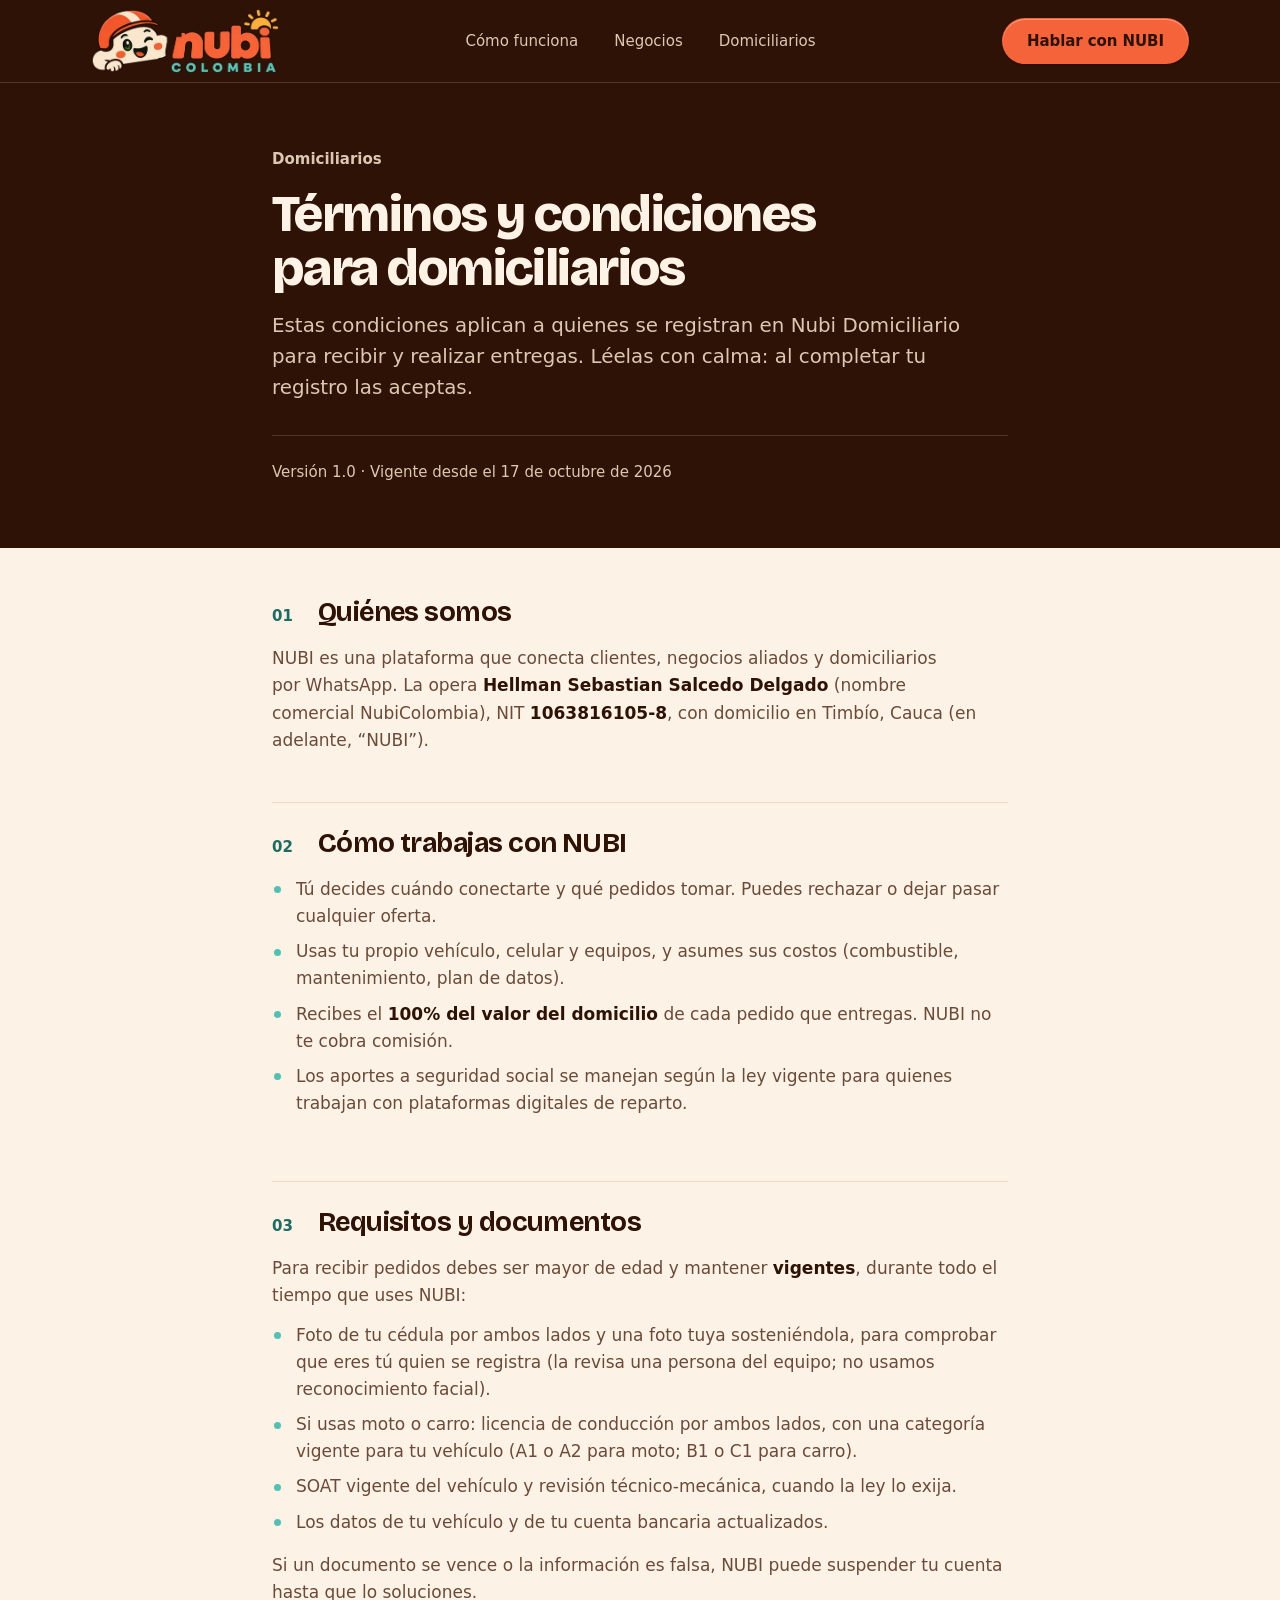
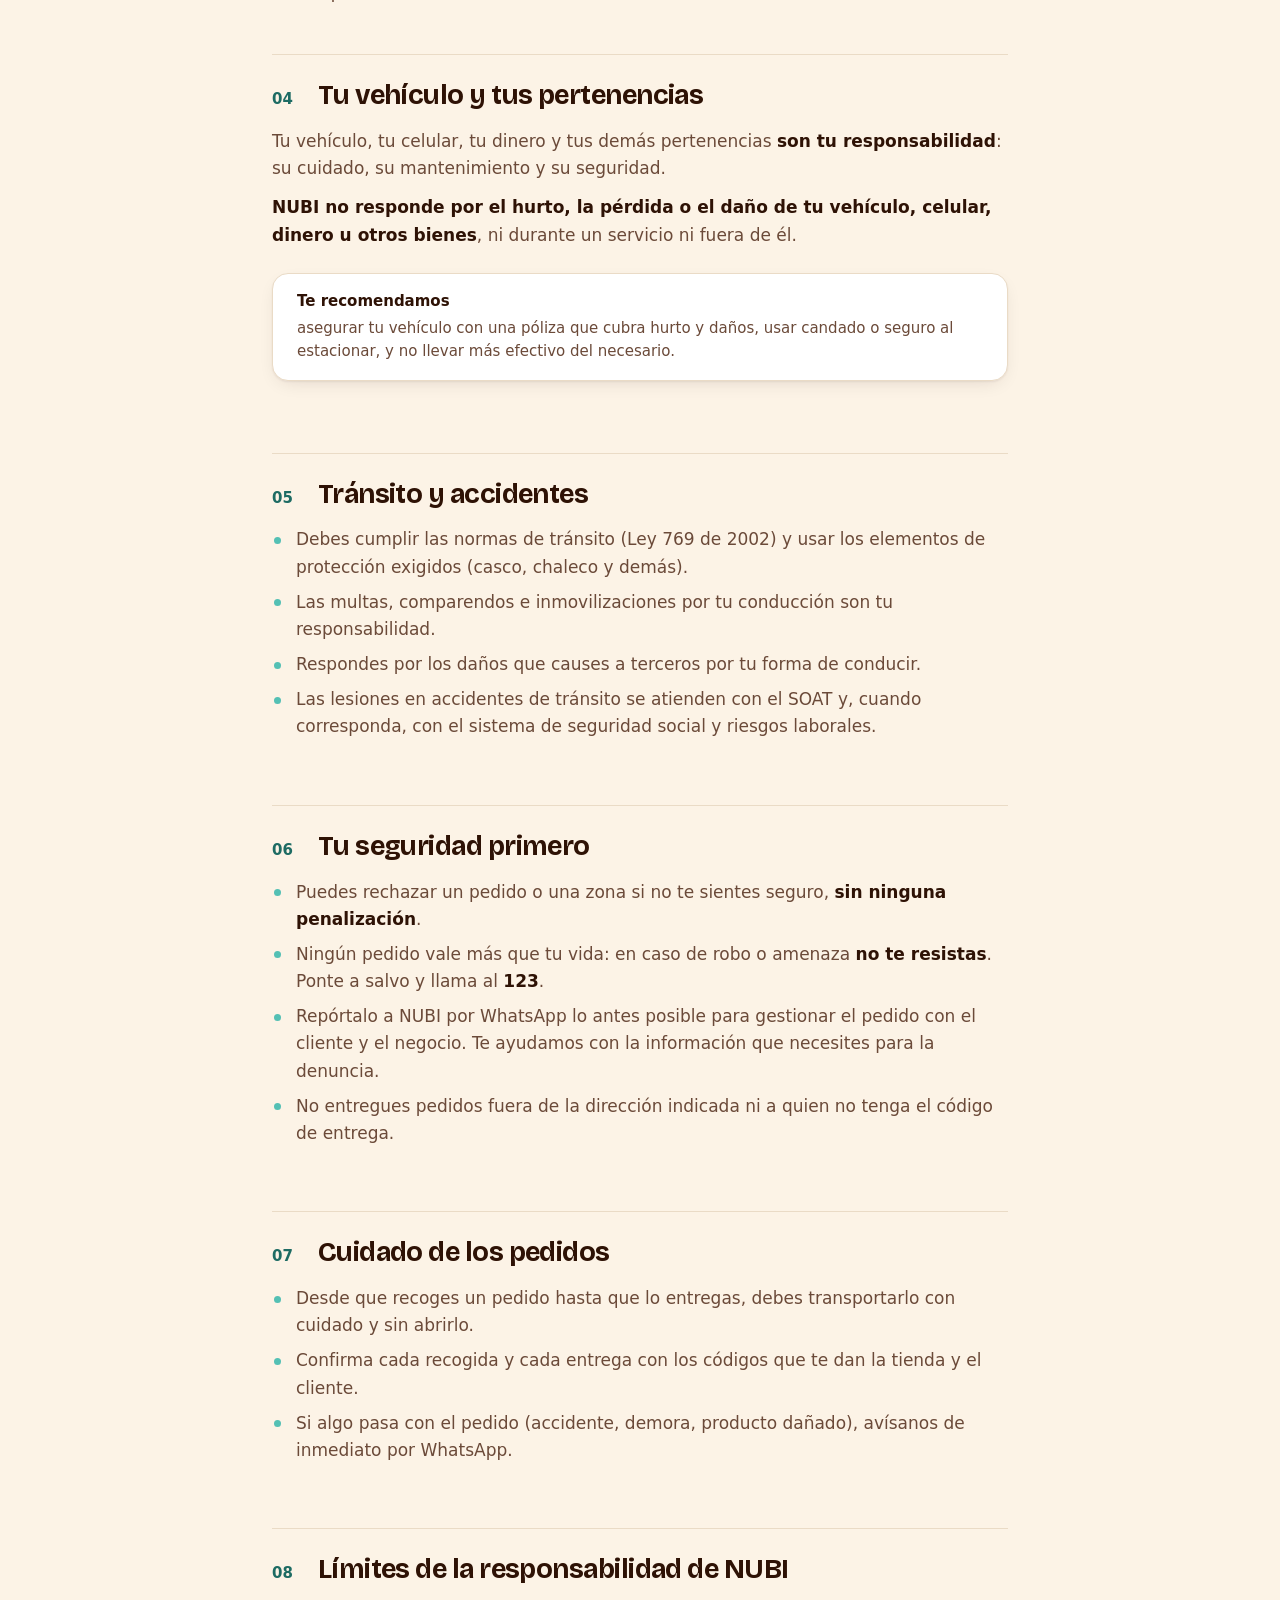
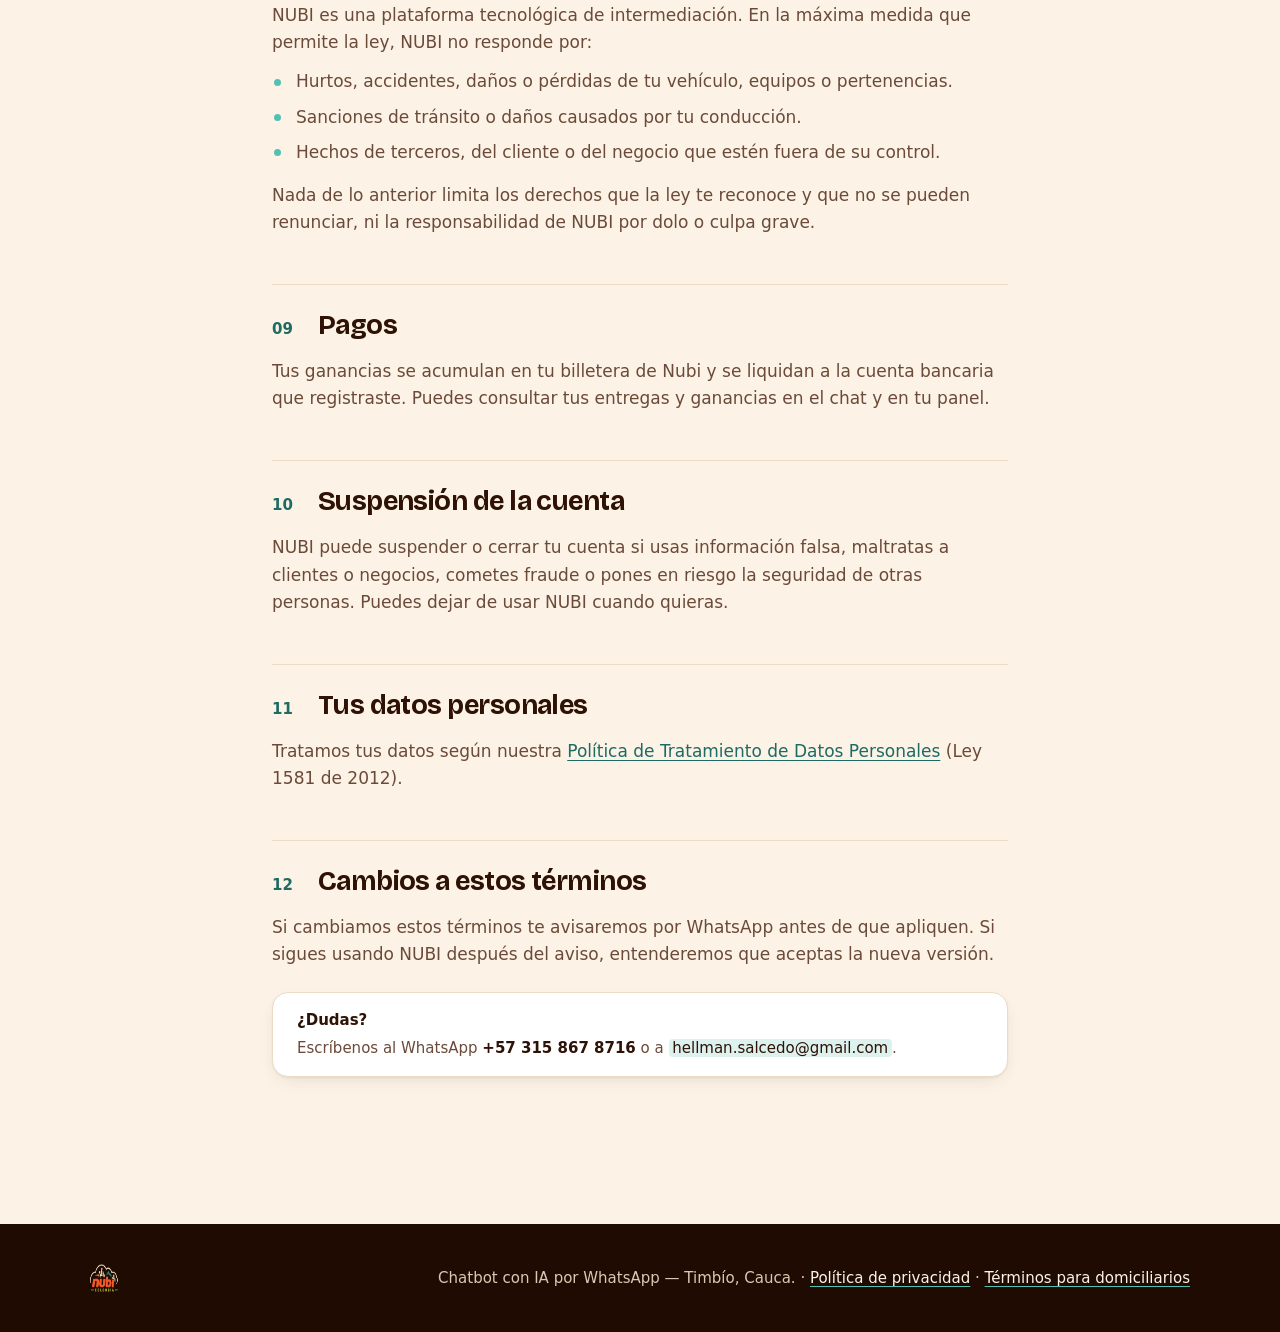
<file: terminos-domiciliarios.html>
<!doctype html>
<html lang="es">
<head>
  <meta charset="UTF-8" />
  <meta name="color-scheme" content="light" />
  <meta name="viewport" content="width=device-width, initial-scale=1.0, viewport-fit=cover" />
  <title>Términos para domiciliarios — NubiColombia</title>
  <meta name="description" content="Términos y condiciones para los domiciliarios que prestan servicios a través de NUBI: requisitos, seguridad, vehículo y pertenencias, responsabilidad y pagos." />
  <link rel="canonical" href="https://web.nubicolombia.com/terminos-domiciliarios" />
  <meta property="og:url" content="https://web.nubicolombia.com/terminos-domiciliarios" />
  <meta property="og:type" content="article" />
  <meta property="og:site_name" content="NubiColombia" />
  <meta property="og:title" content="Términos para domiciliarios — NUBI" />
  <meta property="og:description" content="Requisitos, pagos y condiciones para repartir con NUBI. Te quedas con el 100% del domicilio." />
  <meta property="og:image" content="https://web.nubicolombia.com/assets/og-cover.jpg" />
  <meta property="og:locale" content="es_CO" />
  <meta name="twitter:card" content="summary_large_image" />

  <meta name="theme-color" content="#2E1205" />
  <meta name="nubi-api" content="https://api.nubicolombia.com" />
  <link rel="icon" href="assets/marca/favicon-192.png" sizes="192x192" type="image/png" />
  <link rel="icon" href="assets/favicon-32.png" sizes="32x32" type="image/png" />
  <link rel="apple-touch-icon" href="assets/apple-touch-icon.png" />

  <link rel="preload" href="assets/fonts/bricolage-grotesque-latin-v2.woff2" as="font" type="font/woff2" crossorigin />
  <link rel="stylesheet" href="styles.css" />
  <link rel="stylesheet" href="legal.css" />
</head>
<body>

  <a class="skip-link" href="#contenido">Saltar al contenido</a>

  <nav class="site-nav" aria-label="Principal">
    <div class="nav-inner">
      <a class="logo" href="/">
        <img src="assets/marca/nubi-logo.webp" alt="" width="188" height="64" />
        <span class="sr-only">NUBI</span>
      </a>
      <div class="nav-links">
        <a href="/#como-funciona">Cómo funciona</a>
        <a href="/#negocios">Negocios</a>
        <a href="/#domiciliarios">Domiciliarios</a>
      </div>
      <a class="btn btn-primary btn-small" data-wa-text="Hola, tengo una consulta sobre los términos para domiciliarios" href="#" target="_blank" rel="noopener">Hablar con NUBI</a>
    </div>
  </nav>

  <main id="contenido" tabindex="-1" class="legal" data-cms-page="terminosDomiciliarios">
    <header class="legal-head wrap">
      <p class="legal-eyebrow mono" data-cms="legal.terminosDomiciliarios.eyebrow">Domiciliarios</p>
      <h1 data-cms="legal.terminosDomiciliarios.title">Términos y condiciones para domiciliarios</h1>
      <p class="legal-lede" data-cms="legal.terminosDomiciliarios.lede">Estas condiciones aplican a quienes se registran en Nubi Domiciliario para recibir y realizar entregas. Léelas con calma: al completar tu registro las aceptas.</p>
      <div class="legal-meta">
        <span class="mono" data-cms="legal.terminosDomiciliarios.version">Versión 1.0 · Vigente desde el 17 de octubre de 2026</span>
      </div>
    </header>

    <article class="legal-body wrap" data-cms-legal-body>
<section id="quienes-somos"><h2><span class="num">01</span>Quiénes somos</h2>
<p>NUBI es una plataforma que conecta clientes, negocios aliados y domiciliarios por WhatsApp. La opera <b>Hellman Sebastian Salcedo Delgado</b> (nombre comercial NubiColombia), NIT <b>1063816105-8</b>, con domicilio en Timbío, Cauca (en adelante, “NUBI”).</p>
</section>

<section id="relacion"><h2><span class="num">02</span>Cómo trabajas con NUBI</h2>
<ul>
<li>Tú decides cuándo conectarte y qué pedidos tomar. Puedes rechazar o dejar pasar cualquier oferta.</li>
<li>Usas tu propio vehículo, celular y equipos, y asumes sus costos (combustible, mantenimiento, plan de datos).</li>
<li>Recibes el <b>100% del valor del domicilio</b> de cada pedido que entregas. NUBI no te cobra comisión.</li>
<li>Los aportes a seguridad social se manejan según la ley vigente para quienes trabajan con plataformas digitales de reparto.</li>
</ul>
</section>

<section id="requisitos"><h2><span class="num">03</span>Requisitos y documentos</h2>
<p>Para recibir pedidos debes ser mayor de edad y mantener <b>vigentes</b>, durante todo el tiempo que uses NUBI:</p>
<ul>
<li>Foto de tu cédula por ambos lados y una foto tuya sosteniéndola, para comprobar que eres tú quien se registra (la revisa una persona del equipo; no usamos reconocimiento facial).</li>
<li>Si usas moto o carro: licencia de conducción por ambos lados, con una categoría vigente para tu vehículo (A1 o A2 para moto; B1 o C1 para carro).</li>
<li>SOAT vigente del vehículo y revisión técnico-mecánica, cuando la ley lo exija.</li>
<li>Los datos de tu vehículo y de tu cuenta bancaria actualizados.</li>
</ul>
<p>Si un documento se vence o la información es falsa, NUBI puede suspender tu cuenta hasta que lo soluciones.</p>
</section>

<section id="vehiculo-y-pertenencias"><h2><span class="num">04</span>Tu vehículo y tus pertenencias</h2>
<p>Tu vehículo, tu celular, tu dinero y tus demás pertenencias <b>son tu responsabilidad</b>: su cuidado, su mantenimiento y su seguridad.</p>
<p><b>NUBI no responde por el hurto, la pérdida o el daño de tu vehículo, celular, dinero u otros bienes</b>, ni durante un servicio ni fuera de él.</p>
<aside class="note"><b>Te recomendamos</b> asegurar tu vehículo con una póliza que cubra hurto y daños, usar candado o seguro al estacionar, y no llevar más efectivo del necesario.</aside>
</section>

<section id="transito-y-accidentes"><h2><span class="num">05</span>Tránsito y accidentes</h2>
<ul>
<li>Debes cumplir las normas de tránsito (Ley 769 de 2002) y usar los elementos de protección exigidos (casco, chaleco y demás).</li>
<li>Las multas, comparendos e inmovilizaciones por tu conducción son tu responsabilidad.</li>
<li>Respondes por los daños que causes a terceros por tu forma de conducir.</li>
<li>Las lesiones en accidentes de tránsito se atienden con el SOAT y, cuando corresponda, con el sistema de seguridad social y riesgos laborales.</li>
</ul>
</section>

<section id="seguridad"><h2><span class="num">06</span>Tu seguridad primero</h2>
<ul>
<li>Puedes rechazar un pedido o una zona si no te sientes seguro, <b>sin ninguna penalización</b>.</li>
<li>Ningún pedido vale más que tu vida: en caso de robo o amenaza <b>no te resistas</b>. Ponte a salvo y llama al <b>123</b>.</li>
<li>Repórtalo a NUBI por WhatsApp lo antes posible para gestionar el pedido con el cliente y el negocio. Te ayudamos con la información que necesites para la denuncia.</li>
<li>No entregues pedidos fuera de la dirección indicada ni a quien no tenga el código de entrega.</li>
</ul>
</section>

<section id="pedidos"><h2><span class="num">07</span>Cuidado de los pedidos</h2>
<ul>
<li>Desde que recoges un pedido hasta que lo entregas, debes transportarlo con cuidado y sin abrirlo.</li>
<li>Confirma cada recogida y cada entrega con los códigos que te dan la tienda y el cliente.</li>
<li>Si algo pasa con el pedido (accidente, demora, producto dañado), avísanos de inmediato por WhatsApp.</li>
</ul>
</section>

<section id="responsabilidad"><h2><span class="num">08</span>Límites de la responsabilidad de NUBI</h2>
<p>NUBI es una plataforma tecnológica de intermediación. En la máxima medida que permite la ley, NUBI no responde por:</p>
<ul>
<li>Hurtos, accidentes, daños o pérdidas de tu vehículo, equipos o pertenencias.</li>
<li>Sanciones de tránsito o daños causados por tu conducción.</li>
<li>Hechos de terceros, del cliente o del negocio que estén fuera de su control.</li>
</ul>
<p>Nada de lo anterior limita los derechos que la ley te reconoce y que no se pueden renunciar, ni la responsabilidad de NUBI por dolo o culpa grave.</p>
</section>

<section id="pagos"><h2><span class="num">09</span>Pagos</h2>
<p>Tus ganancias se acumulan en tu billetera de Nubi y se liquidan a la cuenta bancaria que registraste. Puedes consultar tus entregas y ganancias en el chat y en tu panel.</p>
</section>

<section id="suspension"><h2><span class="num">10</span>Suspensión de la cuenta</h2>
<p>NUBI puede suspender o cerrar tu cuenta si usas información falsa, maltratas a clientes o negocios, cometes fraude o pones en riesgo la seguridad de otras personas. Puedes dejar de usar NUBI cuando quieras.</p>
</section>

<section id="datos"><h2><span class="num">11</span>Tus datos personales</h2>
<p>Tratamos tus datos según nuestra <a href="/privacidad">Política de Tratamiento de Datos Personales</a> (Ley 1581 de 2012).</p>
</section>

<section id="cambios"><h2><span class="num">12</span>Cambios a estos términos</h2>
<p>Si cambiamos estos términos te avisaremos por WhatsApp antes de que apliquen. Si sigues usando NUBI después del aviso, entenderemos que aceptas la nueva versión.</p>
<aside class="note"><b>¿Dudas?</b> Escríbenos al WhatsApp <b>+57 315 867 8716</b> o a <mark>hellman.salcedo@gmail.com</mark>.</aside>
</section>
    </article>
  </main>

  <footer class="site-footer legal-footer">
    <div class="wrap footer-inner">
      <a class="logo" href="/">
        <img src="assets/marca/nubi-timbio.webp" alt="" width="220" height="125" loading="lazy" decoding="async" />
          <span class="sr-only">NUBI</span>
      </a>
      <span class="footer-note">Chatbot con IA por WhatsApp — Timbío, Cauca. · <a href="/privacidad">Política de privacidad</a> · <a href="/terminos-domiciliarios">Términos para domiciliarios</a></span>
    </div>
  </footer>

  <script src="script.js"></script>
</body>
</html>
</file>
<file: styles.css>
/* =========================================================================
   NUBI — sitio web
   Crema de fondo, café para la portada, el cierre y el pie; el chat se ve
   como un WhatsApp de verdad: fondo crema, burbujas blancas y turquesa.
   El naranja de fondo es solo para el botón principal. Reglas de color en DESIGN.md.
   ========================================================================= */

@font-face {
  font-family: 'Bricolage Grotesque';
  font-style: normal;
  font-weight: 600 800;
  font-display: swap;
  src: url('assets/fonts/bricolage-grotesque-latin-v2.woff2') format('woff2');
  unicode-range: U+0000-00FF, U+0131, U+0152-0153, U+02BB-02BC, U+02C6, U+02DA, U+02DC, U+0304, U+0308, U+0329, U+2000-206F, U+20AC, U+2122, U+2191, U+2193, U+2212, U+2215, U+FEFF, U+FFFD;
}

:root {
  /* Paleta de marca: sale del logo de NUBI (nube crema con casco naranja) */
  --cafe: #2E1205;         /* fondo de las bandas oscuras y texto principal */
  --crema: #FCF3E6;        /* fondo general */
  --blanco: #FFFFFF;       /* tarjetas sobre crema */
  --naranja: #F5633A;      /* botón principal (con texto café) y "nubi" */
  --turquesa: #54C0B4;     /* acentos sobre café, íconos, píldoras con texto café */
  --turquesa-oscuro: #1D6B63; /* botón secundario y enlaces sobre crema o blanco */
  --amarillo: #FBB039;     /* destellos y detalles, nunca texto sobre claro */

  /* Tonos derivados (no son colores nuevos) */
  --crema-2: #F5E6D0;      /* banda alterna y fondo del chat */
  --cafe-900: #1F0B02;     /* pie de página */
  --cafe-700: #4A2414;     /* superficies elevadas sobre café */
  --turquesa-tinte: #DDF1EE; /* burbuja del cliente */
  --turquesa-suave: #BDE4DE;
  --naranja-hover: #F77E59;
  --naranja-texto: #B53F18; /* naranja como texto sobre crema o blanco (5.2:1) */
  --tinta-2: #6B4A39;      /* texto secundario sobre claro (≥6.4:1) */
  --sobre-cafe: #FCF3E6;   /* texto sobre café */
  --sobre-cafe-2: #DCC8B2; /* texto secundario sobre café (10.7:1) */
  --linea: #EADBC6;
  --linea-fuerte: #D8C2A5;
  --linea-cafe: rgba(252, 243, 230, 0.16);

  /* Tipografía: Bricolage para titulares, la letra del celular para leer */
  --font-display: 'Bricolage Grotesque', system-ui, sans-serif;
  --font-body: system-ui, -apple-system, 'Segoe UI', Roboto, 'Helvetica Neue', Arial, sans-serif;
  --t-xs: 0.8125rem;
  --t-sm: 0.9375rem;
  --t-base: clamp(1rem, 0.97rem + 0.15vw, 1.0625rem);
  --t-lg: clamp(1.0625rem, 1rem + 0.3vw, 1.25rem);
  --t-xl: clamp(1.3125rem, 1.15rem + 0.7vw, 1.75rem);
  --t-2xl: clamp(2rem, 1.4rem + 2.4vw, 3.25rem);
  --t-3xl: clamp(2.5rem, 1.55rem + 4vw, 4.75rem);

  /* Espacio (escala de 4 px) */
  --s-1: 4px;
  --s-2: 8px;
  --s-3: 12px;
  --s-4: 16px;
  --s-5: 24px;
  --s-6: 32px;
  --s-7: 48px;
  --s-8: 64px;
  --s-9: 96px;
  --section-y: clamp(72px, 4.5rem + 4vw, 136px);
  --gutter: clamp(16px, 4vw, 40px);
  --max: 1180px;

  /* Forma y profundidad: sombras teñidas de café, nunca grises */
  --r-xs: 6px;
  --r-sm: 10px;
  --r-md: 16px;
  --r-lg: 24px;
  --r-pill: 999px;
  --shadow-1: 0 1px 2px rgba(46, 18, 5, 0.06), 0 6px 20px -8px rgba(46, 18, 5, 0.16);
  --shadow-2: 0 1px 2px rgba(46, 18, 5, 0.08), 0 16px 40px -16px rgba(46, 18, 5, 0.28);
  --shadow-phone: 0 2px 6px rgba(20, 7, 1, 0.22), 0 32px 64px -24px rgba(20, 7, 1, 0.6);

  /* Movimiento */
  --ease-out: cubic-bezier(0.23, 1, 0.32, 1);
  --ease-in-out: cubic-bezier(0.77, 0, 0.175, 1);
  --dur-1: 160ms;
  --dur-2: 260ms;
  --dur-3: 420ms;

  /* Fondo del chat según dónde esté */
  --chat-bg: var(--crema-2);
}

/* ---------- base ---------- */
*, *::before, *::after { box-sizing: border-box; }
html {
  scroll-behavior: smooth;
  scroll-padding-top: calc(88px + env(safe-area-inset-top, 0px));
  -webkit-text-size-adjust: 100%;
  -webkit-tap-highlight-color: transparent;
  text-size-adjust: 100%;
  background: var(--cafe-900);
}
body {
  margin: 0;
  background: var(--crema);
  color: var(--cafe);
  font-family: var(--font-body);
  font-size: var(--t-base);
  line-height: 1.6;
  -webkit-font-smoothing: antialiased;
  -moz-osx-font-smoothing: grayscale;
  text-rendering: optimizeLegibility;
}
h1, h2, h3 {
  font-family: var(--font-display);
  font-weight: 700;
  line-height: 1.08;
  letter-spacing: -0.02em;
  text-wrap: balance;
  overflow-wrap: break-word;
  margin: 0;
}
p { margin: 0; text-wrap: pretty; overflow-wrap: break-word; }
ul, ol { margin: 0; padding: 0; list-style: none; }
img, svg { display: block; max-width: 100%; }
b, strong { font-weight: 650; }
a { color: var(--turquesa-oscuro); text-underline-offset: 0.2em; text-decoration-thickness: 1px; transition: color var(--dur-1) var(--ease-out), text-decoration-color var(--dur-1) var(--ease-out); }
a:hover { color: var(--cafe); }
button, input { font: inherit; color: inherit; }
a, button, summary, label { touch-action: manipulation; }
/* 16 px en los campos: el iPhone no hace zoom al tocarlos */
input, textarea, select { font-size: max(16px, 1em); }
::selection { background: var(--turquesa); color: var(--cafe); }
:focus { outline: none; }
:focus-visible { outline: 2px solid var(--cafe); outline-offset: 3px; border-radius: var(--r-xs); }
.band-night :focus-visible, .site-nav :focus-visible, .site-footer :focus-visible { outline-color: var(--turquesa); }
main:focus { outline: none; }
html { scrollbar-color: var(--linea-fuerte) var(--crema); }

.sr-only {
  position: absolute; width: 1px; height: 1px; padding: 0; margin: -1px;
  overflow: hidden; clip: rect(0 0 0 0); white-space: nowrap; border: 0;
}
.wrap {
  max-width: var(--max);
  margin: 0 auto;
  /* En horizontal, el contenido no queda bajo la muesca */
  padding: 0 max(var(--gutter), env(safe-area-inset-right, 0px)) 0 max(var(--gutter), env(safe-area-inset-left, 0px));
}

.skip-link {
  position: absolute; left: var(--s-4); top: var(--s-3); z-index: 100;
  padding: var(--s-3) var(--s-4); border-radius: var(--r-sm);
  background: var(--naranja); color: var(--cafe); font-weight: 650; text-decoration: none;
  transform: translateY(-160%);
  transition: transform var(--dur-1) var(--ease-out);
}
.skip-link:focus { transform: none; }

/* ---------- botones ---------- */
.btn {
  display: inline-flex;
  align-items: center;
  justify-content: center;
  gap: var(--s-2);
  min-height: 52px;
  padding: 0 var(--s-6);
  border: 1px solid transparent;
  border-radius: var(--r-pill);
  font-weight: 650;
  font-size: var(--t-base);
  line-height: 1.25;
  letter-spacing: -0.005em;
  text-align: center;
  text-decoration: none;
  overflow-wrap: anywhere;
  cursor: pointer;
  user-select: none;
  -webkit-user-select: none;
  -webkit-touch-callout: none;
  touch-action: manipulation;
  transition:
    background-color var(--dur-1) var(--ease-out),
    border-color var(--dur-1) var(--ease-out),
    color var(--dur-1) var(--ease-out),
    box-shadow var(--dur-2) var(--ease-out),
    transform var(--dur-1) var(--ease-out);
}
.btn:active { transform: scale(0.97); }
.btn-small { min-height: 44px; padding: 0 var(--s-5); font-size: var(--t-sm); }

/* Principal: naranja con texto café (5.6:1). Nunca texto blanco (3.1:1). */
.btn-primary {
  background: var(--naranja);
  color: var(--cafe);
  box-shadow: 0 1px 0 rgba(255, 255, 255, 0.35) inset, 0 1px 2px rgba(20, 7, 1, 0.18);
}
.btn-primary:hover, .btn-primary:focus-visible { color: var(--cafe); }
/* Secundario sobre café: contorno claro */
.btn-ghost { color: var(--sobre-cafe); border-color: rgba(252, 243, 230, 0.32); }
.btn-ghost:active { background: rgba(252, 243, 230, 0.12); }
/* Secundario sobre claro: turquesa oscuro lleno, texto blanco (6.3:1) */
.btn-dark { background: var(--turquesa-oscuro); color: var(--blanco); }
.btn-dark:hover, .btn-dark:focus-visible { color: var(--blanco); }
/* Contorno sobre claro (PDF de las páginas legales) */
.btn-outline { color: var(--turquesa-oscuro); border-color: currentColor; background: transparent; }

@media (hover: hover) and (pointer: fine) {
  .btn-ghost:hover { color: var(--sobre-cafe); border-color: rgba(252, 243, 230, 0.6); background: rgba(252, 243, 230, 0.08); }
  .btn-primary:hover { background: var(--naranja-hover); box-shadow: 0 1px 0 rgba(255, 255, 255, 0.35) inset, 0 8px 20px -8px rgba(20, 7, 1, 0.45); }
  .btn-dark:hover { background: var(--cafe); }
  .btn-outline:hover { color: var(--cafe); background: var(--blanco); }
}

/* ---------- navegación ---------- */
.site-nav {
  position: sticky;
  top: 0;
  z-index: 20;
  background: var(--cafe);
  border-bottom: 1px solid var(--linea-cafe);
  padding-top: env(safe-area-inset-top, 0px);
}
.nav-inner {
  display: flex;
  align-items: center;
  justify-content: space-between;
  gap: var(--s-5);
  max-width: var(--max);
  margin: 0 auto;
  padding: var(--s-2) max(var(--gutter), env(safe-area-inset-right, 0px)) var(--s-2) max(var(--gutter), env(safe-area-inset-left, 0px));
  min-height: 68px;
}
.logo {
  display: inline-flex;
  align-items: center;
  gap: var(--s-2);
  min-height: 44px;
  font-family: var(--font-display);
  font-weight: 800;
  font-size: 1.375rem;
  letter-spacing: -0.03em;
  color: var(--sobre-cafe);
  text-decoration: none;
  flex-shrink: 0;
}
.logo img { border-radius: 50%; background: var(--blanco); padding: 2px; }
.logo:hover { color: var(--sobre-cafe); }
.nav-links { display: flex; gap: var(--s-1); }
.nav-links a {
  display: inline-flex;
  align-items: center;
  min-height: 44px;
  padding: 0 var(--s-4);
  border-radius: var(--r-pill);
  color: var(--sobre-cafe-2);
  font-size: var(--t-sm);
  font-weight: 500;
  white-space: nowrap;
  text-decoration: none;
  transition: color var(--dur-1) var(--ease-out), background-color var(--dur-1) var(--ease-out);
}
.nav-links a[aria-current="true"], .nav-links a:active { color: var(--sobre-cafe); background: rgba(252, 243, 230, 0.08); }
@media (hover: hover) and (pointer: fine) { .nav-links a:hover { color: var(--sobre-cafe); background: rgba(252, 243, 230, 0.08); } }
/* El botón del menú viene del admin: si el texto es largo, se corta en una línea y no aplasta el logo */
.nav-inner > .btn { flex: 0 1 auto; min-width: 0; max-width: 22rem; white-space: nowrap; overflow: hidden; text-overflow: ellipsis; display: block; line-height: 44px; }
@media (max-width: 760px) { .nav-links { display: none; } .nav-inner > .btn { max-width: 60vw; } }

/* ---------- banda café ---------- */
.band-night { background: var(--cafe); color: var(--sobre-cafe); }
.band-night h1, .band-night h2 { color: var(--sobre-cafe); }

/* ---------- portada ---------- */
.hero, .page-hero { padding-left: max(var(--gutter), env(safe-area-inset-left, 0px)); padding-right: max(var(--gutter), env(safe-area-inset-right, 0px)); }
.hero { padding-top: var(--s-8); padding-bottom: var(--section-y); overflow: hidden; }
.hero-inner {
  max-width: var(--max);
  margin: 0 auto;
  display: grid;
  grid-template-columns: minmax(0, 1.08fr) minmax(0, 0.92fr);
  grid-template-areas: "head chat" "copy chat";
  grid-template-rows: auto 1fr;
  column-gap: var(--s-8);
  row-gap: var(--s-5);
  align-items: start;
}
.hero-head { grid-area: head; padding-top: var(--s-5); position: relative; z-index: 1; }
.hero-copy { grid-area: copy; position: relative; z-index: 1; }
.hero-chat { grid-area: chat; align-self: center; position: relative; }
.hero-chat > * { position: relative; z-index: 1; }
.hero h1 {
  font-size: var(--t-3xl);
  font-weight: 800;
  line-height: 0.98;
  letter-spacing: -0.038em;
  max-width: 14ch;
}
/* La línea destacada del titular va en turquesa sobre café (7.9:1) */
.hero h1 em, .page-hero h1 em { font-style: normal; color: var(--turquesa); }
.hero-sub { font-size: var(--t-lg); line-height: 1.55; color: var(--sobre-cafe-2); max-width: 44ch; }
.hero-ctas { display: flex; flex-wrap: wrap; gap: var(--s-3); margin-top: var(--s-6); }
.hero-proof {
  display: flex;
  flex-wrap: wrap;
  gap: var(--s-2) var(--s-5);
  margin-top: var(--s-7);
  padding-top: var(--s-5);
  border-top: 1px solid var(--linea-cafe);
  font-size: var(--t-sm);
  color: var(--sobre-cafe-2);
}
.hero-proof li { display: inline-flex; align-items: center; gap: var(--s-2); }
.hero-proof li::before {
  content: '';
  width: 18px; height: 18px; flex: none;
  border-radius: 50%;
  background: var(--turquesa) url("data:image/svg+xml,%3Csvg xmlns='http://www.w3.org/2000/svg' viewBox='0 0 18 18'%3E%3Cpath d='M5.5 9.2l2.3 2.3 4.7-5' fill='none' stroke='%23164A41' stroke-width='2' stroke-linecap='round' stroke-linejoin='round'/%3E%3C/svg%3E") center / 18px no-repeat;
}
.hero-doors { display: flex; flex-wrap: wrap; gap: 0 var(--s-5); margin-top: var(--s-3); }
.hero-doors a {
  display: inline-flex; align-items: center; min-height: 44px;
  color: var(--sobre-cafe); font-weight: 600; font-size: var(--t-sm);
  text-decoration: underline; text-decoration-color: var(--turquesa); text-decoration-thickness: 2px; text-underline-offset: 6px;
}
.hero-doors a:hover { color: var(--sobre-cafe); text-decoration-color: var(--sobre-cafe); }

/* ---------- chat: un WhatsApp claro en los colores de Nubi ---------- */
.chat {
  max-width: 420px;
  margin-left: auto;
  background: var(--blanco);
  color: var(--cafe);
  border-radius: var(--r-lg);
  box-shadow: var(--shadow-phone);
  overflow: hidden;
  --chat-bg: var(--crema-2);
}
.chat-head {
  display: flex;
  align-items: center;
  gap: var(--s-3);
  padding: var(--s-3) var(--s-4);
  border-bottom: 1px solid var(--linea);
}
.chat-head img { border-radius: 50%; background: var(--crema); padding: 2px; flex: none; }
.chat-id { display: flex; flex-direction: column; line-height: 1.3; min-width: 0; }
.chat-name { font-weight: 650; font-size: var(--t-sm); overflow: hidden; text-overflow: ellipsis; white-space: nowrap; }
.chat-status { display: inline-flex; align-items: center; gap: 6px; font-size: var(--t-xs); color: var(--tinta-2); }
.chat-status::before { content: ''; width: 7px; height: 7px; border-radius: 50%; background: var(--turquesa-oscuro); flex: none; }
.chat-tag {
  margin-left: auto;
  flex: none;
  padding: 2px var(--s-2);
  border: 1px solid var(--linea-fuerte);
  border-radius: var(--r-pill);
  font-size: 0.75rem;
  font-weight: 500;
  letter-spacing: 0.01em;
  color: var(--tinta-2);
  background: var(--blanco);
}
.chat-body {
  display: flex;
  flex-direction: column;
  gap: var(--s-2);
  height: 400px;
  padding: var(--s-4);
  background: var(--chat-bg);
  overflow-y: auto;
  overscroll-behavior: contain;
  scrollbar-width: thin;
  scrollbar-color: var(--linea-fuerte) transparent;
}
/* La conversación descansa sobre el campo de texto, como en un chat real */
.chat-body > :first-child { margin-top: auto; }
.bubble {
  max-width: 86%;
  padding: 9px 13px;
  border-radius: var(--r-md);
  font-size: var(--t-sm);
  line-height: 1.45;
  color: var(--cafe);
  overflow-wrap: anywhere;
  box-shadow: 0 1px 1px rgba(46, 18, 5, 0.08);
}
/* Cliente: tinte turquesa, como el verde de los mensajes propios */
.bubble.in { align-self: flex-end; background: var(--turquesa-tinte); border-bottom-right-radius: var(--r-xs); }
/* NUBI: blanco */
.bubble.out { align-self: flex-start; background: var(--blanco); border-bottom-left-radius: var(--r-xs); }
.code-inline { font-variant-numeric: tabular-nums; letter-spacing: 0.08em; font-weight: 800; color: var(--cafe); }
.option-row { display: flex; flex-wrap: wrap; gap: var(--s-2); align-self: flex-start; max-width: 92%; }
.option {
  display: inline-flex;
  align-items: center;
  min-height: 32px;
  padding: 0 var(--s-3);
  background: var(--blanco);
  border: 1px solid color-mix(in srgb, var(--turquesa-oscuro) 45%, transparent);
  border-radius: var(--r-pill);
  font-size: var(--t-xs);
  font-weight: 650;
  color: var(--turquesa-oscuro);
  overflow-wrap: anywhere;
}

.bubble.typing { display: inline-flex; align-items: center; gap: 4px; align-self: flex-start; padding: 13px 14px; background: var(--blanco); border-bottom-left-radius: var(--r-xs); }
.bubble.typing span { width: 6px; height: 6px; border-radius: 50%; background: var(--turquesa-oscuro); animation: typingDot 1s ease-in-out infinite; }
.bubble.typing span:nth-child(2) { animation-delay: 0.15s; }
.bubble.typing span:nth-child(3) { animation-delay: 0.3s; }
@keyframes typingDot { 0%, 60%, 100% { transform: translateY(0); opacity: 0.4; } 30% { transform: translateY(-3px); opacity: 1; } }

/* Doble check: enviado -> entregado -> leído (data-state desde script.js) */
.ticks { display: inline-flex; position: relative; width: 20px; height: 11px; margin-left: 6px; vertical-align: middle; }
.tick { position: absolute; top: 0; width: 15px; height: 11px; fill: none; stroke: var(--linea-fuerte); stroke-width: 1.8; stroke-linecap: round; stroke-linejoin: round; transition: stroke var(--dur-2) ease, opacity var(--dur-1) ease; }
.tick-1 { left: 0; opacity: 0; }
.tick-2 { left: 5px; }
.ticks[data-state="delivered"] .tick-1, .ticks[data-state="read"] .tick-1 { opacity: 1; }
.ticks[data-state="delivered"] .tick { stroke: var(--tinta-2); }
.ticks[data-state="read"] .tick { stroke: var(--turquesa-oscuro); }

/* Entrada de mensajes del chat de la portada */
.js .chat-body .msg { opacity: 0; transform: translateY(8px) scale(0.98); }
.chat-body .msg { transition: opacity var(--dur-2) var(--ease-out), transform var(--dur-3) var(--ease-out); }
.chat-body .msg.bubble.in { transform-origin: 100% 100%; }
.chat-body .msg.bubble.out, .chat-body .msg.option-row { transform-origin: 0 100%; }
.js .chat-body .msg.show { opacity: 1; transform: none; }
.bubble.typing.leaving { opacity: 0; transform: scale(0.9); transition-duration: var(--dur-1); }

.chat-form {
  display: flex;
  align-items: center;
  gap: var(--s-2);
  padding: var(--s-3);
  border-top: 1px solid var(--linea);
}
.chat-input {
  flex: 1;
  min-width: 0;
  min-height: 48px;
  padding: 0 var(--s-4);
  background: var(--crema);
  border: 1px solid var(--linea);
  border-radius: var(--r-pill);
  font-size: 16px; /* 16 px: el iPhone no hace zoom al tocar */
  color: var(--cafe);
  caret-color: var(--turquesa-oscuro);
  transition: border-color var(--dur-1) var(--ease-out), background-color var(--dur-1) var(--ease-out), box-shadow var(--dur-1) var(--ease-out);
}
.chat-input::placeholder { color: var(--tinta-2); opacity: 1; }
.chat-input:hover { border-color: var(--linea-fuerte); }
.chat-input:focus-visible { outline: none; border-color: var(--turquesa-oscuro); background: var(--blanco); box-shadow: 0 0 0 3px color-mix(in srgb, var(--turquesa) 55%, transparent); }
.chat-send {
  display: inline-flex;
  align-items: center;
  justify-content: center;
  flex: none;
  width: 48px; height: 48px;
  border: 0;
  border-radius: 50%;
  background: var(--cafe);
  color: var(--blanco);
  cursor: pointer;
  touch-action: manipulation;
  transition: background-color var(--dur-1) var(--ease-out), transform var(--dur-1) var(--ease-out);
}
.chat-send:active { transform: scale(0.92); }
.chat-send svg { width: 20px; height: 20px; transition: transform var(--dur-2) var(--ease-out); }
@media (hover: hover) and (pointer: fine) {
  .chat-send:hover { background: var(--cafe-700); }
  .chat-send:hover svg { transform: translateX(2px); }
}
.chat-hint { padding: 0 var(--s-4) var(--s-3); font-size: var(--t-xs); color: var(--tinta-2); }

/* ---------- servicios ---------- */
.services { background: var(--crema); border-bottom: 1px solid var(--linea); }
.services-track {
  display: flex;
  flex-wrap: wrap;
  align-items: center;
  justify-content: center;
  gap: var(--s-2) var(--s-6);
  max-width: var(--max);
  margin: 0 auto;
  padding: var(--s-6) var(--gutter);
  font-family: var(--font-display);
  font-weight: 700;
  font-size: var(--t-xl);
  letter-spacing: -0.025em;
  color: var(--cafe);
}
.services-track > span { overflow-wrap: anywhere; }
.services-track i { width: 7px; height: 7px; border-radius: 50%; background: var(--turquesa); flex: none; }
.services-track > i:last-of-type { display: none; }
.marquee-dup { display: none; }

/* ---------- secciones ---------- */
.section { padding: var(--section-y) 0; }
/* Dos secciones crema seguidas se separan con una línea fina */
.section:not(.section-roles) + .section:not(.section-roles) > .wrap { border-top: 1px solid var(--linea); padding-top: var(--section-y); }
.section:not(.section-roles) + .section:not(.section-roles) { padding-top: 0; }
.section-head { max-width: 42rem; margin-bottom: clamp(40px, 2rem + 2vw, 64px); }
.section-head h2 { font-size: var(--t-2xl); line-height: 1.04; letter-spacing: -0.03em; }
.section-head p { margin-top: var(--s-4); font-size: var(--t-lg); line-height: 1.55; color: var(--tinta-2); max-width: 52ch; }

/* Cómo funciona: tres momentos de una misma conversación */
.steps {
  display: grid;
  grid-template-columns: repeat(3, minmax(0, 1fr));
  gap: var(--s-6);
  counter-reset: step;
}
.step { counter-increment: step; display: grid; grid-row: span 3; grid-template-rows: subgrid; row-gap: 0; }
.moment {
  display: flex;
  flex-direction: column;
  justify-content: center;
  gap: var(--s-2);
  min-height: 184px;
  padding: var(--s-5);
  margin-bottom: var(--s-5);
  background: var(--chat-bg);
  border-radius: var(--r-lg);
}
.moment .bubble { max-width: 92%; }
.step h3 { display: flex; align-items: baseline; gap: var(--s-3); font-size: var(--t-xl); margin-bottom: var(--s-2); }
.step h3::before {
  content: counter(step);
  display: inline-grid;
  place-items: center;
  flex: none;
  width: 28px; height: 28px;
  border-radius: 50%;
  background: var(--turquesa);
  font-family: var(--font-body);
  font-size: var(--t-sm);
  font-weight: 700;
  letter-spacing: 0;
  color: var(--cafe);
  font-variant-numeric: tabular-nums;
  transform: translateY(-3px);
}
.step p { color: var(--tinta-2); max-width: 36ch; }
.steps-note { margin-top: var(--s-6); font-size: var(--t-xs); color: var(--tinta-2); }

/* Código de entrega: talón de pedido */
.moment-code { align-items: center; }
.ticket {
  position: relative;
  display: flex;
  flex-direction: column;
  align-items: center;
  gap: var(--s-1);
  min-width: 200px;
  max-width: 100%;
  padding: var(--s-4) var(--s-6);
  background: var(--blanco);
  color: var(--cafe);
  border-radius: var(--r-md);
  filter: drop-shadow(0 6px 14px rgba(46, 18, 5, 0.14));
  -webkit-mask: radial-gradient(circle 9px at 0 50%, transparent 98%, #000) left / 51% 100% no-repeat,
                radial-gradient(circle 9px at 100% 50%, transparent 98%, #000) right / 51% 100% no-repeat;
          mask: radial-gradient(circle 9px at 0 50%, transparent 98%, #000) left / 51% 100% no-repeat,
                radial-gradient(circle 9px at 100% 50%, transparent 98%, #000) right / 51% 100% no-repeat;
}
.ticket-label {
  width: 100%;
  padding-bottom: var(--s-2);
  border-bottom: 1px dashed var(--linea-fuerte);
  text-align: center;
  font-size: var(--t-xs);
  font-weight: 650;
  color: var(--tinta-2);
}
.ticket-code {
  font-family: var(--font-display);
  font-weight: 800;
  font-size: 2.5rem;
  line-height: 1.1;
  letter-spacing: 0.18em;
  margin-right: -0.18em;
  font-variant-numeric: tabular-nums;
}

/* Banda alterna: crema más profunda (no blanco: el blanco es para tarjetas) */
.section-roles { background: var(--crema-2); --chat-bg: var(--crema); }
/* En la banda alterna, los enlaces van en café con subrayado turquesa oscuro */
.section-roles a:not(.btn) { color: var(--cafe); text-decoration-color: var(--turquesa-oscuro); }
.role { padding: var(--s-8) 0; border-top: 1px solid var(--linea-fuerte); }
.role:first-of-type { padding-top: 0; border-top: 0; }
.role:last-of-type { padding-bottom: 0; }
.role h3 { font-size: clamp(1.625rem, 1.25rem + 1.4vw, 2.375rem); letter-spacing: -0.03em; margin-bottom: var(--s-4); }
.role-list li {
  position: relative;
  padding-left: var(--s-6);
  margin-bottom: var(--s-3);
  color: var(--tinta-2);
  max-width: 52ch;
}
.role-list li::before {
  content: '';
  position: absolute;
  left: 2px; top: 0.62em;
  width: 10px; height: 10px;
  border-radius: 50%;
  background: var(--turquesa);
  box-shadow: 0 0 0 3px color-mix(in srgb, var(--turquesa) 30%, transparent);
}
.role-client .btn { margin-top: var(--s-5); }
.role-split {
  display: grid;
  grid-template-columns: minmax(0, 1fr) minmax(0, 1fr);
  gap: var(--s-8);
  align-items: center;
}
.role-flip .role-copy { order: 2; }
.role-copy .btn { margin-top: var(--s-5); }
.role-fact {
  margin-bottom: var(--s-5);
  font-family: var(--font-display);
  font-weight: 700;
  font-size: var(--t-xl);
  line-height: 1.25;
  letter-spacing: -0.02em;
  color: var(--cafe);
  max-width: 28ch;
}
.role-note { margin-top: var(--s-4); font-size: var(--t-sm); color: var(--tinta-2); max-width: 50ch; }

.screen {
  max-width: 400px;
  margin: 0 auto;
  background: var(--blanco);
  border: 1px solid var(--linea);
  border-radius: var(--r-lg);
  box-shadow: var(--shadow-2);
  overflow: hidden;
  color: var(--cafe);
}
.screen-head {
  display: flex;
  align-items: center;
  gap: var(--s-2);
  padding: var(--s-3) var(--s-4);
  border-bottom: 1px solid var(--linea);
  font-size: var(--t-sm);
  font-weight: 650;
  min-width: 0;
}
.screen-body { display: flex; flex-direction: column; gap: var(--s-2); padding: var(--s-4); background: var(--chat-bg); }
.chat .screen-body { background: var(--crema-2); }

/* Por qué: razones en una lista con reglas, sin tarjetas */
.why-grid {
  display: grid;
  grid-template-columns: repeat(4, minmax(0, 1fr));
  gap: var(--s-6);
}
.why-item { padding-top: var(--s-5); border-top: 2px solid var(--cafe); }
.why-item h3 { font-size: var(--t-lg); line-height: 1.25; margin-bottom: var(--s-2); }
.why-item p { font-size: var(--t-sm); color: var(--tinta-2); }

/* Cierre */
.closing { padding: var(--section-y) 0; overflow: hidden; }
.closing-inner {
  display: grid;
  grid-template-columns: auto minmax(0, 1fr) auto;
  gap: var(--s-7);
  align-items: center;
}
.closing-mascot { width: clamp(200px, 22vw, 300px); height: auto; filter: drop-shadow(0 14px 22px rgba(20, 7, 1, 0.4)); }
.closing-copy h2 { font-size: var(--t-2xl); line-height: 1.04; letter-spacing: -0.03em; margin-bottom: var(--s-6); max-width: 18ch; }
.closing-qr { margin: 0; display: flex; flex-direction: column; align-items: center; gap: var(--s-3); max-width: 172px; text-align: center; }
.closing-qr img { width: 140px; height: 140px; padding: var(--s-2); background: var(--blanco); border-radius: var(--r-md); box-shadow: var(--shadow-phone); }
.closing-qr figcaption { font-size: var(--t-xs); color: var(--sobre-cafe-2); }

/* ---------- pie: café profundo ---------- */
.site-footer {
  padding: var(--s-8) 0 max(var(--s-6), env(safe-area-inset-bottom, 0px));
  background: var(--cafe-900);
  font-size: var(--t-sm);
  color: var(--sobre-cafe-2);
}
.site-footer .logo { color: var(--sobre-cafe); }
.footer-grid {
  display: grid;
  grid-template-columns: 1.2fr 1fr 1.3fr 1fr;
  gap: var(--s-6);
}
.footer-brand p { margin-top: var(--s-2); max-width: 30ch; }
.footer-brand strong { color: var(--sobre-cafe); }
.footer-title {
  font-family: var(--font-body);
  font-size: var(--t-sm);
  font-weight: 650;
  letter-spacing: 0;
  color: var(--sobre-cafe);
  margin-bottom: var(--s-2);
}
.footer-col li { margin-bottom: var(--s-1); line-height: 1.5; overflow-wrap: anywhere; }
.footer-col a {
  display: inline-flex; align-items: center; flex-wrap: wrap; gap: 0 var(--s-2); min-height: 44px;
  color: var(--sobre-cafe-2); text-decoration: none;
}
.footer-col a:hover { color: var(--sobre-cafe); text-decoration: underline; text-decoration-color: var(--turquesa); }
.footer-col a span[data-wa-display] { color: var(--sobre-cafe); font-variant-numeric: tabular-nums; white-space: nowrap; }
.footer-col li:not(:has(a)) { padding: var(--s-2) 0; }
.footer-base { margin-top: var(--s-7); padding-top: var(--s-5); border-top: 1px solid var(--linea-cafe); font-size: var(--t-xs); }

/* ---------- portada: dónde estamos ---------- */
.hero-where { margin-top: var(--s-4); font-size: var(--t-sm); color: var(--sobre-cafe-2); }
.hero-where strong { color: var(--sobre-cafe); font-weight: 650; }

/* ---------- formas de pedir ---------- */
.ways { display: grid; grid-template-columns: repeat(3, minmax(0, 1fr)); gap: var(--s-6); }
.way { display: grid; grid-row: span 3; grid-template-rows: subgrid; row-gap: 0; }
.way h3 { font-size: var(--t-xl); margin-bottom: var(--s-2); }
.way p { color: var(--tinta-2); max-width: 38ch; }

/* Nota de voz: play, onda y duración */
.bubble.voice { display: flex; align-items: center; gap: var(--s-2); min-width: 210px; }
.voice-play { width: 16px; height: 16px; flex: none; fill: var(--cafe); }
.voice-wave { flex: 1; height: 22px; fill: none; stroke: var(--turquesa-oscuro); stroke-width: 2.4; stroke-linecap: round; }
.voice-time { font-size: var(--t-xs); color: var(--tinta-2); font-variant-numeric: tabular-nums; }

/* Arma tu pedido: lista de productos con cantidad */
.pick { background: var(--blanco); border: 1px solid var(--linea); border-radius: var(--r-md); overflow: hidden; font-size: var(--t-sm); color: var(--cafe); box-shadow: 0 1px 1px rgba(46, 18, 5, 0.08); }
.pick-head { padding: var(--s-2) var(--s-3); border-bottom: 1px solid var(--linea); font-weight: 650; font-size: var(--t-xs); color: var(--tinta-2); }
.pick-row { display: grid; grid-template-columns: minmax(0, 1fr) auto 28px; align-items: center; gap: var(--s-3); padding: var(--s-2) var(--s-3); border-bottom: 1px solid var(--linea); }
.pick-row > span:first-child { overflow-wrap: anywhere; }
.pick-row b { font-weight: 650; font-variant-numeric: tabular-nums; }
.pick-qty { display: inline-grid; place-items: center; width: 28px; height: 28px; border-radius: 50%; background: var(--turquesa); color: var(--cafe); font-weight: 700; font-size: var(--t-xs); font-variant-numeric: tabular-nums; }
.pick-row.total { border-bottom: 0; font-weight: 650; background: var(--crema); }

/* ---------- acciones de cada rol ---------- */
.role-actions { display: flex; flex-wrap: wrap; align-items: center; gap: var(--s-3) var(--s-5); margin-top: var(--s-6); }
.role-actions .btn { margin-top: 0; }
.link-more { display: inline-flex; align-items: center; gap: var(--s-2); min-height: 44px; font-weight: 650; text-decoration: none; }
.link-more::after { content: ''; width: 14px; height: 10px; flex: none; background: currentColor;
  -webkit-mask: url("data:image/svg+xml,%3Csvg xmlns='http://www.w3.org/2000/svg' viewBox='0 0 14 10'%3E%3Cpath d='M1 5h11M8 1l4 4-4 4' fill='none' stroke='black' stroke-width='1.8' stroke-linecap='round' stroke-linejoin='round'/%3E%3C/svg%3E") center / contain no-repeat;
          mask: url("data:image/svg+xml,%3Csvg xmlns='http://www.w3.org/2000/svg' viewBox='0 0 14 10'%3E%3Cpath d='M1 5h11M8 1l4 4-4 4' fill='none' stroke='black' stroke-width='1.8' stroke-linecap='round' stroke-linejoin='round'/%3E%3C/svg%3E") center / contain no-repeat;
  transition: transform var(--dur-2) var(--ease-out); }
.link-more:hover { text-decoration: underline; text-decoration-color: var(--turquesa); text-decoration-thickness: 2px; }
@media (hover: hover) and (pointer: fine) { .link-more:hover::after { transform: translateX(4px); } }
.band-night .link-more { color: var(--sobre-cafe); }

/* ---------- preguntas frecuentes ---------- */
.faq-wrap { display: grid; grid-template-columns: minmax(0, 0.8fr) minmax(0, 1.2fr); gap: var(--s-8); align-items: start; }
.faq-wrap .section-head { margin-bottom: 0; position: sticky; top: 104px; }
.faq { border-top: 1px solid var(--linea-fuerte); }
.faq details { border-bottom: 1px solid var(--linea-fuerte); }
.faq summary {
  display: flex; align-items: center; justify-content: space-between; gap: var(--s-4);
  min-height: 64px; padding: var(--s-4) 0; cursor: pointer; list-style: none;
  font-family: var(--font-display); font-weight: 700; font-size: var(--t-lg); line-height: 1.3; letter-spacing: -0.015em;
  overflow-wrap: anywhere;
  touch-action: manipulation;
  transition: color var(--dur-1) var(--ease-out);
}
.faq summary::-webkit-details-marker { display: none; }
.faq summary { -webkit-user-select: none; user-select: none; }
.faq summary:active::after { transform: scale(0.9); }
.faq details[open] summary:active::after { transform: rotate(45deg) scale(0.9); }
.faq summary::after {
  content: ''; flex: none; width: 32px; height: 32px; border-radius: 50%;
  background: var(--turquesa-tinte) url("data:image/svg+xml,%3Csvg xmlns='http://www.w3.org/2000/svg' viewBox='0 0 32 32'%3E%3Cpath d='M16 10v12M10 16h12' fill='none' stroke='%23164A41' stroke-width='2' stroke-linecap='round'/%3E%3C/svg%3E") center / 32px no-repeat;
  transition: transform var(--dur-2) var(--ease-out), background-color var(--dur-1) var(--ease-out);
}
.faq details[open] summary::after { transform: rotate(45deg); background-color: var(--turquesa); }
@media (hover: hover) and (pointer: fine) {
  .faq summary:hover { color: var(--turquesa-oscuro); }
  .faq summary:hover::after { background-color: var(--turquesa-suave); }
}
.faq details p { padding: 0 var(--s-8) var(--s-5) 0; color: var(--tinta-2); max-width: 62ch; }

.footer-where { margin-top: var(--s-2); font-size: var(--t-xs); }

/* =========================================================================
   Páginas de público: negocios y domiciliarios
   ========================================================================= */
.page-hero { padding-top: var(--s-8); padding-bottom: var(--section-y); overflow: hidden; }
.page-hero-inner {
  max-width: var(--max); margin: 0 auto;
  display: grid; grid-template-columns: minmax(0, 1fr) minmax(0, 0.95fr); gap: var(--s-8); align-items: center;
}
.page-hero h1 { font-size: clamp(2.25rem, 1.4rem + 3.2vw, 4rem); font-weight: 800; line-height: 1; letter-spacing: -0.035em; max-width: 19ch; }
.page-hero .hero-sub { margin-top: var(--s-5); }

/* Bloques de función: texto y una pantalla de ejemplo, alternados */
.feature { display: grid; grid-template-columns: minmax(0, 1fr) minmax(0, 1fr); gap: var(--s-8); align-items: center; padding: var(--s-8) 0; border-top: 1px solid var(--linea); }
.feature:first-of-type { border-top: 0; padding-top: 0; }
.feature:last-of-type { padding-bottom: 0; }
.feature-flip .feature-copy { order: 2; }
.feature h3 { font-size: clamp(1.625rem, 1.25rem + 1.4vw, 2.375rem); letter-spacing: -0.03em; margin-bottom: var(--s-4); }
.feature-copy > p { color: var(--tinta-2); max-width: 48ch; margin-bottom: var(--s-5); }
.feature-tag { display: inline-block; margin-top: var(--s-4); padding: 4px var(--s-3); background: var(--turquesa-tinte); border-radius: var(--r-pill); font-size: var(--t-xs); font-weight: 650; color: var(--cafe); }

/* POS de ejemplo: talón de la cuenta de una mesa */
.pos-mock { max-width: 400px; margin: 0 auto; background: var(--blanco); border: 1px solid var(--linea); border-radius: var(--r-lg); box-shadow: var(--shadow-2); overflow: hidden; color: var(--cafe); }
.pos-mock-body { padding: var(--s-4); display: flex; flex-direction: column; gap: var(--s-3); background: var(--chat-bg); }
.tables { display: grid; grid-template-columns: repeat(4, 1fr); gap: var(--s-2); }
.table-dot { display: grid; place-items: center; height: 44px; border-radius: var(--r-sm); border: 1px dashed var(--linea-fuerte); background: var(--blanco); font-family: var(--font-display); font-weight: 700; font-size: var(--t-sm); color: var(--tinta-2); }
.table-dot.busy { border: 1px solid var(--turquesa); background: var(--turquesa); color: var(--cafe); }
.table-dot.paying { border: 1px solid var(--turquesa-oscuro); background: var(--turquesa-oscuro); color: var(--blanco); }
.bill { background: var(--blanco); color: var(--cafe); border-radius: var(--r-md); padding: var(--s-3) var(--s-4); font-size: var(--t-sm); box-shadow: 0 1px 1px rgba(46, 18, 5, 0.08); }
.bill-head { display: flex; justify-content: space-between; gap: var(--s-3); padding-bottom: var(--s-2); margin-bottom: var(--s-2); border-bottom: 1px dashed var(--linea-fuerte); font-weight: 650; }
.bill-row { display: flex; justify-content: space-between; gap: var(--s-3); padding: 2px 0; color: var(--tinta-2); }
.bill-row > span { min-width: 0; overflow-wrap: anywhere; }
.bill-row b { color: var(--cafe); font-weight: 650; font-variant-numeric: tabular-nums; white-space: nowrap; }
.bill-row small { display: block; font-size: var(--t-xs); color: var(--turquesa-oscuro); }
.bill-total { display: flex; justify-content: space-between; gap: var(--s-3); margin-top: var(--s-2); padding-top: var(--s-2); border-top: 1px solid var(--linea); font-family: var(--font-display); font-weight: 800; font-size: var(--t-lg); font-variant-numeric: tabular-nums; }
.pay-split { display: flex; flex-wrap: wrap; gap: var(--s-2); }

/* Ventas del día: barras dibujadas a mano (sin librerías) */
.mini-chart { width: 100%; height: 120px; }
.mini-chart .bar { fill: var(--turquesa-oscuro); }
.mini-chart .bar.past { fill: var(--turquesa-suave); }
.mini-chart .base { stroke: var(--linea-fuerte); stroke-width: 1; }
.mini-legend { display: flex; justify-content: space-between; gap: var(--s-2); font-size: var(--t-xs); color: var(--tinta-2); font-variant-numeric: tabular-nums; }
.stat-line { display: flex; flex-wrap: wrap; align-items: baseline; justify-content: space-between; gap: var(--s-1) var(--s-3); }
.stat-line strong { font-family: var(--font-display); font-weight: 800; font-size: 1.75rem; letter-spacing: -0.02em; font-variant-numeric: tabular-nums; }
.stat-line span { font-size: var(--t-xs); color: var(--tinta-2); }
.stat-line .up { color: var(--cafe); font-weight: 700; background: var(--turquesa-tinte); padding: 1px 6px; border-radius: var(--r-pill); }

/* Lista con check sobre claro */
.check-list li { position: relative; padding-left: var(--s-7); margin-bottom: var(--s-3); color: var(--tinta-2); max-width: 54ch; }
.check-list li::before {
  content: ''; position: absolute; left: 0; top: 0.08em; width: 24px; height: 24px; border-radius: 50%;
  background: var(--turquesa-tinte) url("data:image/svg+xml,%3Csvg xmlns='http://www.w3.org/2000/svg' viewBox='0 0 24 24'%3E%3Cpath d='M7.5 12.2l3 3 6-6.4' fill='none' stroke='%234D774E' stroke-width='2.2' stroke-linecap='round' stroke-linejoin='round'/%3E%3C/svg%3E") center / 24px no-repeat;
}
.section-roles .check-list li::before { background-color: var(--blanco); }
.check-list b { color: var(--cafe); font-weight: 650; }

/* Planes: columnas comparables, en el celular se deslizan */
.plans { display: grid; grid-template-columns: repeat(5, minmax(0, 1fr)); gap: var(--s-3); align-items: stretch; }
.plan {
  position: relative;
  display: flex; flex-direction: column; padding: var(--s-5);
  background: var(--blanco); border: 1px solid var(--linea); border-radius: var(--r-lg);
  box-shadow: var(--shadow-1);
  transition: transform var(--dur-2) var(--ease-out), box-shadow var(--dur-2) var(--ease-out);
}
@media (hover: hover) and (pointer: fine) {
  .plan:hover { transform: translateY(-3px); box-shadow: var(--shadow-2); }
}
.plan.featured { border: 2px solid var(--cafe); }
.plan-name { font-family: var(--font-display); font-weight: 800; font-size: var(--t-xl); letter-spacing: -0.025em; overflow-wrap: anywhere; }
.plan-for { margin-top: var(--s-1); min-height: 4.2em; font-size: var(--t-xs); color: var(--tinta-2); line-height: 1.4; }
.plan-price { margin-top: var(--s-4); font-family: var(--font-display); font-weight: 800; font-size: 1.875rem; letter-spacing: -0.025em; font-variant-numeric: tabular-nums; line-height: 1.1; overflow-wrap: anywhere; }
.plan-price small { display: block; margin-top: 2px; font-family: var(--font-body); font-weight: 400; font-size: var(--t-xs); color: var(--tinta-2); letter-spacing: 0; }
.plan ul { margin-top: var(--s-4); padding-top: var(--s-4); border-top: 1px solid var(--linea); font-size: var(--t-sm); flex: 1; }
.plan li { position: relative; padding-left: var(--s-5); margin-bottom: var(--s-2); color: var(--tinta-2); line-height: 1.45; overflow-wrap: anywhere; }
.plan li::before { content: ''; position: absolute; left: 2px; top: 0.5em; width: 7px; height: 7px; border-radius: 50%; background: var(--turquesa); }
.plan li.lead { padding-left: 0; color: var(--cafe); font-weight: 650; }
.plan li.lead::before { display: none; }
.plans-note { margin-top: var(--s-6); font-size: var(--t-sm); color: var(--tinta-2); max-width: 70ch; }
.plans-note a { font-weight: 650; }

/* Pasos del registro de domiciliario */
.journey { display: grid; grid-template-columns: repeat(4, minmax(0, 1fr)); gap: var(--s-6); counter-reset: j; }
.journey li { counter-increment: j; padding-top: var(--s-5); border-top: 2px solid var(--cafe); }
.journey li::before {
  content: counter(j); display: inline-grid; place-items: center; width: 28px; height: 28px; margin-bottom: var(--s-3);
  border-radius: 50%; background: var(--turquesa); color: var(--cafe);
  font-weight: 700; font-size: var(--t-sm); font-variant-numeric: tabular-nums;
}
.journey h3 { font-size: var(--t-lg); line-height: 1.25; margin-bottom: var(--s-2); }
.journey p { font-size: var(--t-sm); color: var(--tinta-2); }

.big-fact { font-family: var(--font-display); font-weight: 800; font-size: clamp(3.5rem, 2rem + 6vw, 6rem); line-height: 0.9; letter-spacing: -0.04em; color: var(--sobre-cafe); font-variant-numeric: tabular-nums; }
.big-fact-wrap { display: flex; flex-wrap: wrap; align-items: flex-end; gap: var(--s-2) var(--s-4); padding-top: var(--s-5); border-top: 1px solid var(--linea-cafe); }
.big-fact-wrap p { max-width: 24ch; padding-bottom: var(--s-2); color: var(--sobre-cafe-2); }

@media (max-width: 1020px) {
  .plans { grid-template-columns: repeat(5, minmax(248px, 1fr)); overflow-x: auto; overscroll-behavior-x: contain; scroll-snap-type: x mandatory; scroll-padding-inline: var(--gutter); padding: var(--s-2) var(--gutter) var(--s-4); margin-inline: calc(var(--gutter) * -1); scrollbar-width: thin; }
  .plan { scroll-snap-align: start; }
  .journey { grid-template-columns: repeat(2, minmax(0, 1fr)); }
}
@media (max-width: 900px) {
  .ways { grid-template-columns: minmax(0, 1fr); gap: var(--s-7); }
  .way { grid-row: auto; grid-template-rows: none; }
  .faq-wrap { grid-template-columns: minmax(0, 1fr); gap: var(--s-5); }
  .faq-wrap .section-head { position: static; }
  .page-hero-inner { grid-template-columns: minmax(0, 1fr); gap: var(--s-7); }
  .feature { grid-template-columns: minmax(0, 1fr); gap: var(--s-6); padding: var(--s-7) 0; }
  .feature-flip .feature-copy { order: 0; }
}
@media (max-width: 600px) {
  .page-hero { padding-top: var(--s-6); padding-bottom: var(--s-8); }
  .journey { grid-template-columns: minmax(0, 1fr); gap: var(--s-5); }
  .role-actions .btn { width: 100%; }
  .bubble.voice { min-width: 0; }
  .faq details p { padding-right: 0; }
}

/* ---------- contenido del admin de Nubi ---------- */
.announce {
  position: relative; z-index: 60;
  display: flex; flex-wrap: wrap; align-items: center; justify-content: center; gap: var(--s-1) var(--s-4);
  padding: var(--s-3) var(--gutter); text-align: center;
  padding-top: max(var(--s-3), env(safe-area-inset-top, 0px));
  background: var(--cafe-900); color: var(--sobre-cafe);
  font-size: var(--t-sm); line-height: 1.4;
  overflow-wrap: anywhere;
}
.announce mark { background: color-mix(in srgb, var(--turquesa) 28%, transparent); color: inherit; padding: 0 0.2em; border-radius: 4px; }
.announce a { color: var(--sobre-cafe); font-weight: 650; white-space: nowrap; text-decoration-color: var(--turquesa); }
.has-announce .site-nav { padding-top: 0; }
.preview-badge {
  position: fixed; left: 50%; bottom: max(var(--s-4), env(safe-area-inset-bottom, 0px)); transform: translateX(-50%); z-index: 100;
  max-width: calc(100% - 2 * var(--gutter));
  padding: var(--s-2) var(--s-4); border-radius: var(--r-pill);
  background: var(--naranja); color: var(--cafe); font-weight: 650; font-size: var(--t-xs); text-align: center;
  box-shadow: var(--shadow-2);
}

/* ---------- movimiento ----------
   Aparición al hacer scroll (script.js agrega .reveal-on solo si puede
   mostrar todo después: sin JS nada queda oculto). Página de venta,
   explicativa: 600 ms con ease-out fuerte; las burbujas, 420 ms. */
.reveal-on .rv { opacity: 0; transform: translateY(16px); }
.rv { transition: opacity 600ms var(--ease-out), transform 600ms var(--ease-out); }
.rv.is-in { opacity: 1; transform: none; }
.reveal-on .rv-child { opacity: 0; transform: translateY(8px) scale(0.98); }
.rv-child { transition: opacity var(--dur-3) var(--ease-out), transform var(--dur-3) var(--ease-out); }
.bubble.in.rv-child { transform-origin: 100% 100%; }
.bubble.out.rv-child, .option-row.rv-child { transform-origin: 0 100%; }
/* El talón del código se "sella": el momento que prueba la entrega */
.reveal-on .ticket.rv-child { transform: scale(0.94); }
.ticket.rv-child { transition-duration: 500ms; }
.rv.is-in .rv-child { opacity: 1; transform: none; }

/* Preguntas: la respuesta entra suave al abrir */
.faq details[open] p { animation: faqIn var(--dur-2) var(--ease-out); }
@keyframes faqIn { from { opacity: 0; transform: translateY(-4px); } }
/* Donde el navegador lo permite, la altura también se abre (no salta) */
@supports selector(::details-content) {
  :root { interpolate-size: allow-keywords; }
  .faq details::details-content {
    block-size: 0;
    overflow-y: clip;
    transition: block-size var(--dur-2) var(--ease-out), content-visibility var(--dur-2) allow-discrete;
  }
  .faq details[open]::details-content { block-size: auto; }
}

/* ---------- responsive ---------- */
@media (max-width: 1020px) {
  .why-grid { grid-template-columns: repeat(2, minmax(0, 1fr)); }
  .footer-grid { grid-template-columns: 1fr 1fr; }
  .closing-inner { grid-template-columns: auto minmax(0, 1fr); }
  .closing-qr { display: none; }
}

@media (max-width: 900px) {
  .hero { padding-top: var(--s-6); padding-bottom: var(--s-8); }
  .hero-inner {
    grid-template-columns: minmax(0, 1fr);
    grid-template-areas: "head" "chat" "copy";
    grid-template-rows: none;
    row-gap: var(--s-6);
  }
  .hero-head { padding-top: 0; }
  .chat { margin: 0 auto; }
  .chat-body { height: 400px; }
  .steps { grid-template-columns: minmax(0, 1fr); gap: var(--s-7); }
  .step { grid-row: auto; grid-template-rows: none; grid-template-columns: minmax(0, 1fr) minmax(0, 1fr); column-gap: var(--s-6); align-items: center; }
  .step .moment { grid-row: span 2; margin-bottom: 0; min-height: 0; }
  .role-split { grid-template-columns: minmax(0, 1fr); gap: var(--s-6); }
  .role-flip .role-copy { order: 0; }
}

@media (max-width: 600px) {
  .hero h1 { font-size: clamp(2.25rem, 10.5vw, 3rem); max-width: none; }
  .chat-body { height: 300px; padding: var(--s-3); }
  .msg-extra { display: none !important; }
  .step { display: block; }
  .step .moment { margin-bottom: var(--s-4); }
  .hero-ctas .btn { flex: 1 1 100%; }
  .hero-proof { flex-direction: column; margin-top: var(--s-6); }
  .role-client .btn, .role-copy .btn, .closing-copy .btn { width: 100%; }
  .closing-inner { grid-template-columns: minmax(0, 1fr); gap: var(--s-5); text-align: left; }
  .closing-mascot { width: 220px; }
  .why-grid { grid-template-columns: minmax(0, 1fr); gap: var(--s-5); }
  .footer-grid { grid-template-columns: minmax(0, 1fr); gap: var(--s-5); }
  .services-track { justify-content: flex-start; gap: var(--s-2) var(--s-4); padding-block: var(--s-5); font-size: var(--t-lg); }
  .role { padding: var(--s-7) 0; }
}

@media (hover: none) {
  .btn:hover, .chat-send:hover { transform: none; }
}

@media (prefers-reduced-motion: reduce) {
  html { scroll-behavior: auto; }
  *, *::before, *::after { transition-duration: 1ms !important; animation-duration: 1ms !important; animation-iteration-count: 1 !important; }
  .bubble.typing span { animation: none; opacity: 0.8; }
  .btn:active, .chat-send:active { transform: none; }
  /* Menos movimiento, no cero: las apariciones quedan como un fundido corto, sin desplazamiento */
  .reveal-on .rv, .reveal-on .rv-child, .reveal-on .ticket.rv-child { transform: none !important; }
  .reveal-on .rv, .reveal-on .rv-child { transition: opacity 300ms ease !important; transition-delay: 0ms !important; }
  .faq details[open] p { animation: none; }
}

/* =========================================================================
   Portada viva
   Un solo momento de autor: la conversación. El titular entra palabra por
   palabra, el chat aterriza, NUBI se asoma y saluda, y la conversación se
   escribe sola. Al bajar, los tres pasos se encienden con el scroll.
   Todo es transform, opacity y filter; sin librerías.
   ========================================================================= */

/* Menú: banda café arriba; al bajar, cápsula flotante con vidrio */
.site-nav { padding-inline: var(--s-2); transition: background-color var(--dur-3) var(--ease-out), border-color var(--dur-3) var(--ease-out); }
.nav-inner {
  border: 1px solid transparent;
  border-radius: var(--r-pill);
  transition: background-color var(--dur-3) var(--ease-out), border-color var(--dur-3) var(--ease-out), box-shadow var(--dur-3) var(--ease-out), transform var(--dur-3) var(--ease-out);
}
.site-nav.is-floating { background: transparent; border-bottom-color: transparent; }
.site-nav.is-floating .nav-inner {
  background: color-mix(in srgb, var(--cafe) 90%, transparent);
  border-color: var(--linea-cafe);
  box-shadow: 0 2px 6px rgba(20, 7, 1, 0.18), 0 18px 40px -18px rgba(20, 7, 1, 0.55);
  transform: translateY(8px);
}
@supports (backdrop-filter: blur(1px)) {
  .site-nav.is-floating .nav-inner { background: color-mix(in srgb, var(--cafe) 92%, transparent); backdrop-filter: blur(18px) saturate(1.4); -webkit-backdrop-filter: blur(18px) saturate(1.4); }
}
.logo img { width: auto; height: 64px; border-radius: 0; background: none; padding: 0; }
@media (max-width: 600px) {
  .site-nav .logo img { height: 50px; }
  .site-nav { padding-inline: 0; }
  .nav-inner { gap: var(--s-3); }
  .nav-inner > .btn-small { padding-inline: 20px; }
}
.site-footer .logo img { height: auto; width: 220px; max-width: 100%; }
/* Cara de NUBI en el chat: sobre un círculo crema, como foto de perfil */
.chat-head img { width: 40px; height: 40px; object-fit: contain; object-position: 50% 30%; border-radius: 50%; background: var(--crema-2); padding: 3px 2px 0; }

/* Fondo del titular: luz que respira detrás del texto y una trama de puntos */
.hero, .page-hero { position: relative; isolation: isolate; }
.hero::before, .page-hero::before {
  content: '';
  position: absolute;
  inset: -25% -15%;
  z-index: -2;
  pointer-events: none;
  background:
    radial-gradient(32% 38% at 80% 34%, rgba(84, 192, 180, 0.14), transparent 70%),
    radial-gradient(42% 48% at 6% 96%, rgba(245, 99, 58, 0.2), transparent 70%),
    radial-gradient(30% 34% at 96% 0%, rgba(251, 176, 57, 0.1), transparent 70%),
    radial-gradient(38% 42% at 46% 4%, rgba(74, 36, 20, 0.95), transparent 70%);
  animation: aurora 20s var(--ease-in-out) infinite alternate;
}
.hero::after, .page-hero::after {
  content: '';
  position: absolute;
  inset: 0;
  z-index: -1;
  pointer-events: none;
  background-image: radial-gradient(rgba(252, 243, 230, 0.09) 1px, transparent 1.4px);
  background-size: 26px 26px;
  -webkit-mask-image: radial-gradient(70% 80% at 70% 35%, #000 0%, transparent 75%);
  mask-image: radial-gradient(70% 80% at 70% 35%, #000 0%, transparent 75%);
}
@keyframes aurora { to { transform: translate3d(-5%, 4%, 0) scale(1.1) rotate(3deg); } }

/* Luz que sigue al mouse (solo con mouse; script.js la mueve) */
.hero-glow {
  position: absolute;
  left: 0; top: 0;
  z-index: -1;
  width: 560px; height: 560px;
  margin: -280px 0 0 -280px;
  border-radius: 50%;
  background: radial-gradient(closest-side, rgba(84, 192, 180, 0.13), transparent);
  pointer-events: none;
  opacity: 0;
  transition: opacity 700ms var(--ease-out);
}
.hero.has-pointer .hero-glow { opacity: 1; }

/* NUBI se asoma por encima del chat y se agarra del borde */
.hero-chat { padding-top: 118px; }
.hero-chat > .bot {
  position: absolute;
  z-index: 2;
  top: 0;
  right: clamp(8px, 8%, 48px);
  width: 250px;
  pointer-events: none;
}
.bot-img { width: 100%; height: auto; filter: drop-shadow(0 10px 18px rgba(20, 7, 1, 0.35)); }
/* Mientras "escribe" se balancea; cuando el código queda leído, salta */
.bot[data-talk] .bot-img { animation: botTalk 380ms ease-in-out infinite alternate; }
.bot[data-happy] .bot-img { animation: botHappy 700ms var(--ease-out); }
@keyframes botTalk { from { transform: rotate(-1.5deg); } to { transform: translateY(-3px) rotate(1.5deg); } }
@keyframes botHappy { 35% { transform: translateY(-14px) rotate(-3deg); } 70% { transform: translateY(2px); } }

/* Los tres pasos: un riel que se enciende al bajar */
.steps-rail {
  position: relative;
  display: grid;
  grid-template-columns: repeat(3, minmax(0, 1fr));
  gap: var(--s-6);
  margin-bottom: var(--s-5);
  view-timeline: --rail;
}
.rail-line {
  position: absolute;
  top: 50%;
  left: 18px;
  right: calc((100% - 2 * var(--s-6)) / 3 - 18px);
  height: 2px;
  margin-top: -1px;
  background: var(--linea-fuerte);
  border-radius: 2px;
  overflow: hidden;
}
.rail-fill { position: absolute; inset: 0; background: var(--turquesa-oscuro); transform-origin: 0 50%; }
.rail-node {
  position: relative;
  display: inline-grid;
  place-items: center;
  width: 36px; height: 36px;
  border-radius: 50%;
  border: 2px solid var(--turquesa);
  background: var(--turquesa);
  color: var(--cafe);
  font-weight: 700;
  font-size: var(--t-sm);
  font-variant-numeric: tabular-nums;
}
.steps-rail + .steps .step h3::before { display: none; }

/* Titular: las palabras suben desde su línea, con un desenfoque que se aclara */
.hero h1 .w { display: inline-block; overflow: clip; padding: 0.12em 0 0.16em; margin: -0.12em 0 -0.16em; vertical-align: top; }
.hero h1 .w > span { display: inline-block; }

@media (prefers-reduced-motion: no-preference) {
  /* Si script.js no llega a partir el titular, aparece igual a los 1,2 s */
  .js .hero h1:not(.is-split) { opacity: 0; animation: showNow 1ms 1.2s forwards; }
  @keyframes showNow { to { opacity: 1; } }
  .hero h1 .w > span { animation: wordUp 1000ms var(--ease-out) both; animation-delay: calc(var(--i) * 65ms + 60ms); }
  @keyframes wordUp { from { transform: translateY(108%) rotate(4deg); filter: blur(8px); opacity: 0; } }

  .js .hero-copy > * { animation: rise 900ms var(--ease-out) both; }
  .js .hero-copy > :nth-child(1) { animation-delay: 420ms; }
  .js .hero-copy > :nth-child(2) { animation-delay: 500ms; }
  .js .hero-copy > :nth-child(3) { animation-delay: 580ms; }
  .js .hero-copy > :nth-child(4) { animation-delay: 640ms; }
  .js .hero-copy > :nth-child(n+5) { animation-delay: 700ms; }
  @keyframes rise { from { opacity: 0; transform: translateY(18px); } }

  .js .hero-chat > .chat { animation: chatIn 1100ms var(--ease-out) 180ms both; transform-origin: 50% 100%; }
  @keyframes chatIn { from { opacity: 0; transform: perspective(1400px) rotateX(16deg) translateY(56px) scale(0.95); } }

  /* NUBI sube desde detrás del chat con un pequeño rebote */
  .js .hero-chat > .bot { animation: botPeek 850ms cubic-bezier(0.34, 1.4, 0.64, 1) 1050ms both; clip-path: inset(-40% -40% 0 -40%); }
  @keyframes botPeek { from { transform: translateY(70%); opacity: 0; } 30% { opacity: 1; } }

  .js .hero-glow { transition: opacity 700ms var(--ease-out); }

  /* Riel de los pasos ligado al scroll (donde el navegador lo permite; si no, queda encendido) */
  @supports (animation-timeline: view()) {
    .rail-fill { animation: railFill linear both; animation-timeline: --rail; animation-range: entry 100% cover 52%; }
    .rail-node { animation: nodeOn linear both; animation-timeline: --rail; animation-range: entry 100% cover 52%; }
    .rail-node.n1 { animation-name: nodeOn1; }
    .rail-node.n2 { animation-name: nodeOn2; }
    .rail-node.n3 { animation-name: nodeOn3; }
    @keyframes railFill { from { transform: scaleX(0); } to { transform: scaleX(1); } }
    @keyframes nodeOn1 { 0% { background: var(--crema); border-color: var(--linea-fuerte); color: var(--tinta-2); transform: scale(0.9); } 6%, 100% { background: var(--turquesa); border-color: var(--turquesa); color: var(--cafe); transform: none; } }
    @keyframes nodeOn2 { 0%, 46% { background: var(--crema); border-color: var(--linea-fuerte); color: var(--tinta-2); transform: scale(0.9); } 52% { transform: scale(1.12); } 58%, 100% { background: var(--turquesa); border-color: var(--turquesa); color: var(--cafe); transform: none; } }
    @keyframes nodeOn3 { 0%, 90% { background: var(--crema); border-color: var(--linea-fuerte); color: var(--tinta-2); transform: scale(0.9); } 95% { transform: scale(1.12); } 100% { background: var(--turquesa); border-color: var(--turquesa); color: var(--cafe); transform: none; } }
  }
}

@media (max-width: 900px) {
  .hero-chat { padding-top: 96px; }
  .hero-chat > .bot { width: 200px; right: calc(50% - 100px); }
  .steps-rail { display: none; }
  .steps-rail + .steps .step h3::before { display: inline-grid; }
  .hero-glow { display: none; }
}

@media (prefers-reduced-motion: reduce) {
  .hero::before, .page-hero::before { animation: none !important; }
  .bot[data-talk] .bot-img, .bot[data-happy] .bot-img { animation: none !important; }
  .site-nav.is-floating .nav-inner { transform: none; }
}
</file>
<file: legal.css>
/* =========================================================================
   NUBI — páginas legales (privacidad y términos para domiciliarios)
   Se cargan después de styles.css: usan sus colores, letras y botones.
   Aquí solo va lo propio de un documento largo para leer con calma.
   ========================================================================= */

.legal { padding-bottom: var(--section-y); }

/* Cabecera del documento: banda café, como la portada */
.legal-head {
  max-width: none;
  padding: var(--s-8) max(var(--gutter), env(safe-area-inset-right, 0px)) var(--s-8) max(var(--gutter), env(safe-area-inset-left, 0px));
  background: var(--cafe);
  color: var(--sobre-cafe);
}
.legal-head > * { max-width: 46rem; margin-inline: auto; }
.legal-eyebrow {
  display: inline-flex;
  margin-bottom: var(--s-4);
  font-size: var(--t-sm);
  font-weight: 650;
  color: var(--sobre-cafe-2);
}
.legal-head > .legal-eyebrow { display: block; }
.legal-head h1 {
  font-size: clamp(2rem, 1.4rem + 2.6vw, 3.25rem);
  font-weight: 800;
  line-height: 1.04;
  letter-spacing: -0.03em;
  color: var(--sobre-cafe);
}
.legal-lede { margin-top: var(--s-4); font-size: var(--t-lg); line-height: 1.55; color: var(--sobre-cafe-2); }
.legal-meta {
  display: flex;
  flex-wrap: wrap;
  align-items: center;
  justify-content: space-between;
  gap: var(--s-3) var(--s-5);
  margin-top: var(--s-6);
  padding-top: var(--s-5);
  border-top: 1px solid var(--linea-cafe);
  font-size: var(--t-sm);
  color: var(--sobre-cafe-2);
  font-variant-numeric: tabular-nums;
}
/* Sobre café, el botón de contorno va claro */
.legal-head .btn-outline { color: var(--sobre-cafe); border-color: rgba(252, 243, 230, 0.4); }
@media (hover: hover) and (pointer: fine) {
  .legal-head .btn-outline:hover { color: var(--sobre-cafe); background: rgba(252, 243, 230, 0.08); border-color: rgba(252, 243, 230, 0.7); }
}
.legal-quick { margin-top: var(--s-4); font-size: var(--t-sm); color: var(--sobre-cafe-2); }
.legal-quick a { color: var(--sobre-cafe); font-weight: 650; text-decoration-color: var(--turquesa); text-decoration-thickness: 2px; text-underline-offset: 5px; }
.legal-quick a:hover { color: var(--sobre-cafe); text-decoration-color: currentColor; }
.mono { font-variant-numeric: tabular-nums; }

/* Cuerpo: una columna de lectura de unos 70 caracteres */
.legal-body,
.legal > section {
  max-width: calc(46rem + 2 * var(--gutter));
  margin-inline: auto;
  padding-inline: var(--gutter);
}
.legal-body { padding-top: var(--s-7); }
.legal section { padding-top: var(--s-7); scroll-margin-top: 88px; }
.legal-body > section:first-child { padding-top: 0; }
.legal section h2 {
  display: flex;
  align-items: baseline;
  gap: var(--s-3);
  margin-bottom: var(--s-4);
  padding-top: var(--s-5);
  border-top: 1px solid var(--linea);
  font-size: var(--t-xl);
  line-height: 1.2;
  letter-spacing: -0.02em;
}
.legal-body > section:first-child h2 { border-top: 0; padding-top: 0; }
/* El número del capítulo sí informa: es la referencia legal */
.legal section h2 .num {
  flex: none;
  min-width: 2.25em;
  font-family: var(--font-body);
  font-size: var(--t-sm);
  font-weight: 700;
  letter-spacing: 0;
  color: var(--turquesa-oscuro);
  font-variant-numeric: tabular-nums;
}
.legal section h3 { margin: var(--s-5) 0 var(--s-2); font-size: var(--t-lg); line-height: 1.3; }
.legal section p,
.legal section li { color: var(--tinta-2); max-width: 70ch; }
.legal section p + p { margin-top: var(--s-3); }
.legal section b { color: var(--cafe); }
.legal section ul, .legal section ol { margin: var(--s-3) 0 var(--s-4); }
.legal section ul li { position: relative; padding-left: var(--s-5); margin-bottom: var(--s-2); }
.legal section ul li::before { content: ''; position: absolute; left: 2px; top: 0.62em; width: 7px; height: 7px; border-radius: 50%; background: var(--turquesa); }
.legal section ol { counter-reset: paso; }
.legal section ol li { counter-increment: paso; position: relative; padding-left: var(--s-7); margin-bottom: var(--s-3); }
.legal section ol li::before {
  content: counter(paso); position: absolute; left: 0; top: 0;
  display: inline-grid; place-items: center; width: 26px; height: 26px; border-radius: 50%;
  background: var(--turquesa); color: var(--cafe); font-weight: 700; font-size: var(--t-xs); font-variant-numeric: tabular-nums;
}
.legal mark { background: var(--turquesa-tinte); color: var(--cafe); padding: 0 0.25em; border-radius: 4px; overflow-wrap: anywhere; }
.legal a { overflow-wrap: anywhere; }

/* Notas destacadas: tarjeta blanca, sin franja de color al lado */
.legal .note {
  display: block;
  margin: var(--s-5) 0;
  padding: var(--s-4) var(--s-5);
  background: var(--blanco);
  border: 1px solid var(--linea);
  border-radius: var(--r-md);
  box-shadow: var(--shadow-1);
  color: var(--tinta-2);
  font-size: var(--t-sm);
  line-height: 1.55;
}
.legal .note b:first-child { display: block; margin-bottom: var(--s-1); color: var(--cafe); }

/* Tablas: se deslizan de lado en el celular */
.legal .table-scroll {
  margin: var(--s-4) 0 var(--s-5);
  overflow-x: auto;
  overscroll-behavior-x: contain;
  background: var(--blanco);
  border: 1px solid var(--linea);
  border-radius: var(--r-md);
  box-shadow: var(--shadow-1);
  scrollbar-width: thin;
}
.legal table { width: 100%; min-width: 520px; border-collapse: collapse; font-size: var(--t-sm); line-height: 1.5; }
.legal th, .legal td { padding: var(--s-3) var(--s-4); text-align: left; vertical-align: top; border-bottom: 1px solid var(--linea); }
.legal th { background: var(--crema); font-weight: 650; color: var(--cafe); white-space: nowrap; }
.legal td { color: var(--tinta-2); overflow-wrap: anywhere; }
.legal td:first-child { color: var(--cafe); font-weight: 600; min-width: 9rem; }
.legal tr:last-child td { border-bottom: 0; }

/* Pie corto de las páginas legales */
.legal-footer { padding-top: var(--s-6); }
.footer-inner {
  display: flex;
  flex-wrap: wrap;
  align-items: center;
  justify-content: space-between;
  gap: var(--s-3) var(--s-5);
}
.footer-note { font-size: var(--t-sm); color: var(--sobre-cafe-2); }
.footer-note a { color: var(--sobre-cafe); text-decoration-color: var(--turquesa); }
.footer-note a:hover { color: var(--sobre-cafe); text-decoration-color: currentColor; }
.footer-inner .logo img { width: 28px; height: 28px; }

@media (max-width: 600px) {
  .legal-head { padding-top: var(--s-6); padding-bottom: var(--s-7); }
  .legal-meta { flex-direction: column; align-items: stretch; }
  .legal-meta .btn { width: 100%; }
  .legal section h2 { flex-direction: column; gap: var(--s-1); }
}
</file>
